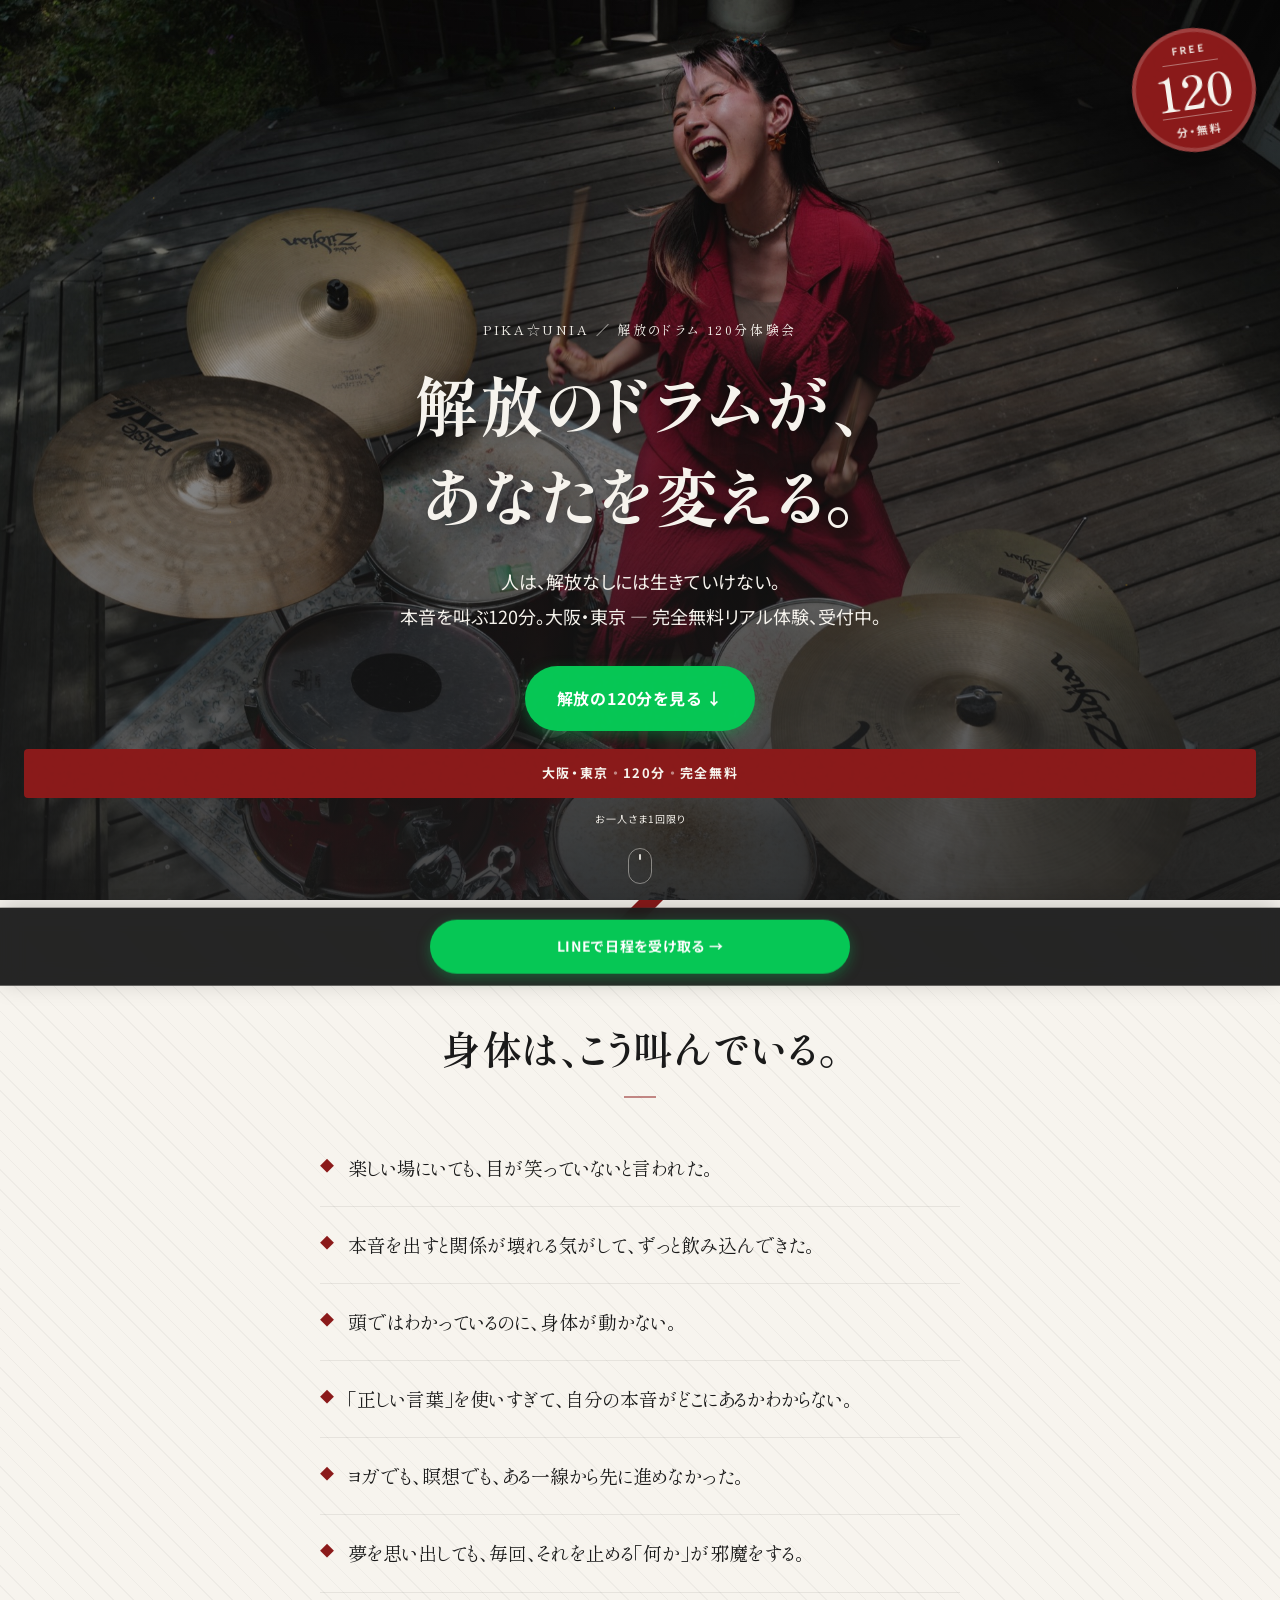
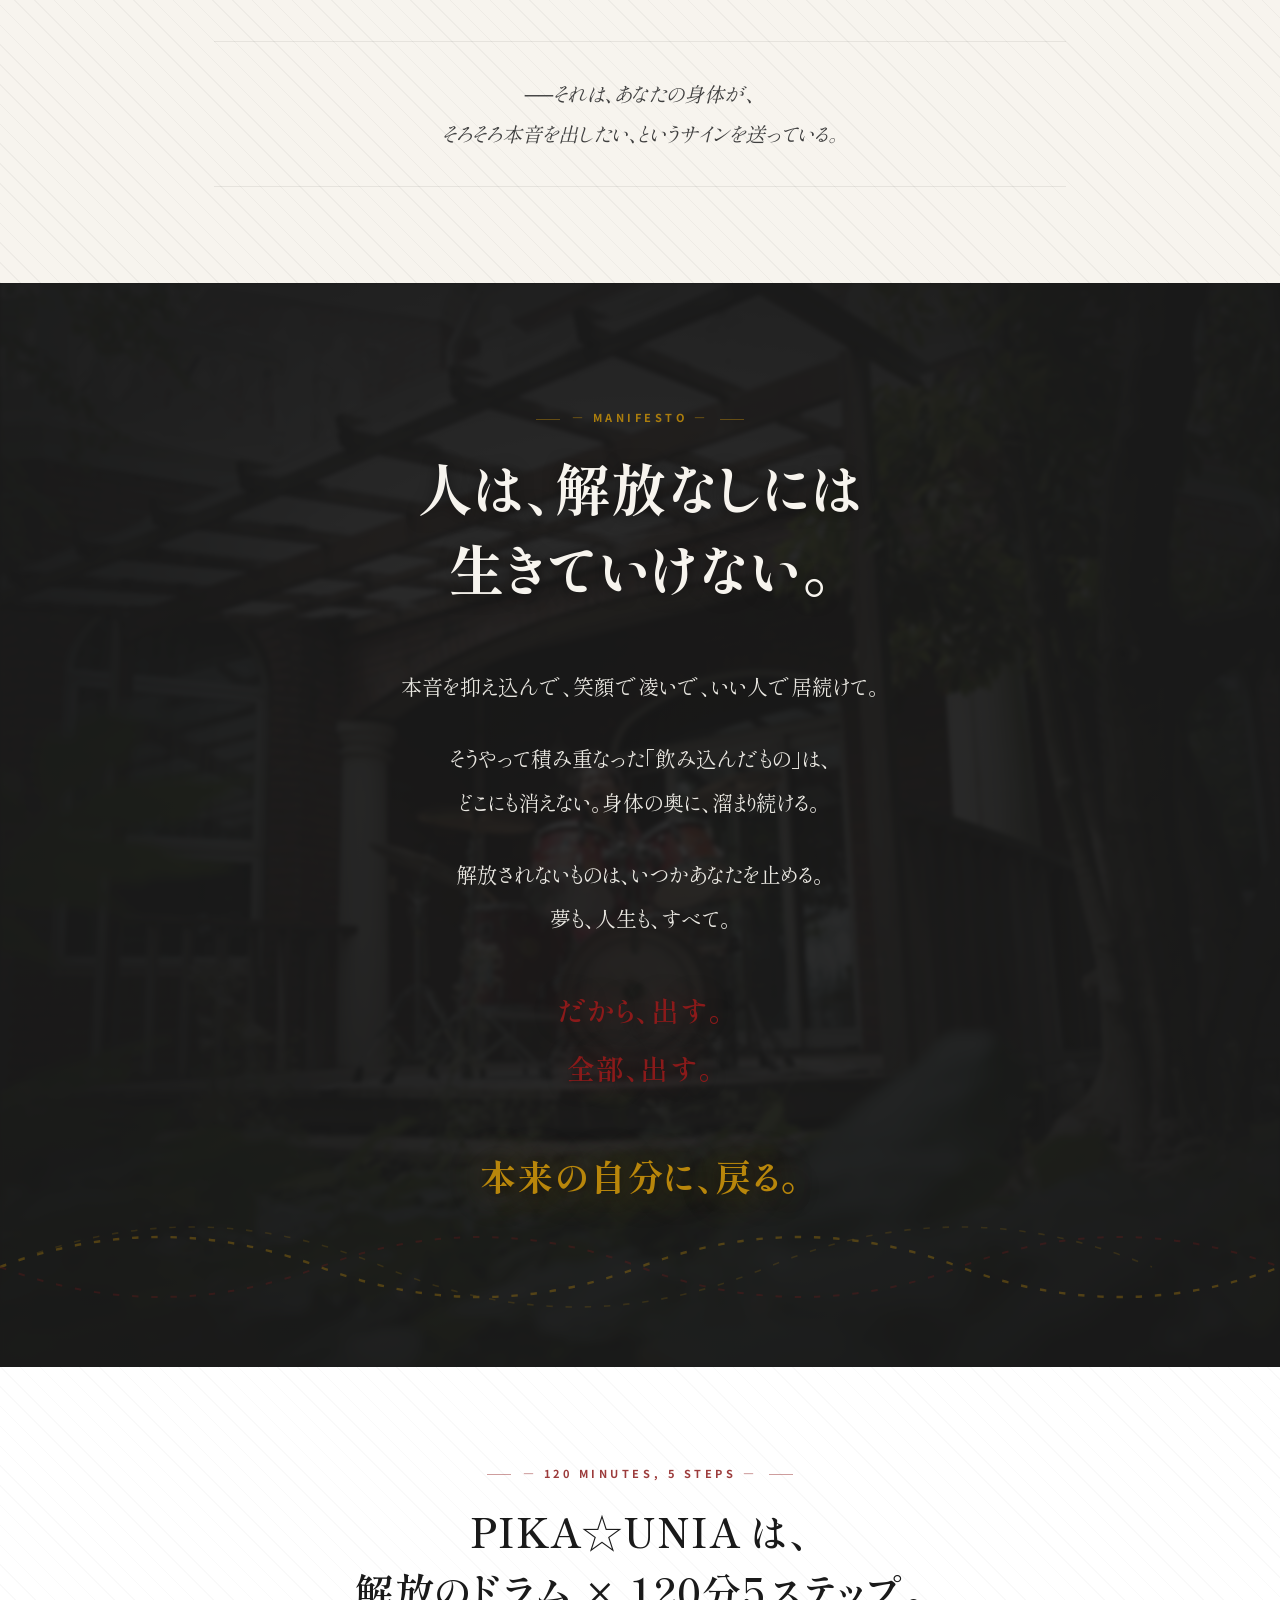
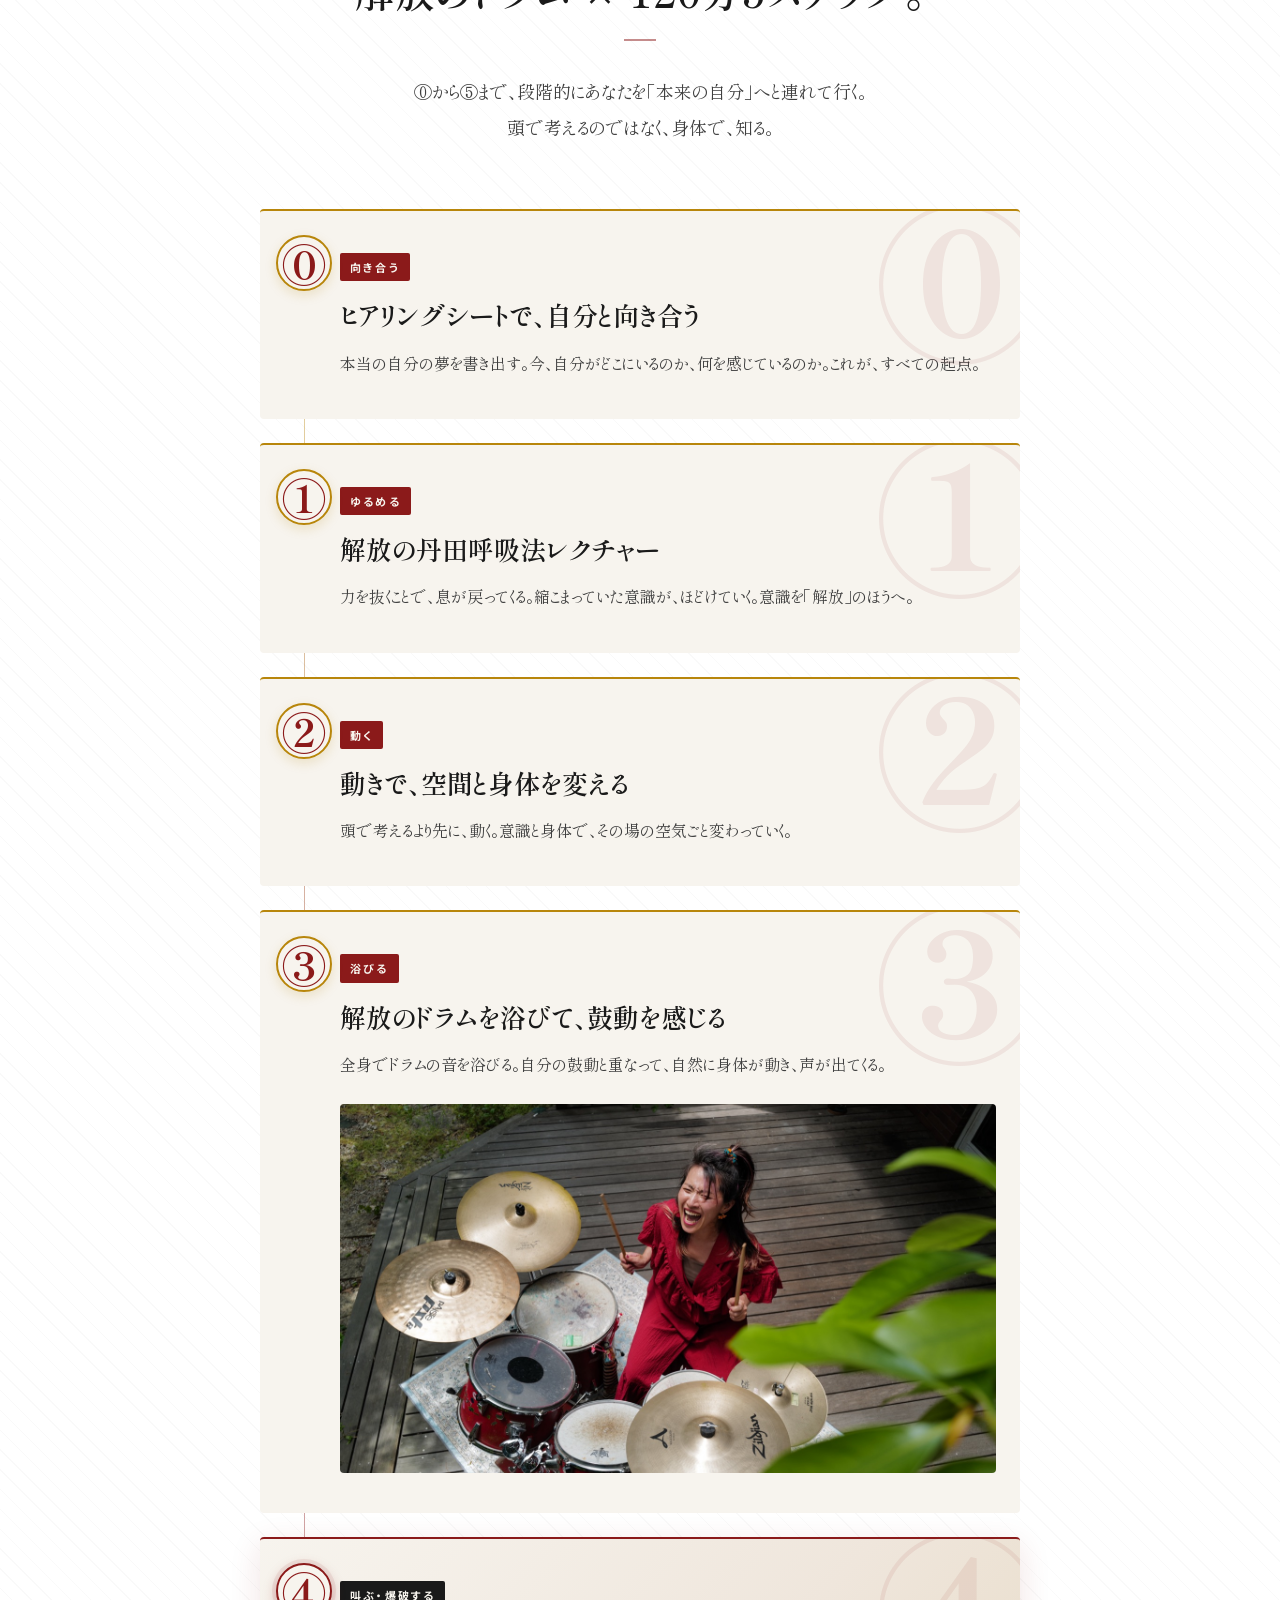
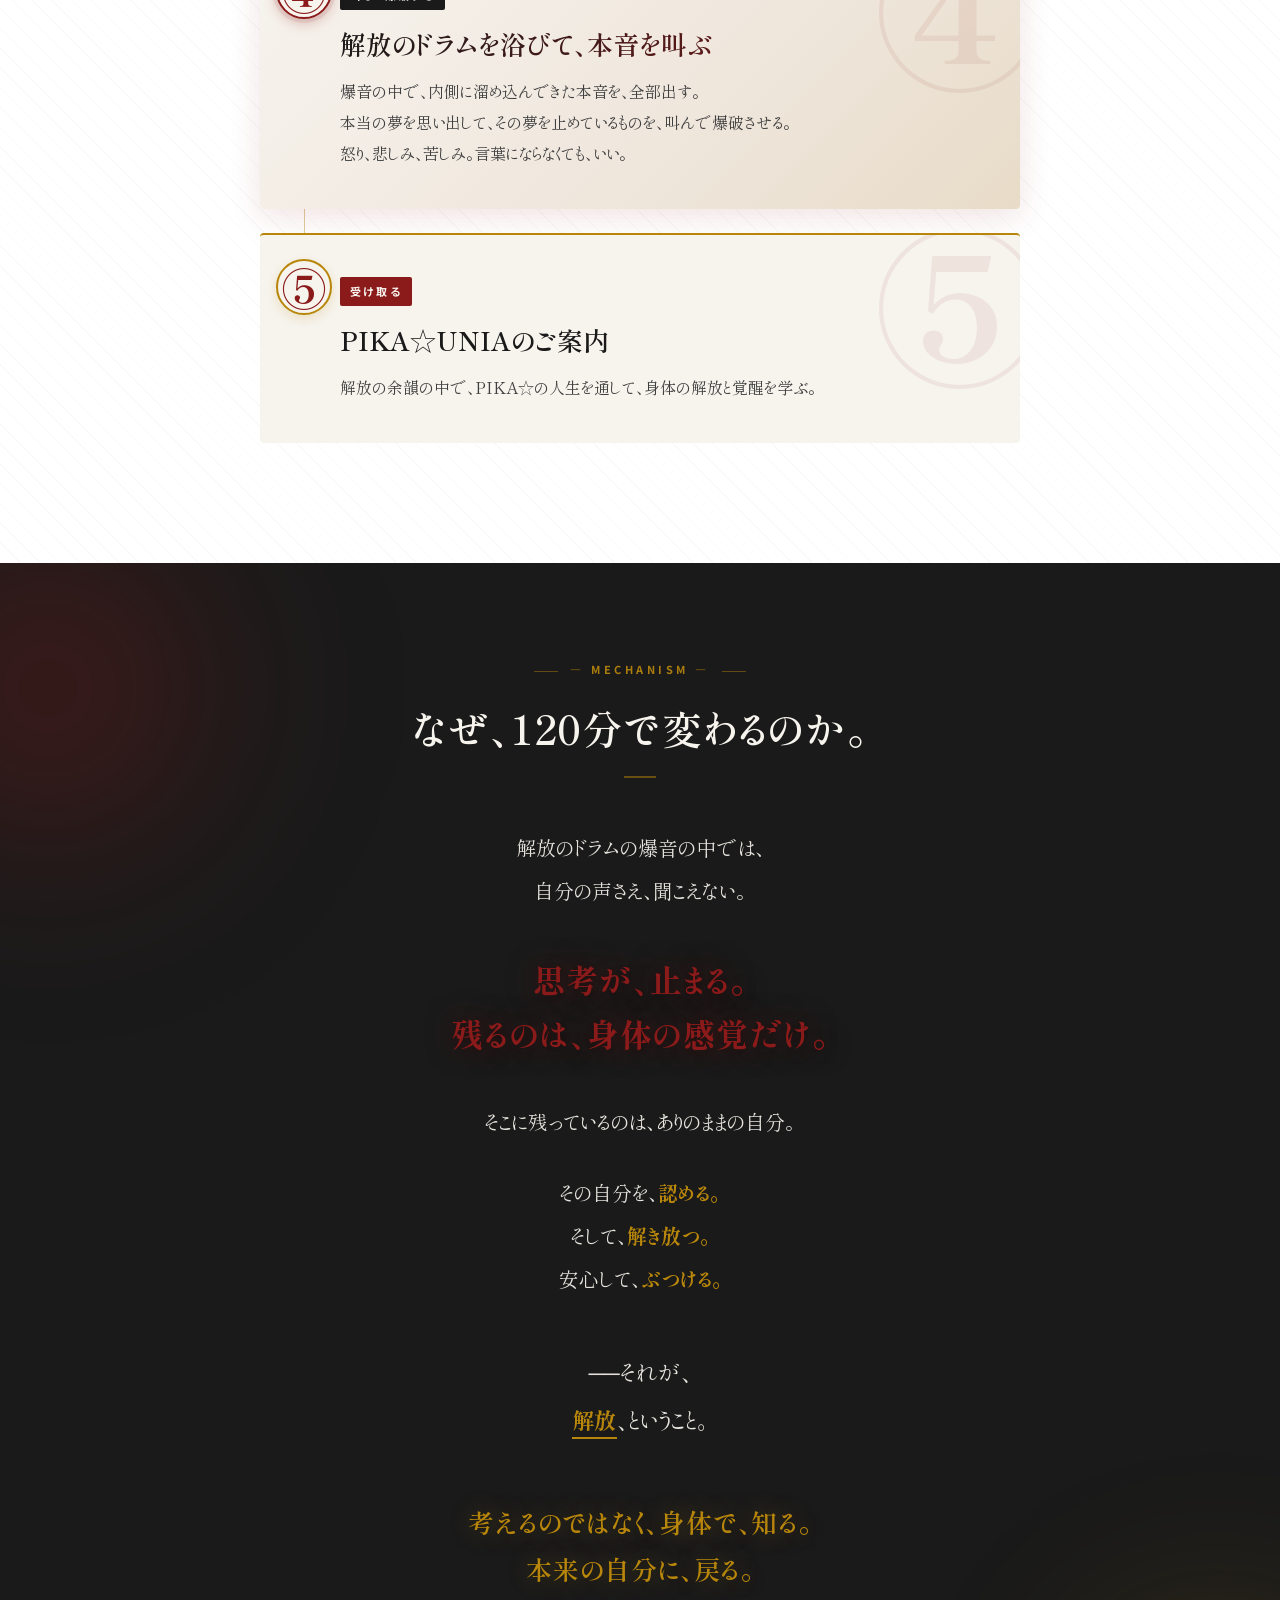
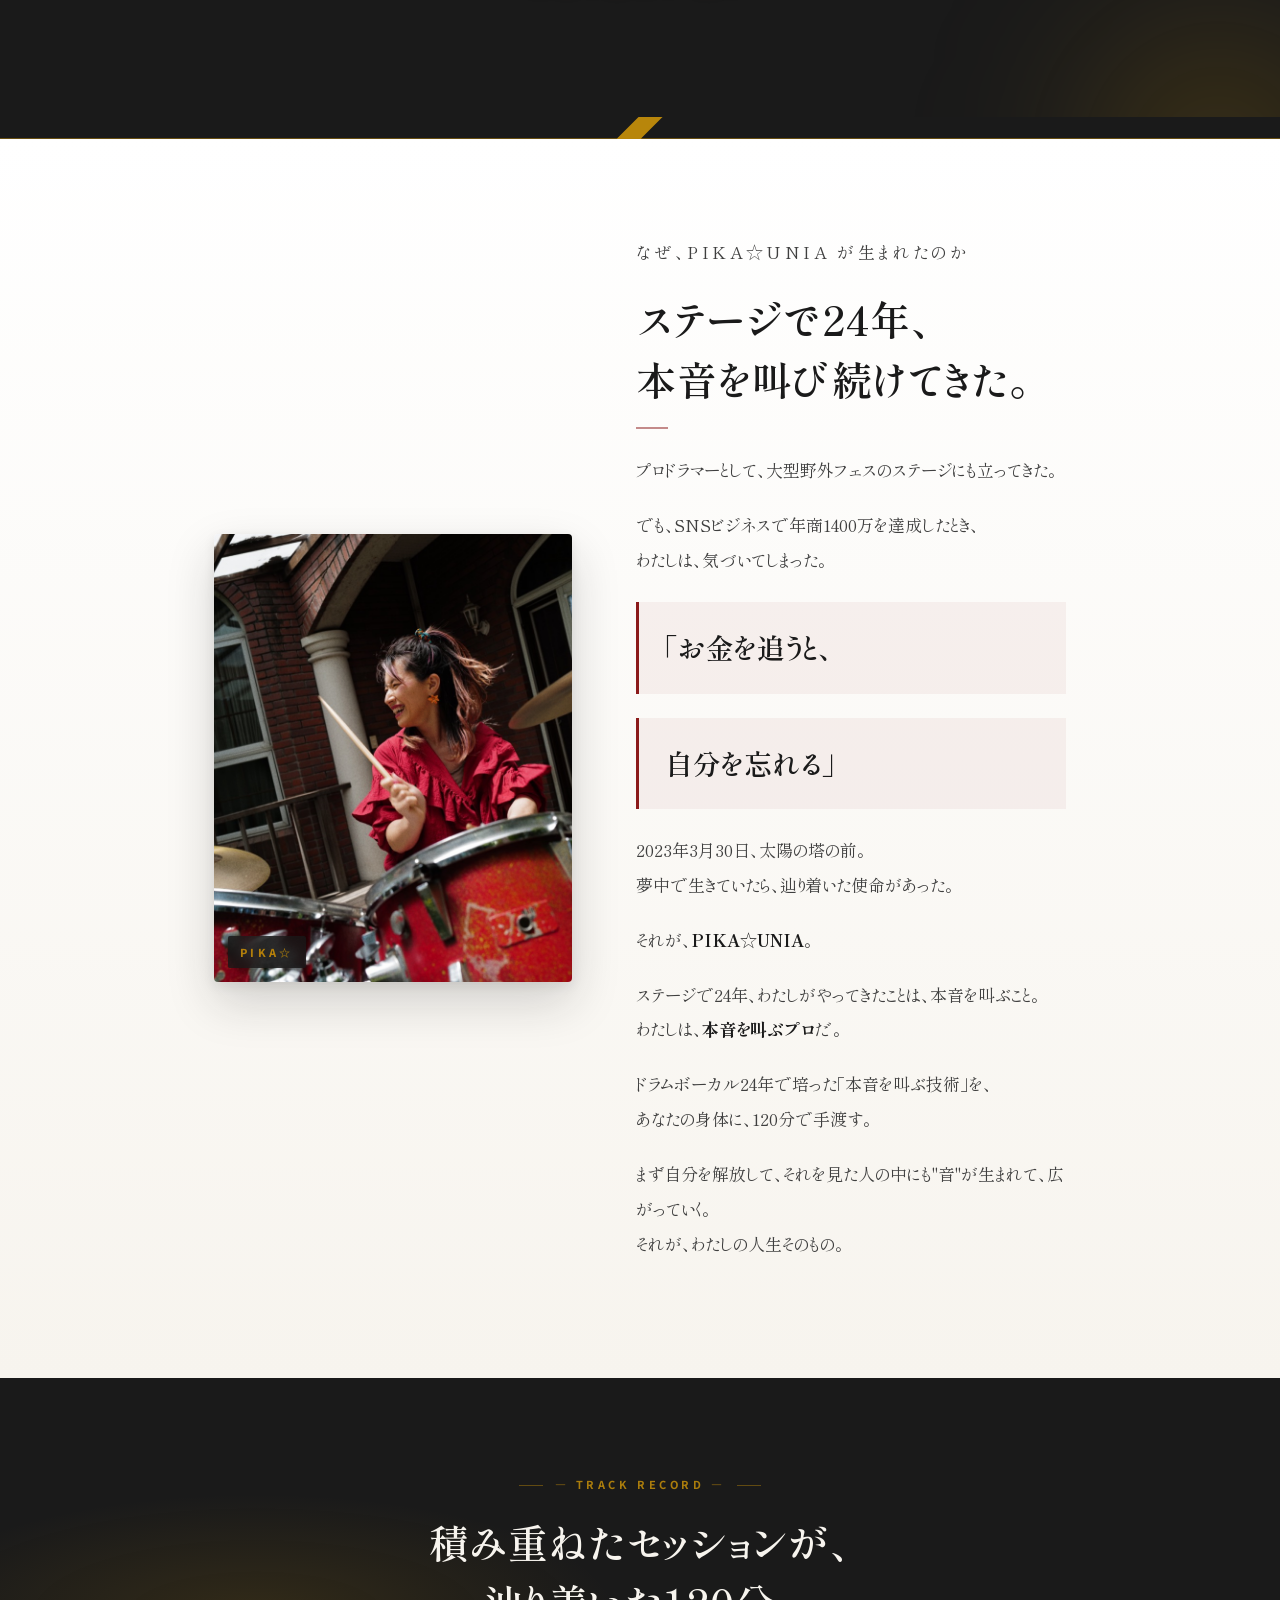
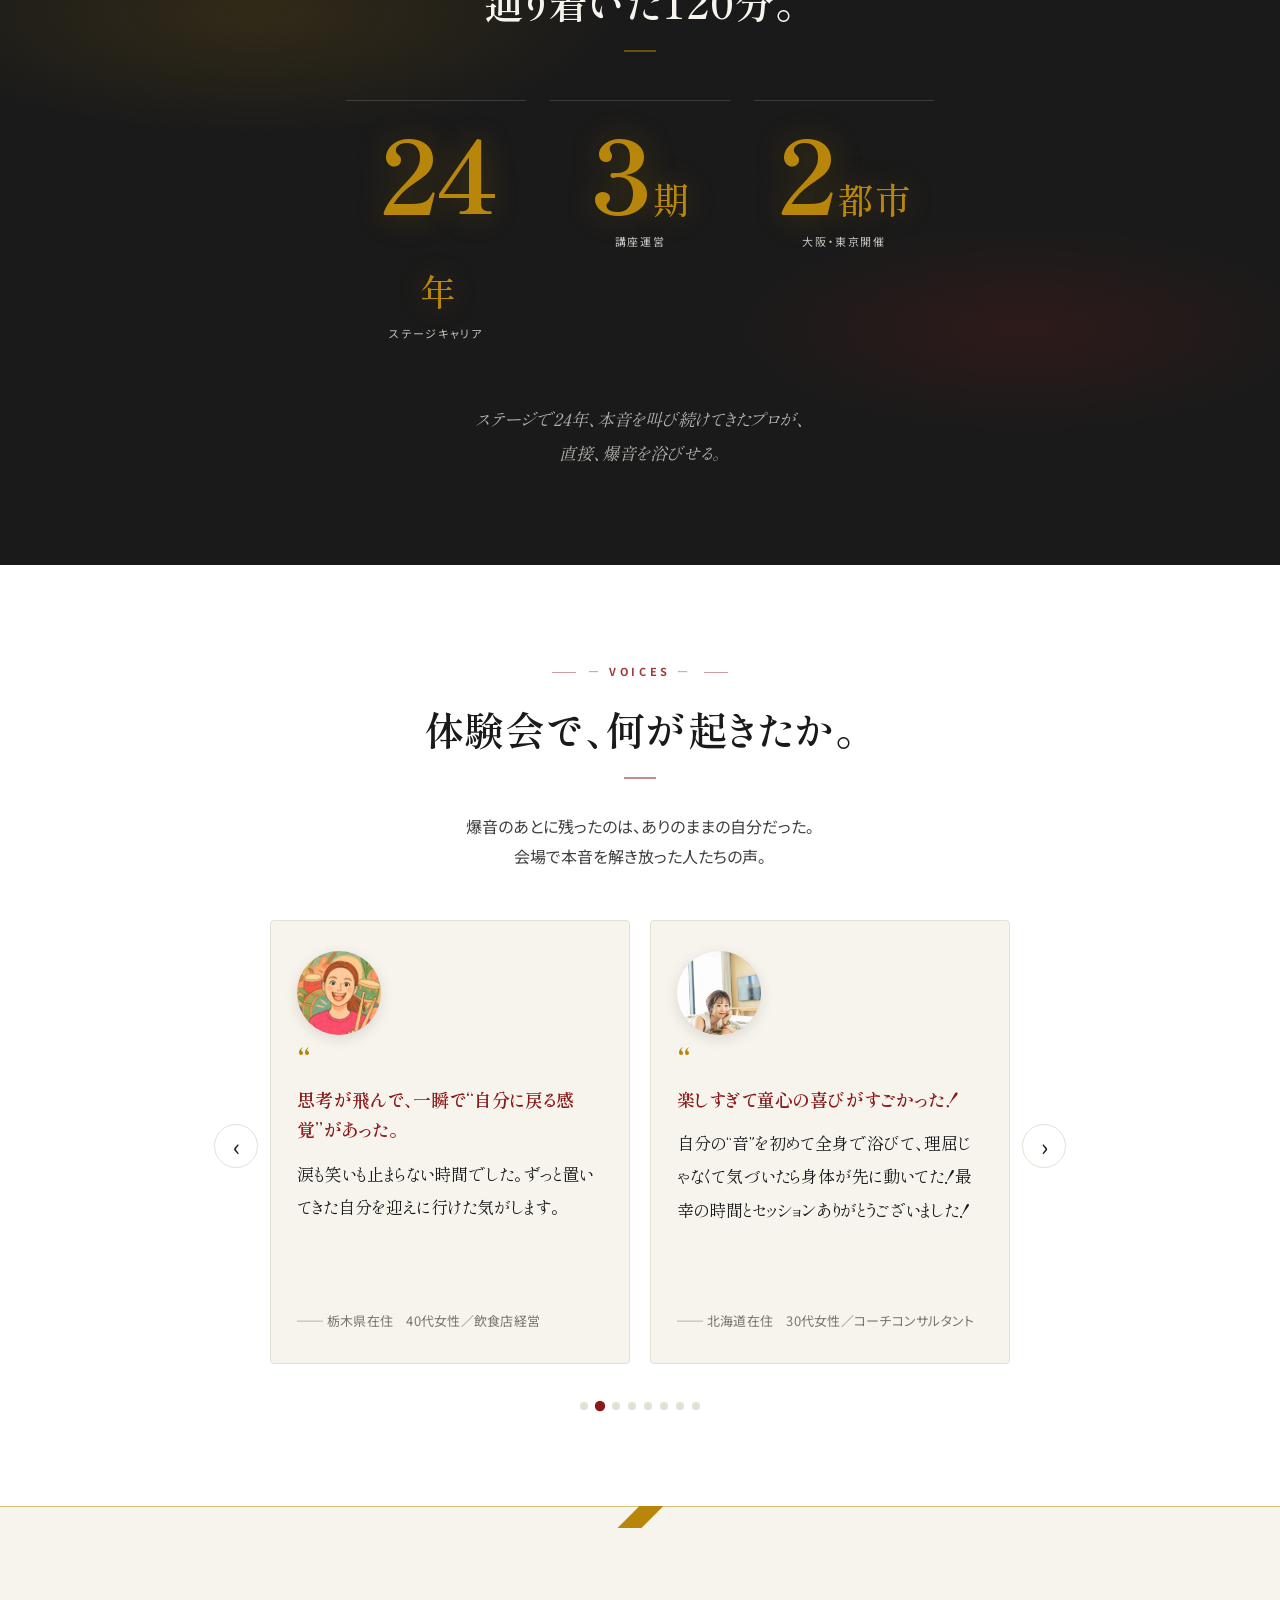
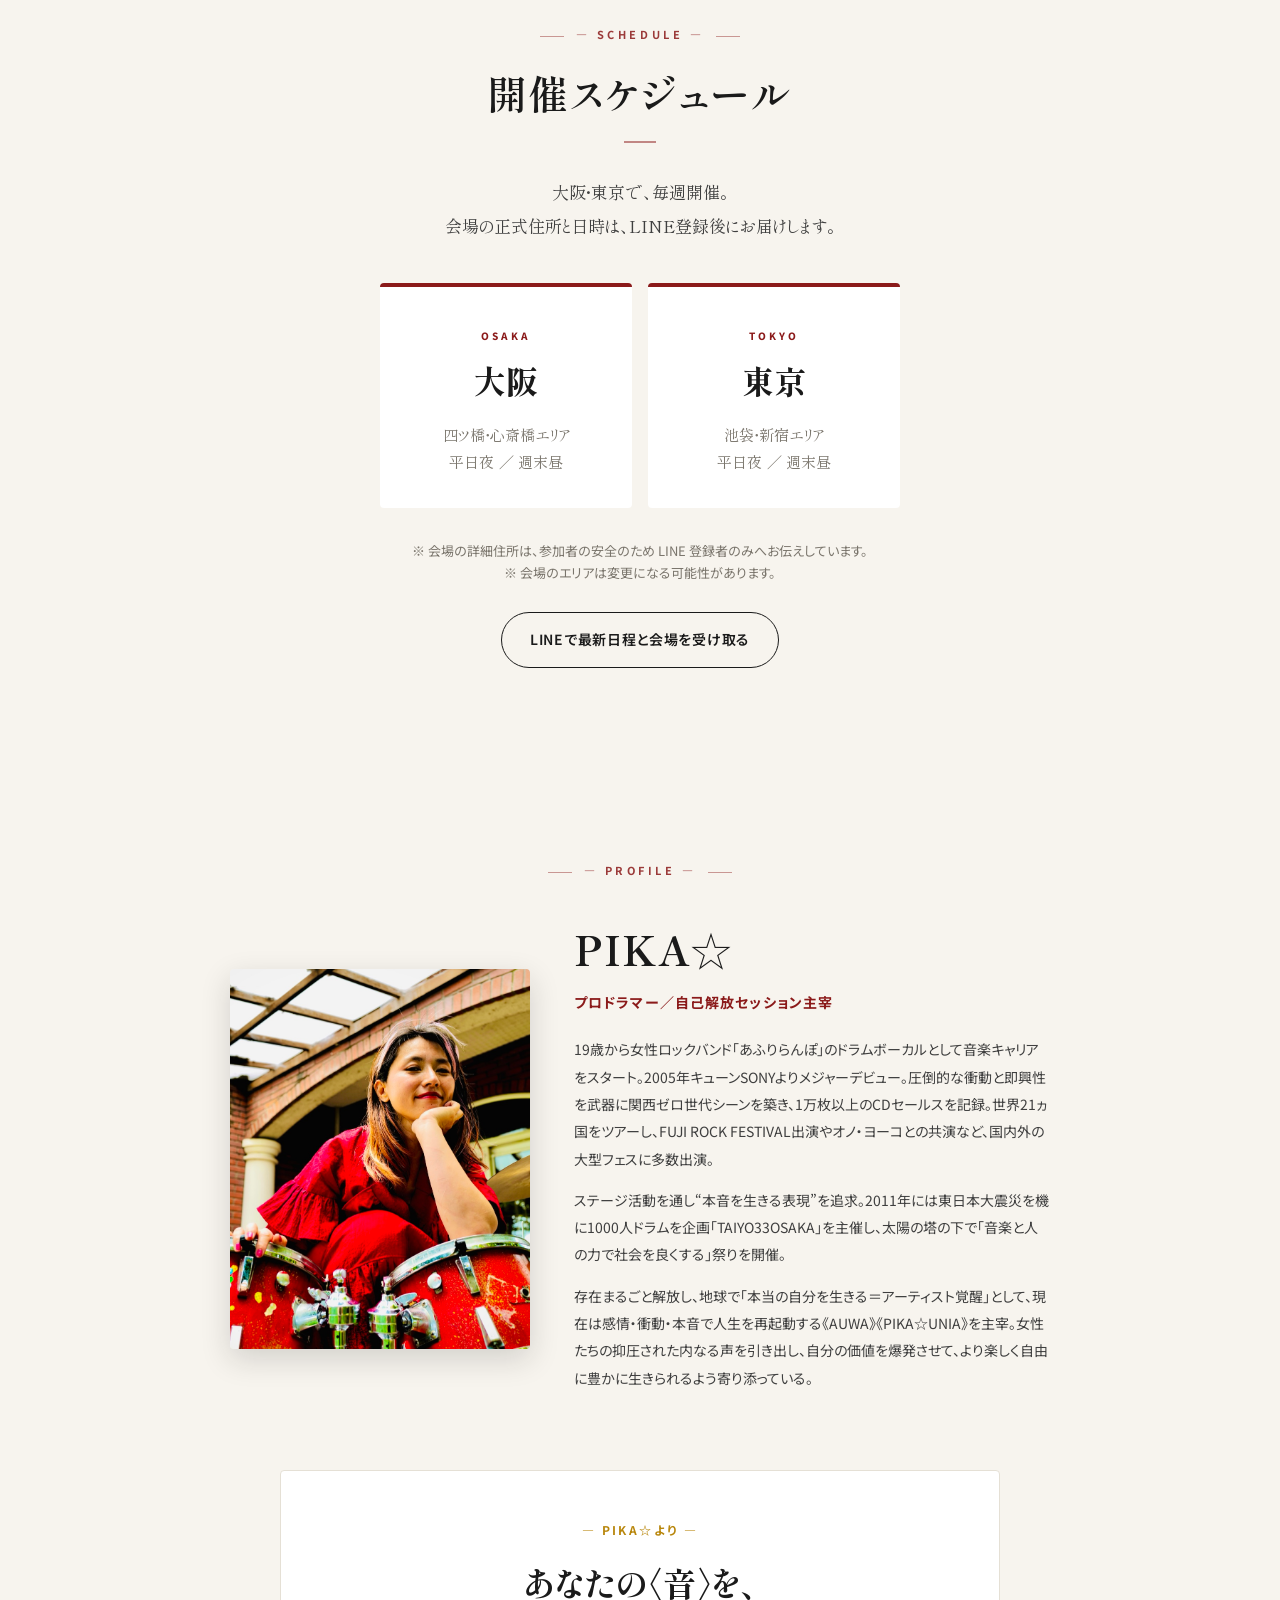
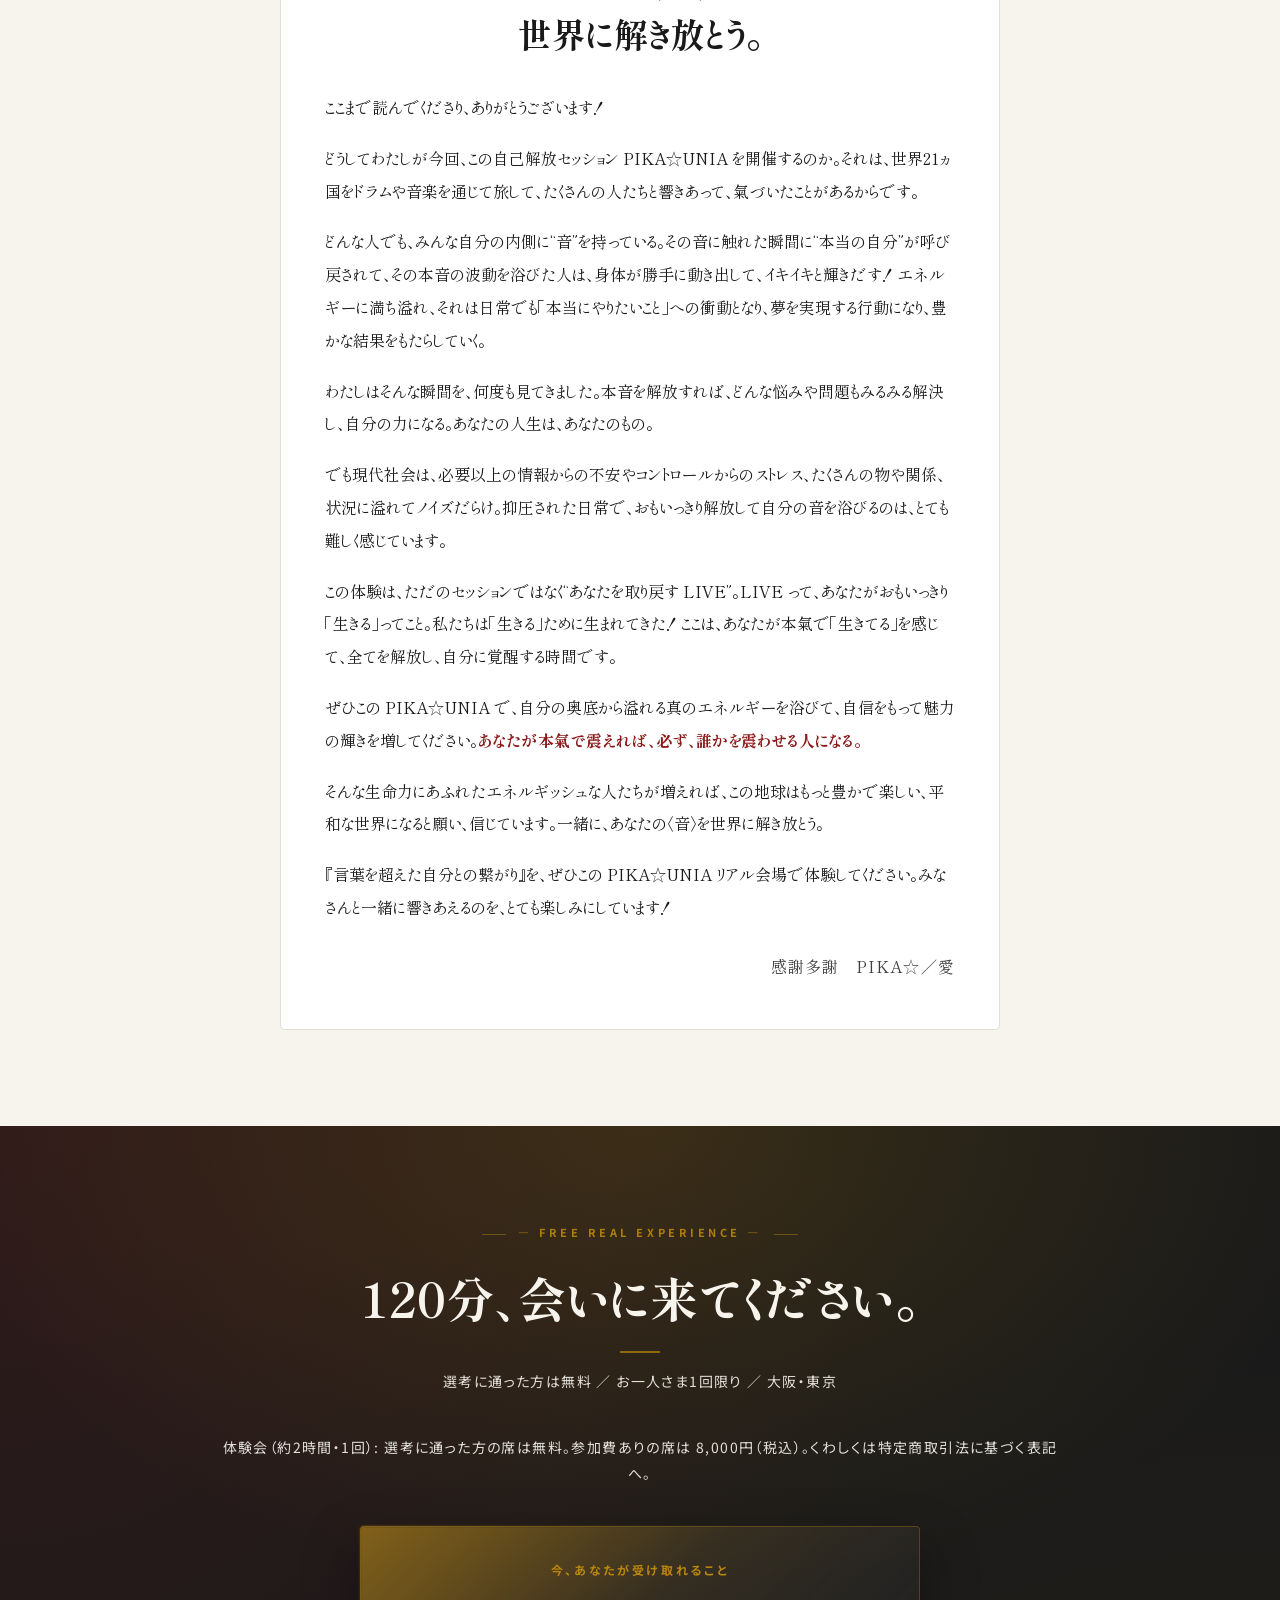
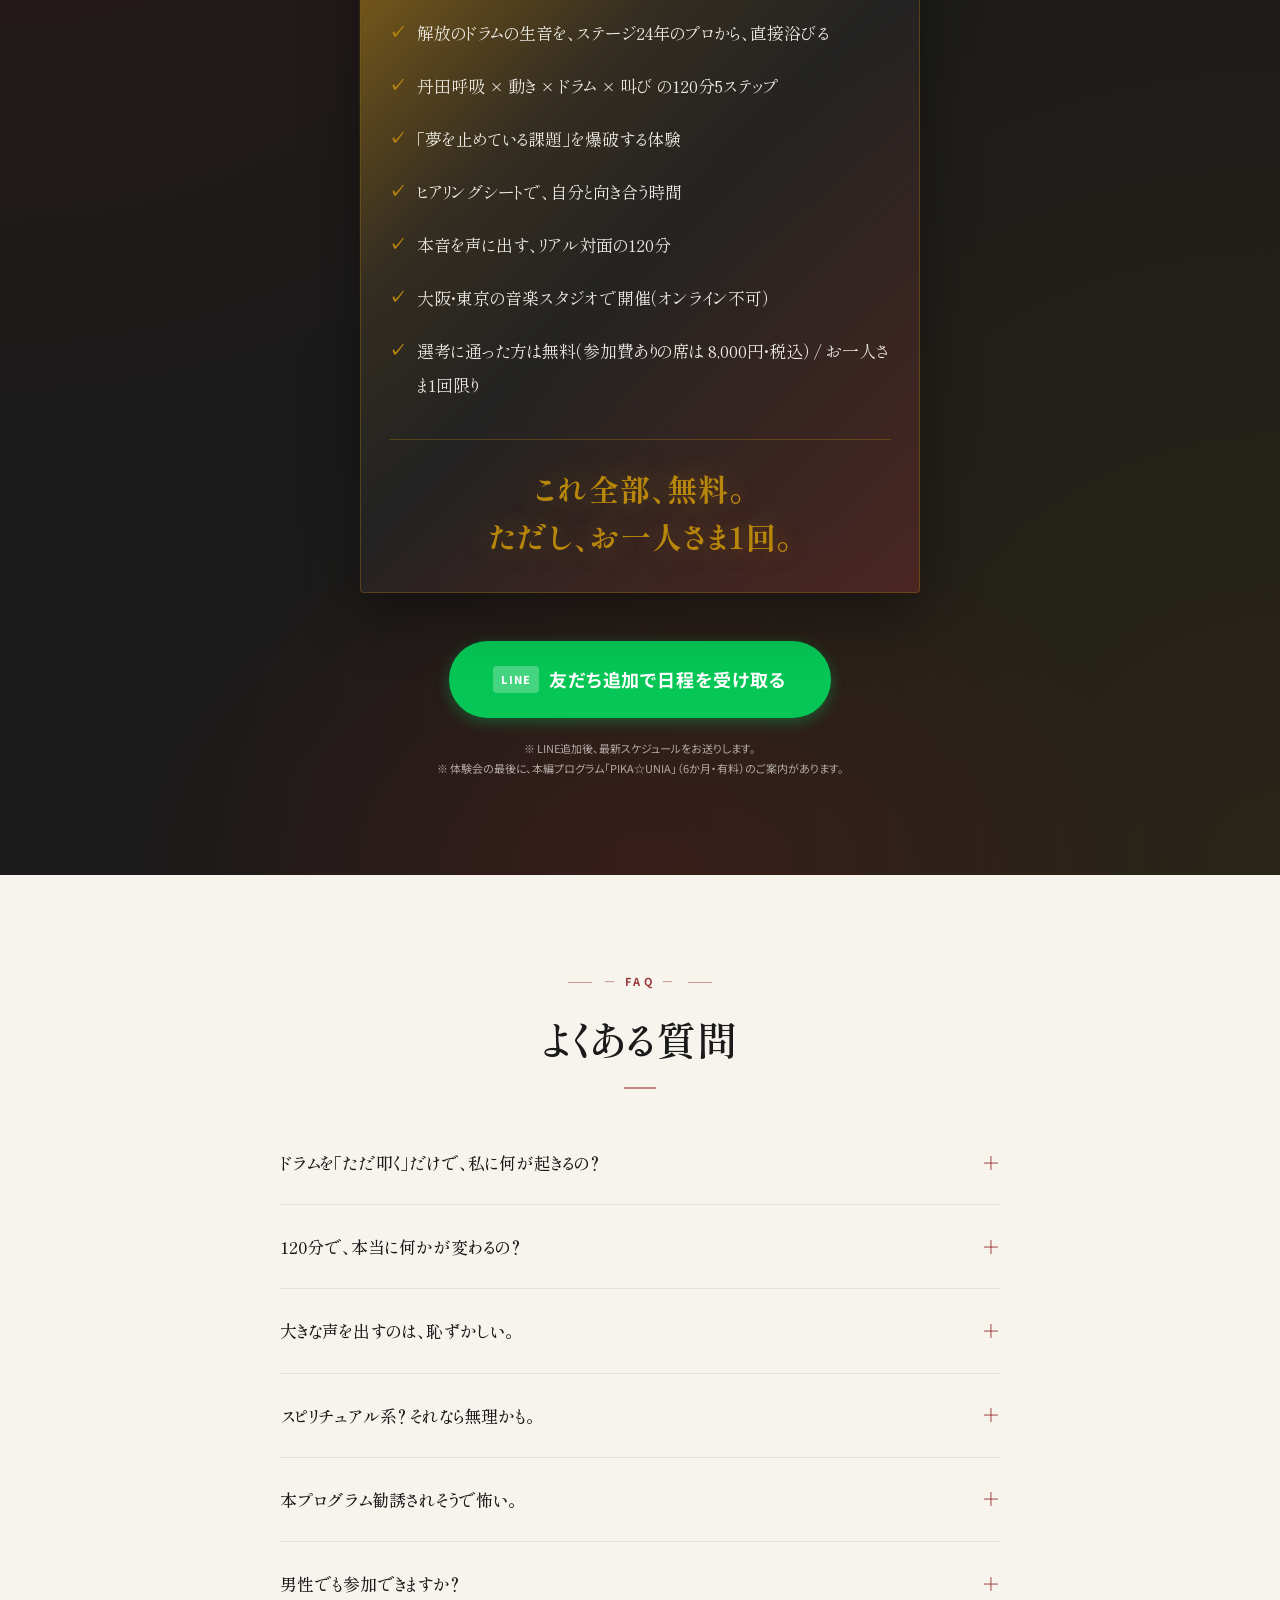
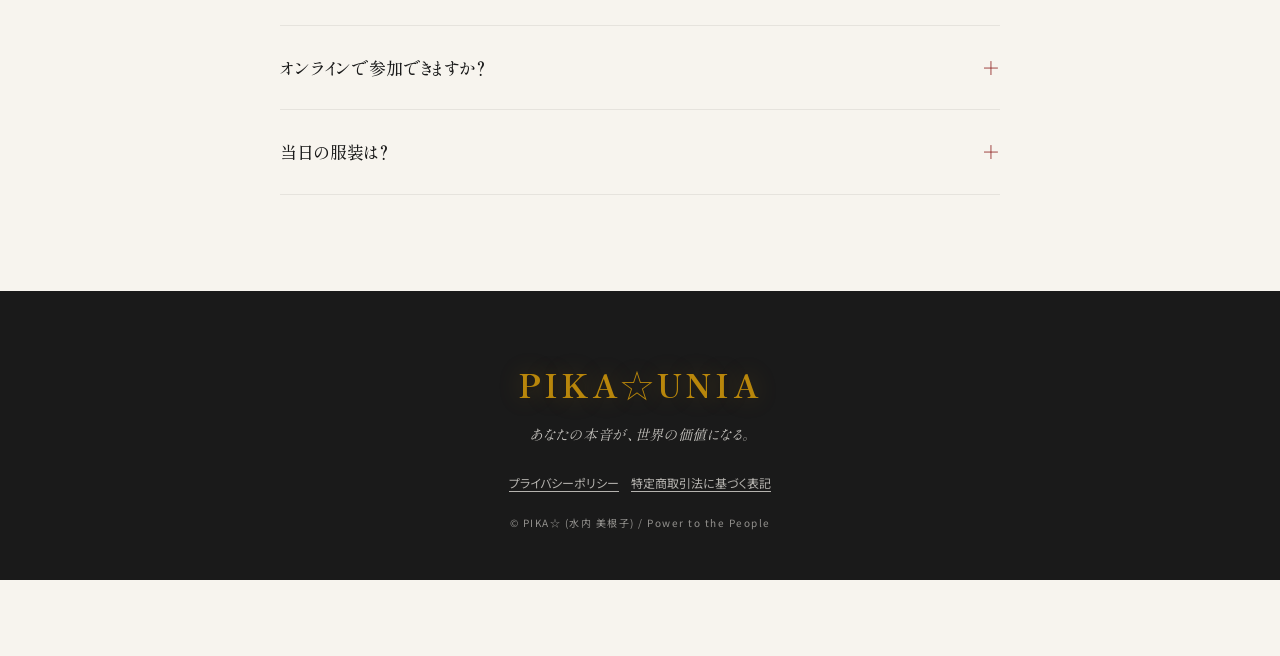
<file: index.html>
<!DOCTYPE html>
<html lang="ja">
<head>
<meta charset="UTF-8">
<meta name="viewport" content="width=device-width, initial-scale=1.0, viewport-fit=cover">
<meta name="format-detection" content="telephone=no">
<meta name="theme-color" content="#1A1A1A">
<title>解放のドラムが、あなたを変える。｜PIKA☆UNIA 120分体験会（大阪・東京）</title>
<meta name="description" content="人は、解放なしには生きていけない。解放のドラムを浴び、本音を叫ぶ120分。大阪・東京で完全無料リアル体験、受付中。お一人さま1回限り。">

<!-- OGP -->
<meta property="og:type" content="website">
<meta property="og:title" content="解放のドラムが、あなたを変える。｜PIKA☆UNIA 120分体験会">
<meta property="og:description" content="解放のドラムを浴び、本音を叫ぶ120分。PIKA☆による無料リアル体験。大阪・東京 — 受付中。">
<meta property="og:image" content="./assets/photos/og-hero.jpg">
<meta property="og:image:width" content="1200">
<meta property="og:image:height" content="630">
<meta name="twitter:card" content="summary_large_image">

<!-- Meta Pixel — Phase 1 と共通流用 (944483855222899) -->
<script>
!function(f,b,e,v,n,t,s){if(f.fbq)return;n=f.fbq=function(){n.callMethod?n.callMethod.apply(n,arguments):n.queue.push(arguments)};if(!f._fbq)f._fbq=n;n.push=n;n.loaded=!0;n.version='2.0';n.queue=[];t=b.createElement(e);t.async=!0;t.src=v;s=b.getElementsByTagName(e)[0];s.parentNode.insertBefore(t,s)}(window,document,'script','https://connect.facebook.net/en_US/fbevents.js');
fbq('init', '944483855222899');
fbq('track', 'PageView');
</script>

<!-- 自前アクセス計測 (pika-lp-analytics Worker / D1) — PIIなし・cookieなし。lp_visitors のソース -->
<script>
(function(){
  try {
    var v = new URLSearchParams(location.search).get('v') || new URLSearchParams(location.search).get('utm_content') || '';
    var u = 'https://pika-lp-analytics.pikacyu2013.workers.dev/hit?v=' + encodeURIComponent(v) + '&p=' + encodeURIComponent(location.pathname);
    (navigator.sendBeacon && navigator.sendBeacon(u)) || fetch(u, {mode:'cors', keepalive:true}).catch(function(){});
  } catch(e) {}
})();
</script>

<!-- Preload critical asset -->
<link rel="preload" as="image" href="./assets/photos/hero-portrait.jpg" fetchpriority="high">

<!-- Fonts -->
<link rel="preconnect" href="https://fonts.googleapis.com">
<link rel="preconnect" href="https://fonts.gstatic.com" crossorigin>
<link href="https://fonts.googleapis.com/css2?family=Shippori+Mincho:wght@400;500;600;700&family=Noto+Sans+JP:wght@400;500;700&display=swap" rel="stylesheet">

<link rel="stylesheet" href="./styles.css">

<!-- LINE友だち追加URL — エルメ流入経路 FDsNFP 経由（タグ付与＋ステップA自動開始）。プレーンURLだとステップAに入らずファネル断絶するため必ずこの追跡URLを使う -->
<script>window.__PIKA_CONFIG = {
  lineAddUrl: 'https://s.lmes.jp/landing-qr/2007823244-g627Jxpo?uLand=FDsNFP',      /* オーガニック(既定) */
  lineAddUrlAd: 'https://s.lmes.jp/landing-qr/2007823244-g627Jxpo?uLand=h8PD0L',    /* 有料広告経由(エルメ流入経路489115) */
  adUtmSources: ['meta', 'facebook', 'instagram', 'google']                          /* 広告と判定するutm_source値 */
};</script>
</head>
<body>

<!-- ============ HERO ============ -->
<section class="hero" id="hero" data-section="hero">
  <div class="hero-media" role="img" aria-label="PIKA☆ × 解放のドラム ステージ">
    <picture>
      <img src="./assets/photos/hero-portrait.jpg" alt="PIKA☆ × 解放のドラム" loading="eager" fetchpriority="high">
    </picture>
  </div>
  <div class="hero-ambient" aria-hidden="true"></div>
  <div class="hero-stamp" aria-hidden="true">
    <span class="stamp-line stamp-top">FREE</span>
    <span class="stamp-num">120</span>
    <span class="stamp-line stamp-bot">分・無料</span>
  </div>
  <div class="hero-content">
    <p class="hero-sub-top fade-up" style="--delay:0s">PIKA☆UNIA ／ 解放のドラム 120分体験会</p>
    <h1 class="hero-headline fade-up" style="--delay:0.1s" data-variant="A">解放のドラムが、<br>あなたを変える。</h1>
    <p class="hero-sub fade-up" style="--delay:0.25s">人は、解放なしには生きていけない。<br>本音を叫ぶ120分。大阪・東京 — 完全無料リアル体験、受付中。</p>
    <a href="#cta" class="cta-primary fade-up" style="--delay:0.4s" data-track="hero_cta">解放の120分を見る ↓</a>
    <div class="hero-anchor-stripe fade-up" style="--delay:0.55s">
      <span>大阪・東京</span>
      <span>120分</span>
      <span>完全無料</span>
    </div>
    <p class="hero-meta-fine fade-up" style="--delay:0.7s">お一人さま1回限り</p>
  </div>
  <div class="hero-scroll-hint" aria-hidden="true"><span></span></div>
</section>

<div class="diag-divider" aria-hidden="true"></div>

<!-- ============ PROBLEM ============ -->
<section class="problem" id="problem" data-section="problem">
  <div class="section-overlay-pattern" aria-hidden="true"></div>
  <div class="container">
    <h2 class="section-heading">身体は、こう叫んでいる。</h2>
    <ul class="pain-list">
      <li>楽しい場にいても、目が笑っていないと言われた。</li>
      <li>本音を出すと関係が壊れる気がして、ずっと飲み込んできた。</li>
      <li>頭ではわかっているのに、身体が動かない。</li>
      <li>「正しい言葉」を使いすぎて、自分の本音がどこにあるかわからない。</li>
      <li>ヨガでも、瞑想でも、ある一線から先に進めなかった。</li>
      <li>夢を思い出しても、毎回、それを止める「何か」が邪魔をする。</li>
    </ul>
    <p class="pain-close">──それは、あなたの身体が、<br>そろそろ本音を出したい、というサインを送っている。</p>
  </div>
</section>

<!-- ============ MANIFESTO（核命題） ============ -->
<section class="manifesto" id="manifesto" data-section="manifesto">
  <div class="manifesto-media" aria-hidden="true">
    <img src="./assets/photos/manifesto-bg.jpg" alt="" loading="lazy">
  </div>
  <div class="manifesto-waves" aria-hidden="true">
    <svg viewBox="0 0 800 100" preserveAspectRatio="none" xmlns="http://www.w3.org/2000/svg">
      <path class="wave-path wave-1" d="M0,50 Q100,20 200,50 T400,50 T600,50 T800,50" fill="none" stroke="currentColor" stroke-width="1.2"/>
      <path class="wave-path wave-2" d="M0,50 Q100,80 200,50 T400,50 T600,50 T800,50" fill="none" stroke="currentColor" stroke-width="1"/>
      <path class="wave-path wave-3" d="M0,50 Q120,10 240,50 T480,50 T720,50" fill="none" stroke="currentColor" stroke-width="0.8"/>
    </svg>
  </div>
  <div class="container manifesto-content">
    <span class="manifesto-eyebrow">— Manifesto —</span>
    <h2 class="manifesto-headline">人は、解放なしには<br>生きていけない。</h2>
    <div class="manifesto-body">
      <p>本音を抑え込んで、笑顔で凌いで、いい人で居続けて。</p>
      <p>そうやって積み重なった「飲み込んだもの」は、<br>どこにも消えない。身体の奥に、溜まり続ける。</p>
      <p>解放されないものは、いつかあなたを止める。<br>夢も、人生も、すべて。</p>
      <p class="manifesto-action">だから、出す。<br>全部、出す。</p>
      <p class="manifesto-final">本来の自分に、戻る。</p>
    </div>
  </div>
</section>

<!-- ============ SOLUTION（120分5ステップ） ============ -->
<section class="solution" id="solution" data-section="solution">
  <div class="section-overlay-pattern light" aria-hidden="true"></div>
  <div class="container">
    <p class="section-eyebrow">— 120 minutes, 5 steps —</p>
    <h2 class="section-heading">PIKA☆UNIA は、<br>解放のドラム × 120分5ステップ。</h2>
    <p class="solution-lead">⓪から⑤まで、段階的にあなたを「本来の自分」へと連れて行く。<br>頭で考えるのではなく、身体で、知る。</p>

    <ol class="step-list">
      <li class="step" data-num="⓪">
        <span class="step-num">⓪</span>
        <span class="step-verb">向き合う</span>
        <h3 class="step-title">ヒアリングシートで、自分と向き合う</h3>
        <p class="step-desc">本当の自分の夢を書き出す。今、自分がどこにいるのか、何を感じているのか。これが、すべての起点。</p>
      </li>
      <li class="step" data-num="①">
        <span class="step-num">①</span>
        <span class="step-verb">ゆるめる</span>
        <h3 class="step-title">解放の丹田呼吸法レクチャー</h3>
        <p class="step-desc">力を抜くことで、息が戻ってくる。縮こまっていた意識が、ほどけていく。意識を「解放」のほうへ。</p>
      </li>
      <li class="step" data-num="②">
        <span class="step-num">②</span>
        <span class="step-verb">動く</span>
        <h3 class="step-title">動きで、空間と身体を変える</h3>
        <p class="step-desc">頭で考えるより先に、動く。意識と身体で、その場の空気ごと変わっていく。</p>
      </li>
      <li class="step step-drum" data-num="③">
        <span class="step-num">③</span>
        <span class="step-verb">浴びる</span>
        <h3 class="step-title">解放のドラムを浴びて、鼓動を感じる</h3>
        <p class="step-desc">全身でドラムの音を浴びる。自分の鼓動と重なって、自然に身体が動き、声が出てくる。</p>
        <div class="step-media" aria-hidden="true">
          <img src="./assets/photos/step-3-drum.jpg" alt="" loading="lazy">
        </div>
      </li>
      <li class="step step-scream" data-num="④">
        <span class="step-num">④</span>
        <span class="step-verb">叫ぶ・爆破する</span>
        <h3 class="step-title">解放のドラムを浴びて、本音を叫ぶ</h3>
        <p class="step-desc">爆音の中で、内側に溜め込んできた本音を、全部出す。<br>本当の夢を思い出して、その夢を止めているものを、叫んで爆破させる。<br>怒り、悲しみ、苦しみ。言葉にならなくても、いい。</p>
      </li>
      <li class="step" data-num="⑤">
        <span class="step-num">⑤</span>
        <span class="step-verb">受け取る</span>
        <h3 class="step-title">PIKA☆UNIAのご案内</h3>
        <p class="step-desc">解放の余韻の中で、PIKA☆の人生を通して、身体の解放と覚醒を学ぶ。</p>
      </li>
    </ol>
  </div>
</section>

<!-- ============ MECHANISM（メカニズム言語化） ============ -->
<section class="mechanism" id="mechanism" data-section="mechanism">
  <div class="mechanism-orb mechanism-orb-1" aria-hidden="true"></div>
  <div class="mechanism-orb mechanism-orb-2" aria-hidden="true"></div>
  <div class="container">
    <p class="section-eyebrow on-ink">— Mechanism —</p>
    <h2 class="section-heading mechanism-heading">なぜ、120分で変わるのか。</h2>
    <div class="mechanism-body">
      <p>解放のドラムの爆音の中では、<br>自分の声さえ、聞こえない。</p>
      <p class="mechanism-key">思考が、止まる。<br>残るのは、身体の感覚だけ。</p>
      <p>そこに残っているのは、ありのままの自分。</p>
      <p>その自分を、<strong>認める。</strong><br>そして、<strong>解き放つ。</strong><br>安心して、<strong>ぶつける。</strong></p>
      <p class="mechanism-conclusion">──それが、<br><span class="mechanism-conclusion-key">解放</span>、ということ。</p>
      <p class="mechanism-tagline">考えるのではなく、身体で、知る。<br>本来の自分に、戻る。</p>
    </div>
  </div>
</section>

<div class="diag-divider on-ink" aria-hidden="true"></div>

<!-- ============ ORIGIN ============ -->
<section class="origin" id="origin" data-section="origin">
  <div class="container origin-wrap">
    <div class="origin-media">
      <img src="./assets/photos/origin-drums.jpg" alt="PIKA☆ × ドラム × ステージ" loading="lazy">
      <span class="origin-media-tag" aria-hidden="true">PIKA☆</span>
    </div>
    <div class="origin-text">
      <p class="origin-label">なぜ、PIKA☆UNIA が生まれたのか</p>
      <h2 class="section-heading">ステージで24年、<br>本音を叫び続けてきた。</h2>
      <p>プロドラマーとして、大型野外フェスのステージにも立ってきた。</p>
      <p>でも、SNSビジネスで年商1400万を達成したとき、<br>わたしは、気づいてしまった。</p>
      <p class="origin-quote">「お金を追うと、</p>
      <p class="origin-quote">自分を忘れる」</p>
      <p>2023年3月30日、太陽の塔の前。<br>夢中で生きていたら、辿り着いた使命があった。</p>
      <p>それが、<strong>PIKA☆UNIA</strong>。</p>
      <p>ステージで24年、わたしがやってきたことは、本音を叫ぶこと。<br>わたしは、<strong>本音を叫ぶプロ</strong>だ。</p>
      <p>ドラムボーカル24年で培った「本音を叫ぶ技術」を、<br>あなたの身体に、120分で手渡す。</p>
      <p>まず自分を解放して、それを見た人の中にも"音"が生まれて、広がっていく。<br>それが、わたしの人生そのもの。</p>
    </div>
  </div>
</section>

<!-- ============ PROOF ============ -->
<section class="proof" id="proof" data-section="proof">
  <div class="proof-aurora" aria-hidden="true"></div>
  <div class="container">
    <p class="section-eyebrow on-ink">— Track Record —</p>
    <h2 class="section-heading">積み重ねたセッションが、<br>辿り着いた120分。</h2>
    <ul class="proof-grid">
      <li><span class="proof-num">24<small>年</small></span><span class="proof-label">ステージキャリア</span></li>
      <li><span class="proof-num">3<small>期</small></span><span class="proof-label">講座運営</span></li>
      <li><span class="proof-num">2<small>都市</small></span><span class="proof-label">大阪・東京開催</span></li>
    </ul>
    <p class="proof-close">ステージで24年、本音を叫び続けてきたプロが、<br>直接、爆音を浴びせる。</p>
  </div>
</section>

<!-- ============ VOICE（体験会参加者の声 — スライダー） ============
     カードは script.js の VOICES 配列から動的描画（MR-11: データ駆動）。
     ⚠️ 実在の声のみ掲載。捏造は禁止。2026-07-24 から実証言8件を掲載中。載せるのは掲載許可の記録がある声だけ（WS5 論点表 B6）。 -->
<section class="voice fade-in" id="voice" data-section="voice" data-state="sample">
  <div class="container">
    <p class="section-eyebrow">— Voices —</p>
    <h2 class="section-heading">体験会で、何が起きたか。</h2>
    <p class="voice-lead">爆音のあとに残ったのは、ありのままの自分だった。<br>会場で本音を解き放った人たちの声。</p>

    <div class="voice-carousel">
      <button class="voice-arrow voice-arrow--prev" type="button" aria-label="前の声へ" data-carousel-prev>&lsaquo;</button>
      <ul class="voice-track" data-carousel-track role="list"><!-- script.js が描画 --></ul>
      <button class="voice-arrow voice-arrow--next" type="button" aria-label="次の声へ" data-carousel-next>&rsaquo;</button>
    </div>

    <div class="voice-dots" data-carousel-dots></div>
  </div>
</section>

<div class="diag-divider gold" aria-hidden="true"></div>

<!-- ============ DATES ============ -->
<section class="dates" id="dates" data-section="dates">
  <div class="container">
    <p class="section-eyebrow">— Schedule —</p>
    <h2 class="section-heading">開催スケジュール</h2>
    <p class="dates-lead">大阪・東京で、毎週開催。<br>会場の正式住所と日時は、LINE登録後にお届けします。</p>
    <div class="city-grid">
      <div class="city-card">
        <span class="city-tag">OSAKA</span>
        <h3>大阪</h3>
        <p class="city-detail">四ツ橋・心斎橋エリア<br>平日夜 ／ 週末昼</p>
      </div>
      <div class="city-card">
        <span class="city-tag">TOKYO</span>
        <h3>東京</h3>
        <p class="city-detail">池袋・新宿エリア<br>平日夜 ／ 週末昼</p>
      </div>
    </div>
    <p class="dates-note">※ 会場の詳細住所は、参加者の安全のため LINE 登録者のみへお伝えしています。<br>※ 会場のエリアは変更になる可能性があります。</p>
    <a href="#cta" class="cta-secondary" data-track="dates_cta" data-line-cta>LINEで最新日程と会場を受け取る</a>
  </div>
</section>

<!-- ============ PROFILE & MESSAGE（講師 PIKA☆） ============ -->
<section class="profile" id="profile" data-section="profile">
  <div class="container">
    <p class="section-eyebrow">— Profile —</p>
    <div class="profile-layout">
      <figure class="profile-photo">
        <img src="./assets/photos/pika-profile.jpg" alt="PIKA☆（水内 美根子）— プロドラマー" loading="lazy">
      </figure>
      <div class="profile-body">
        <h2 class="profile-name">PIKA☆</h2>
        <p class="profile-role">プロドラマー／自己解放セッション主宰</p>
        <p>19歳から女性ロックバンド「あふりらんぽ」のドラムボーカルとして音楽キャリアをスタート。2005年キューンSONYよりメジャーデビュー。圧倒的な衝動と即興性を武器に関西ゼロ世代シーンを築き、1万枚以上のCDセールスを記録。世界21ヵ国をツアーし、FUJI ROCK FESTIVAL出演やオノ・ヨーコとの共演など、国内外の大型フェスに多数出演。</p>
        <p>ステージ活動を通し“本音を生きる表現”を追求。2011年には東日本大震災を機に1000人ドラムを企画「TAIYO33OSAKA」を主催し、太陽の塔の下で「音楽と人の力で社会を良くする」祭りを開催。</p>
        <p>存在まるごと解放し、地球で「本当の自分を生きる＝アーティスト覚醒」として、現在は感情・衝動・本音で人生を再起動する《AUWA》《PIKA☆UNIA》を主宰。女性たちの抑圧された内なる声を引き出し、自分の価値を爆発させて、より楽しく自由に豊かに生きられるよう寄り添っている。</p>
      </div>
    </div>

    <div class="pika-message">
      <p class="message-eyebrow">— PIKA☆より —</p>
      <h3 class="message-heading">あなたの〈音〉を、<br>世界に解き放とう。</h3>
      <div class="message-body">
        <p>ここまで読んでくださり、ありがとうございます！</p>
        <p>どうしてわたしが今回、この自己解放セッション PIKA☆UNIA を開催するのか。それは、世界21ヵ国をドラムや音楽を通じて旅して、たくさんの人たちと響きあって、氣づいたことがあるからです。</p>
        <p>どんな人でも、みんな自分の内側に“音”を持っている。その音に触れた瞬間に“本当の自分”が呼び戻されて、その本音の波動を浴びた人は、身体が勝手に動き出して、イキイキと輝きだす！ エネルギーに満ち溢れ、それは日常でも「本当にやりたいこと」への衝動となり、夢を実現する行動になり、豊かな結果をもたらしていく。</p>
        <p>わたしはそんな瞬間を、何度も見てきました。本音を解放すれば、どんな悩みや問題もみるみる解決し、自分の力になる。あなたの人生は、あなたのもの。</p>
        <p>でも現代社会は、必要以上の情報からの不安やコントロールからのストレス、たくさんの物や関係、状況に溢れてノイズだらけ。抑圧された日常で、おもいっきり解放して自分の音を浴びるのは、とても難しく感じています。</p>
        <p>この体験は、ただのセッションではなく“あなたを取り戻す LIVE”。LIVE って、あなたがおもいっきり「生きる」ってこと。私たちは「生きる」ために生まれてきた！ ここは、あなたが本氣で「生きてる」を感じて、全てを解放し、自分に覚醒する時間です。</p>
        <p>ぜひこの PIKA☆UNIA で、自分の奥底から溢れる真のエネルギーを浴びて、自信をもって魅力の輝きを増してください。<strong>あなたが本氣で震えれば、必ず、誰かを震わせる人になる。</strong></p>
        <p>そんな生命力にあふれたエネルギッシュな人たちが増えれば、この地球はもっと豊かで楽しい、平和な世界になると願い、信じています。一緒に、あなたの〈音〉を世界に解き放とう。</p>
        <p>『言葉を超えた自分との繋がり』を、ぜひこの PIKA☆UNIA リアル会場で体験してください。みなさんと一緒に響きあえるのを、とても楽しみにしています！</p>
      </div>
      <p class="message-sign">感謝多謝　PIKA☆／愛</p>
    </div>
  </div>
</section>

<!-- ============ FINAL CTA ============ -->
<section class="cta-section" id="cta" data-section="cta">
  <div class="cta-glow" aria-hidden="true"></div>
  <div class="container">
    <p class="section-eyebrow on-ink">— Free Real Experience —</p>
    <h2 class="cta-headline">120分、会いに来てください。</h2>
    <p class="cta-sub">選考に通った方は無料 ／ お一人さま1回限り ／ 大阪・東京</p>
    <p class="cta-sub cta-price">体験会（約2時間・1回）: 選考に通った方の席は無料。参加費ありの席は 8,000円（税込）。くわしくは<a href="/tokushoho">特定商取引法に基づく表記</a>へ。</p>

    <div class="value-stack">
      <p class="stack-label">今、あなたが受け取れること</p>
      <ul class="stack-list">
        <li>解放のドラムの生音を、ステージ24年のプロから、直接浴びる</li>
        <li>丹田呼吸 × 動き × ドラム × 叫び の120分5ステップ</li>
        <li>「夢を止めている課題」を爆破する体験</li>
        <li>ヒアリングシートで、自分と向き合う時間</li>
        <li>本音を声に出す、リアル対面の120分</li>
        <li>大阪・東京の音楽スタジオで開催（オンライン不可）</li>
        <li>選考に通った方は無料（参加費ありの席は 8,000円・税込） / お一人さま1回限り</li>
      </ul>
      <p class="stack-tagline">これ全部、無料。<br>ただし、お一人さま1回。</p>
    </div>

    <a href="#" id="line-add-friend" class="cta-primary cta-big" data-track="main_cta" data-line-cta>
      <span class="line-logo" aria-hidden="true">LINE</span>
      友だち追加で日程を受け取る
    </a>
    <p class="cta-note">※ LINE追加後、最新スケジュールをお送りします。<br>※ 体験会の最後に、本編プログラム「PIKA☆UNIA」（6か月・有料）のご案内があります。</p>
  </div>
</section>

<!-- ============ FAQ ============ -->
<section class="faq" id="faq" data-section="faq">
  <div class="container">
    <p class="section-eyebrow">— FAQ —</p>
    <h2 class="section-heading">よくある質問</h2>
    <details><summary>ドラムを「ただ叩く」だけで、私に何が起きるの？</summary><p>解放のドラムは「叩く音」ではない。爆音の中で思考が止まり、身体感覚だけが残る120分の構造。その状態でしか触れられない「本来の自分」がある。</p></details>
    <details><summary>120分で、本当に何かが変わるの？</summary><p>「劇的に変わる」とは約束しません。ただ、ヨガでも瞑想でも届かなかった「奥」に、ドラムの爆音だけが届く瞬間がある。これまで重ねてきたセッションで、その瞬間を何度も見てきた。</p></details>
    <details><summary>大きな声を出すのは、恥ずかしい。</summary><p>出さなくて、いい。爆音の中では、自分の声さえ聞こえない。叫ぶことが目的ではなく、思考が止まることが目的。</p></details>
    <details><summary>スピリチュアル系？ それなら無理かも。</summary><p>スピリチュアル用語は使いません。PIKA☆は24年のプロドラマー。身体性とドラムだけで構築されたメソッド。宗教でも瞑想でも、エネルギーワークでもない。</p></details>
    <details><summary>本プログラム勧誘されそうで怖い。</summary><p>120分の最後に、本編プログラム「PIKA☆UNIA」（6か月・有料）のご案内があります。体験会そのものに価値があるように設計しています。</p></details>
    <details><summary>男性でも参加できますか？</summary><p>基本的に女性参加者中心です。男性の参加可否は、LINE登録後に個別にご案内します。</p></details>
    <details><summary>オンラインで参加できますか？</summary><p>できません。解放のドラム生音体験は、デジタルでは絶対に再現できない核です。対面のみで開催しています。</p></details>
    <details><summary>当日の服装は？</summary><p>動きやすい服装、スニーカー推奨。お水をご持参ください。</p></details>
  </div>
</section>

<!-- ============ FOOTER ============ -->
<footer class="footer">
  <div class="container">
    <p class="brand-mark">PIKA☆UNIA</p>
    <p class="tagline">あなたの本音が、世界の価値になる。</p>
    <p class="footer-links"><a href="./privacy.html">プライバシーポリシー</a>　<a href="./tokushoho.html">特定商取引法に基づく表記</a></p>
    <p class="copyright">© PIKA☆ (水内 美根子) / Power to the People</p>
  </div>
</footer>

<!-- ============ FIXED CTA ============ -->
<div class="cta-fixed" id="cta-fixed">
  <a href="#cta" class="cta-primary" data-track="fixed_cta" data-line-cta>LINEで日程を受け取る →</a>
</div>

<!-- ?v= はキャッシュ破棄用。script.js は Cloudflare Pages が max-age=14400(4時間)
     を付けて配信するため、これが無いと HTML だけ新しく JS が4時間古いままになる。
     script.js を変更したら必ず ?v= の日付も上げること。 -->
<script src="./script.js?v=20261013" defer></script>
</body>
</html>
</file>
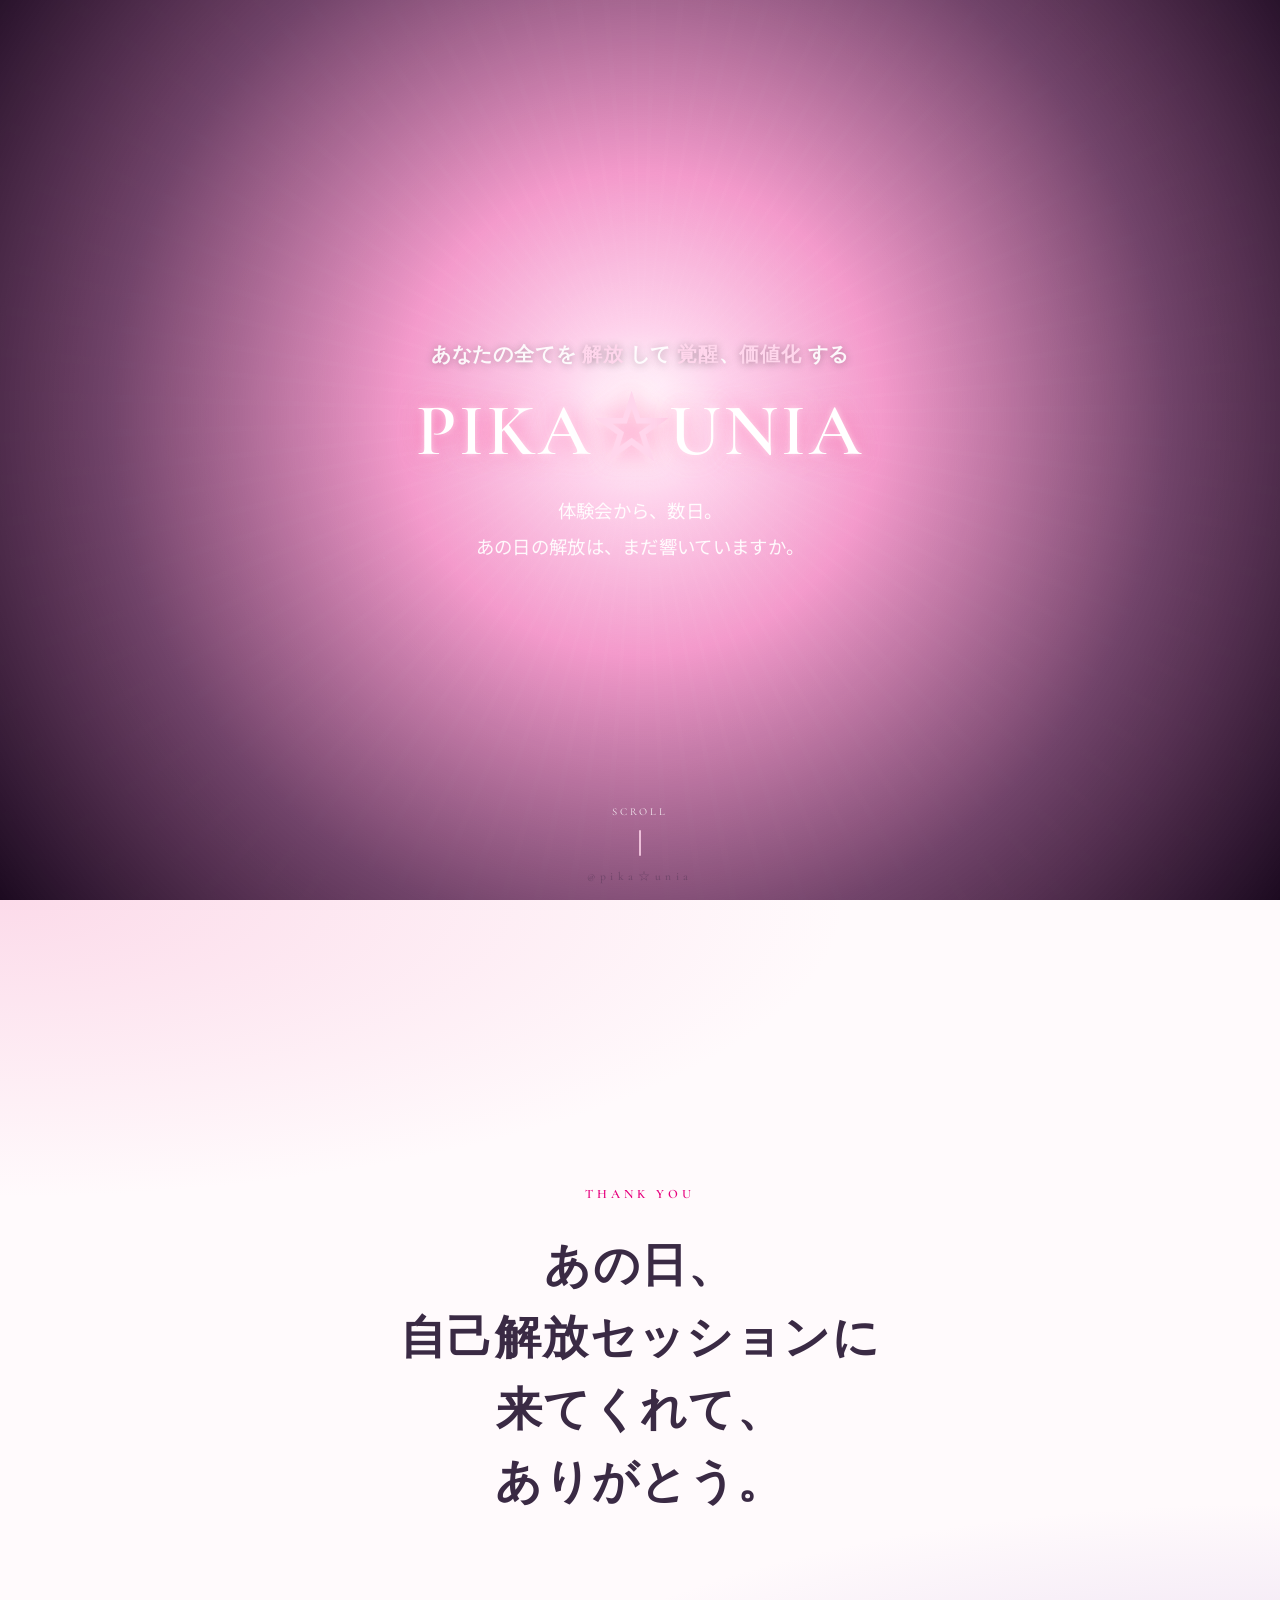
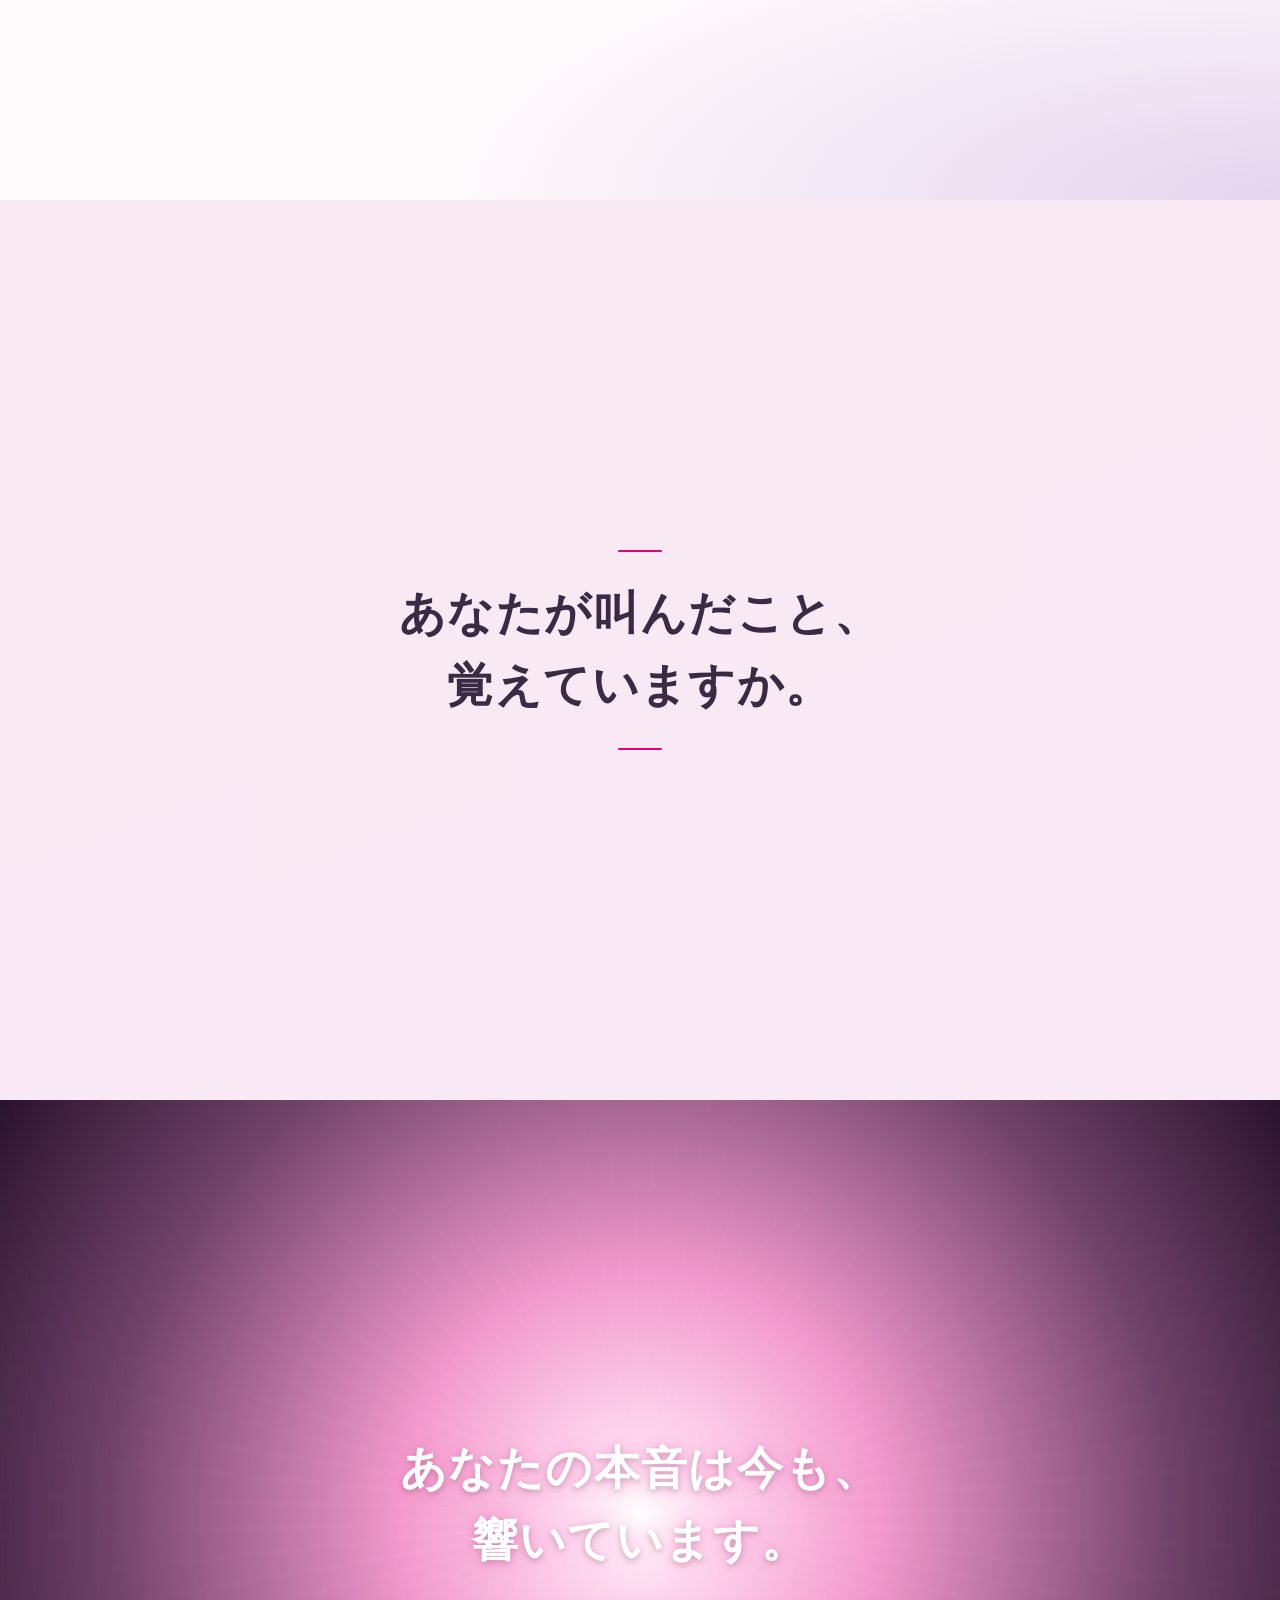
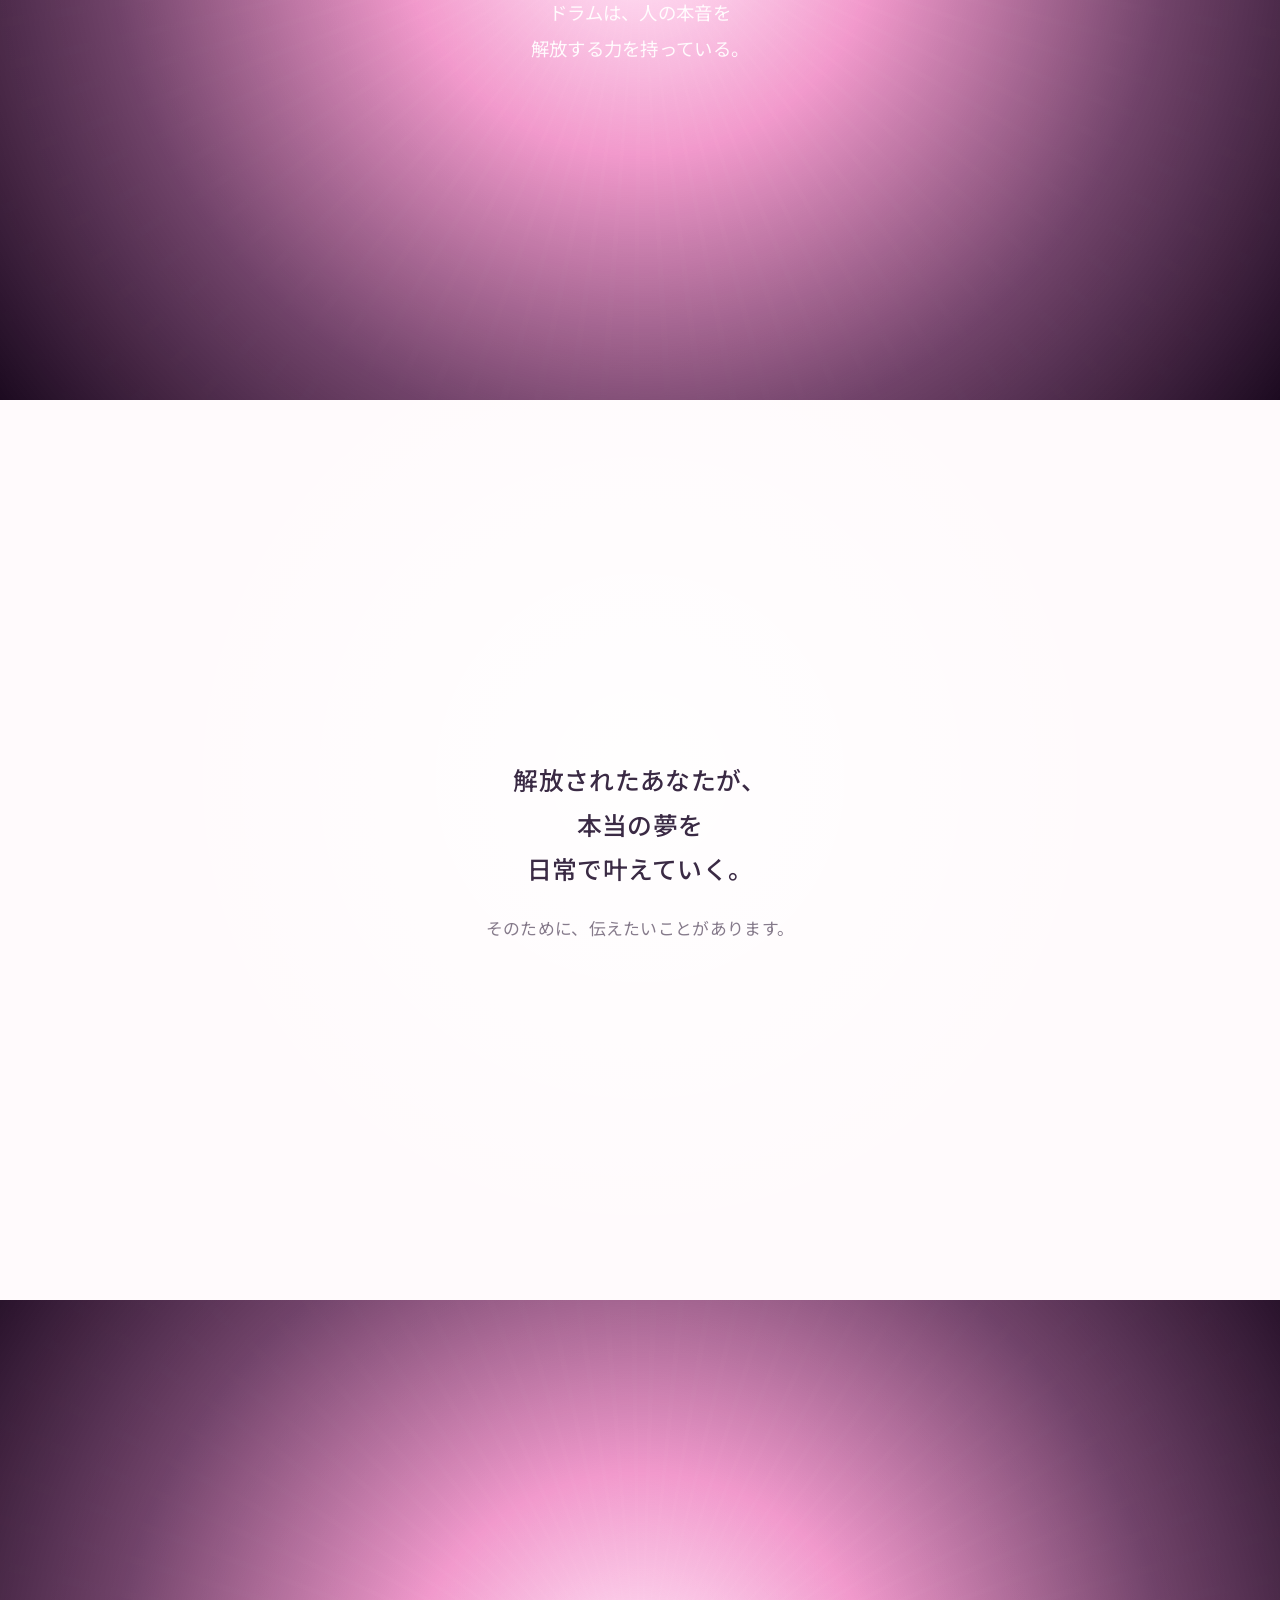
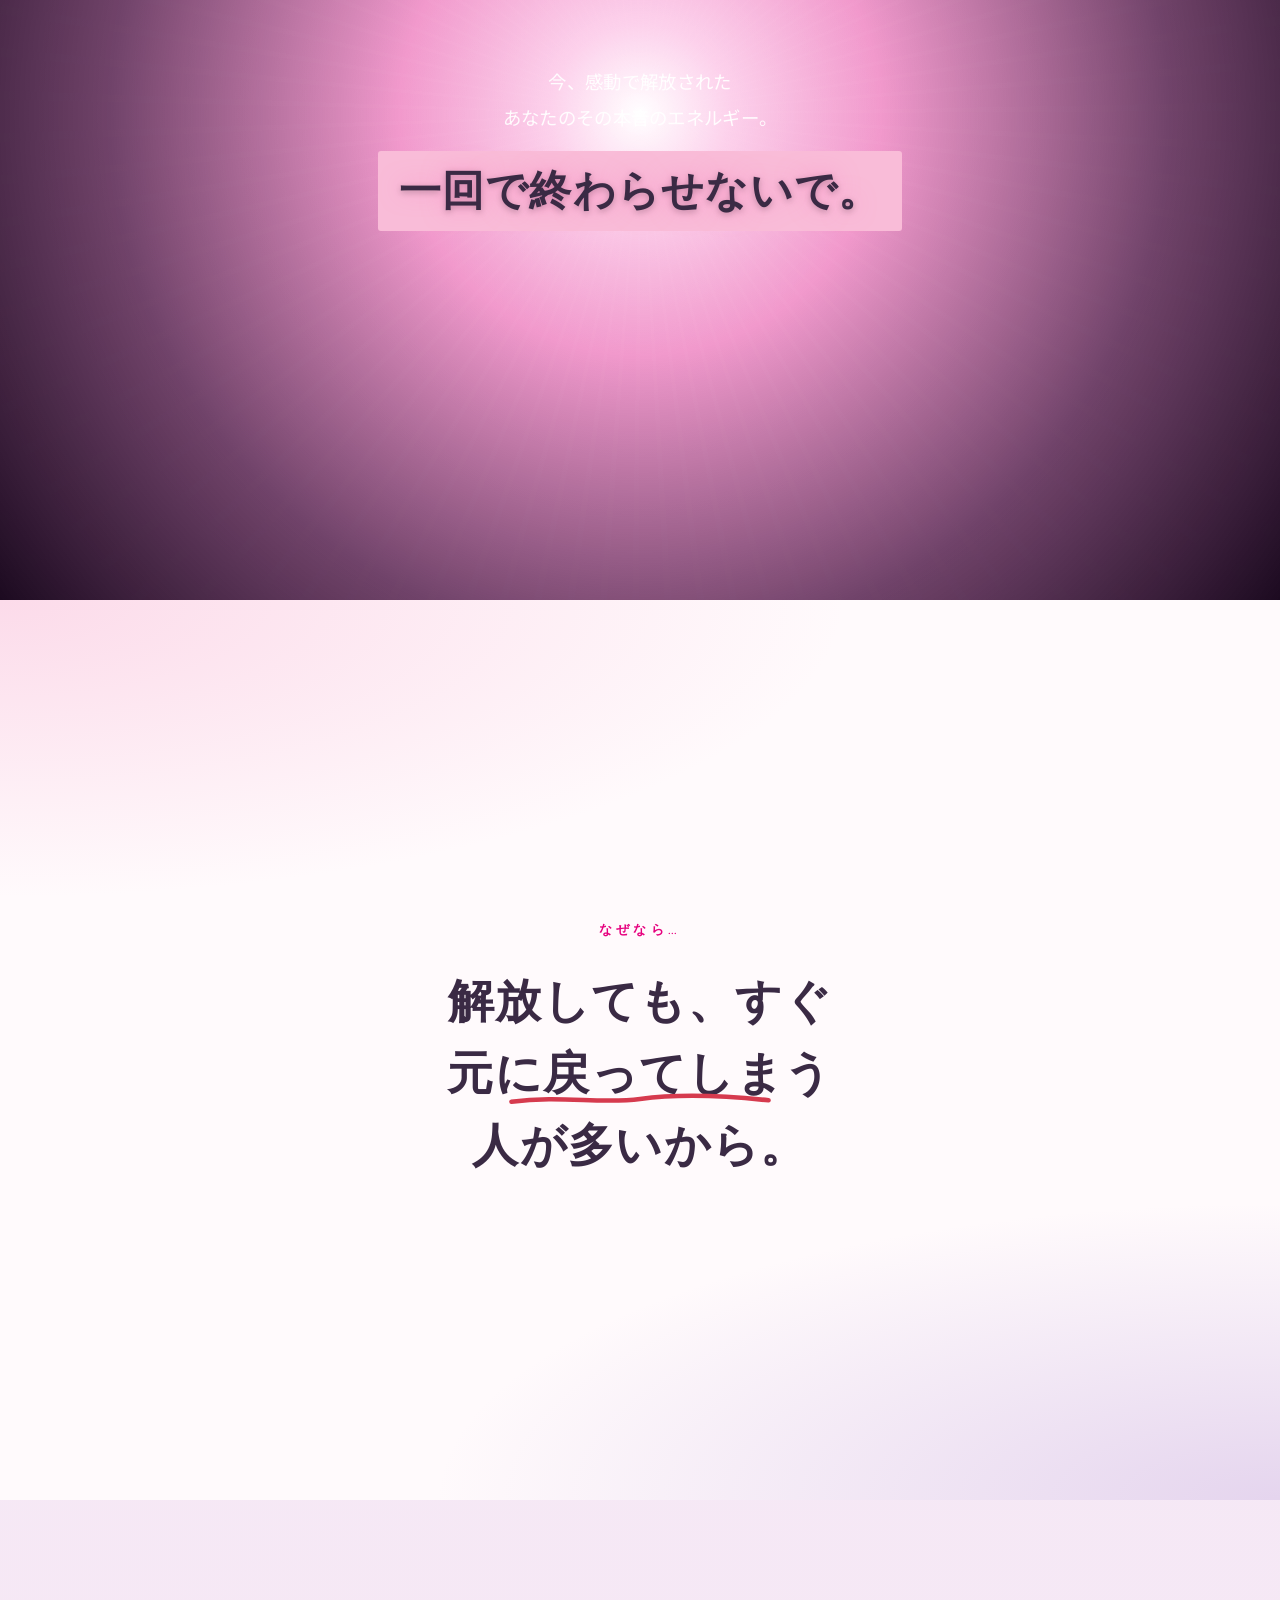
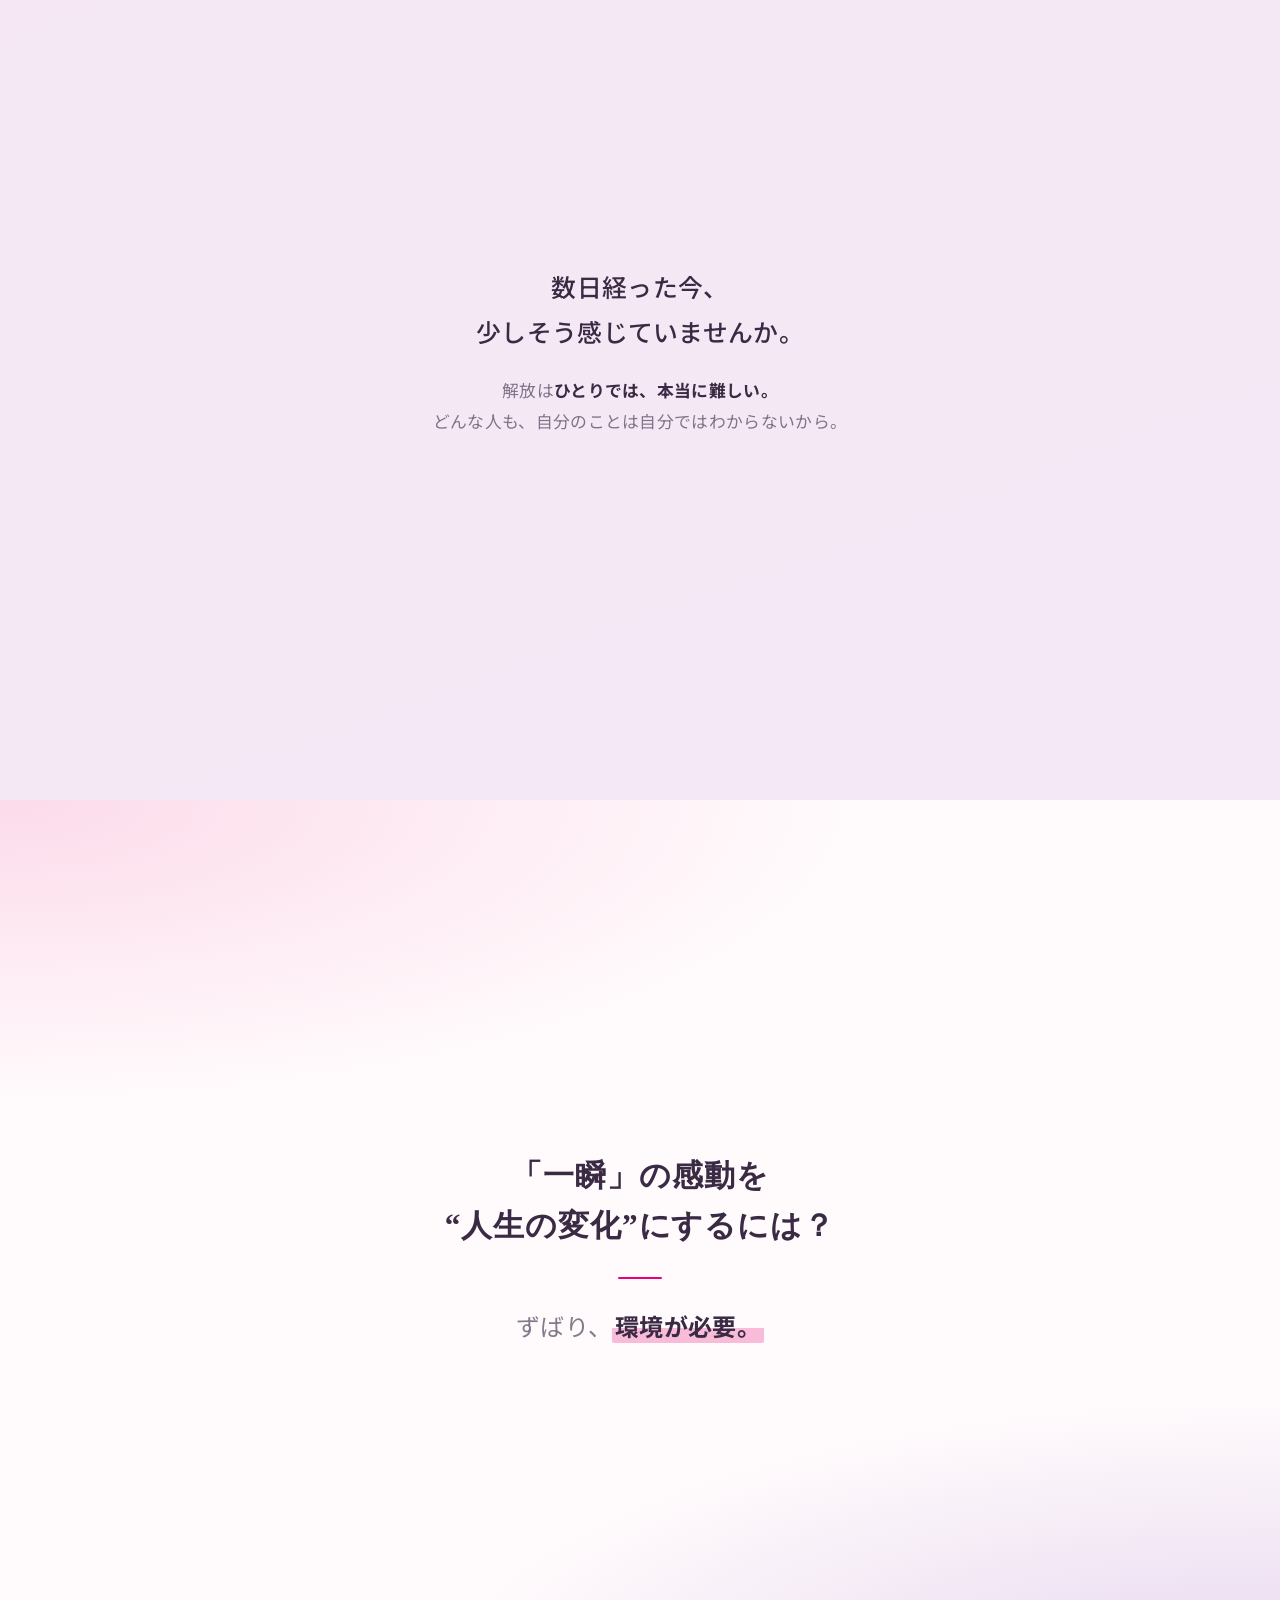
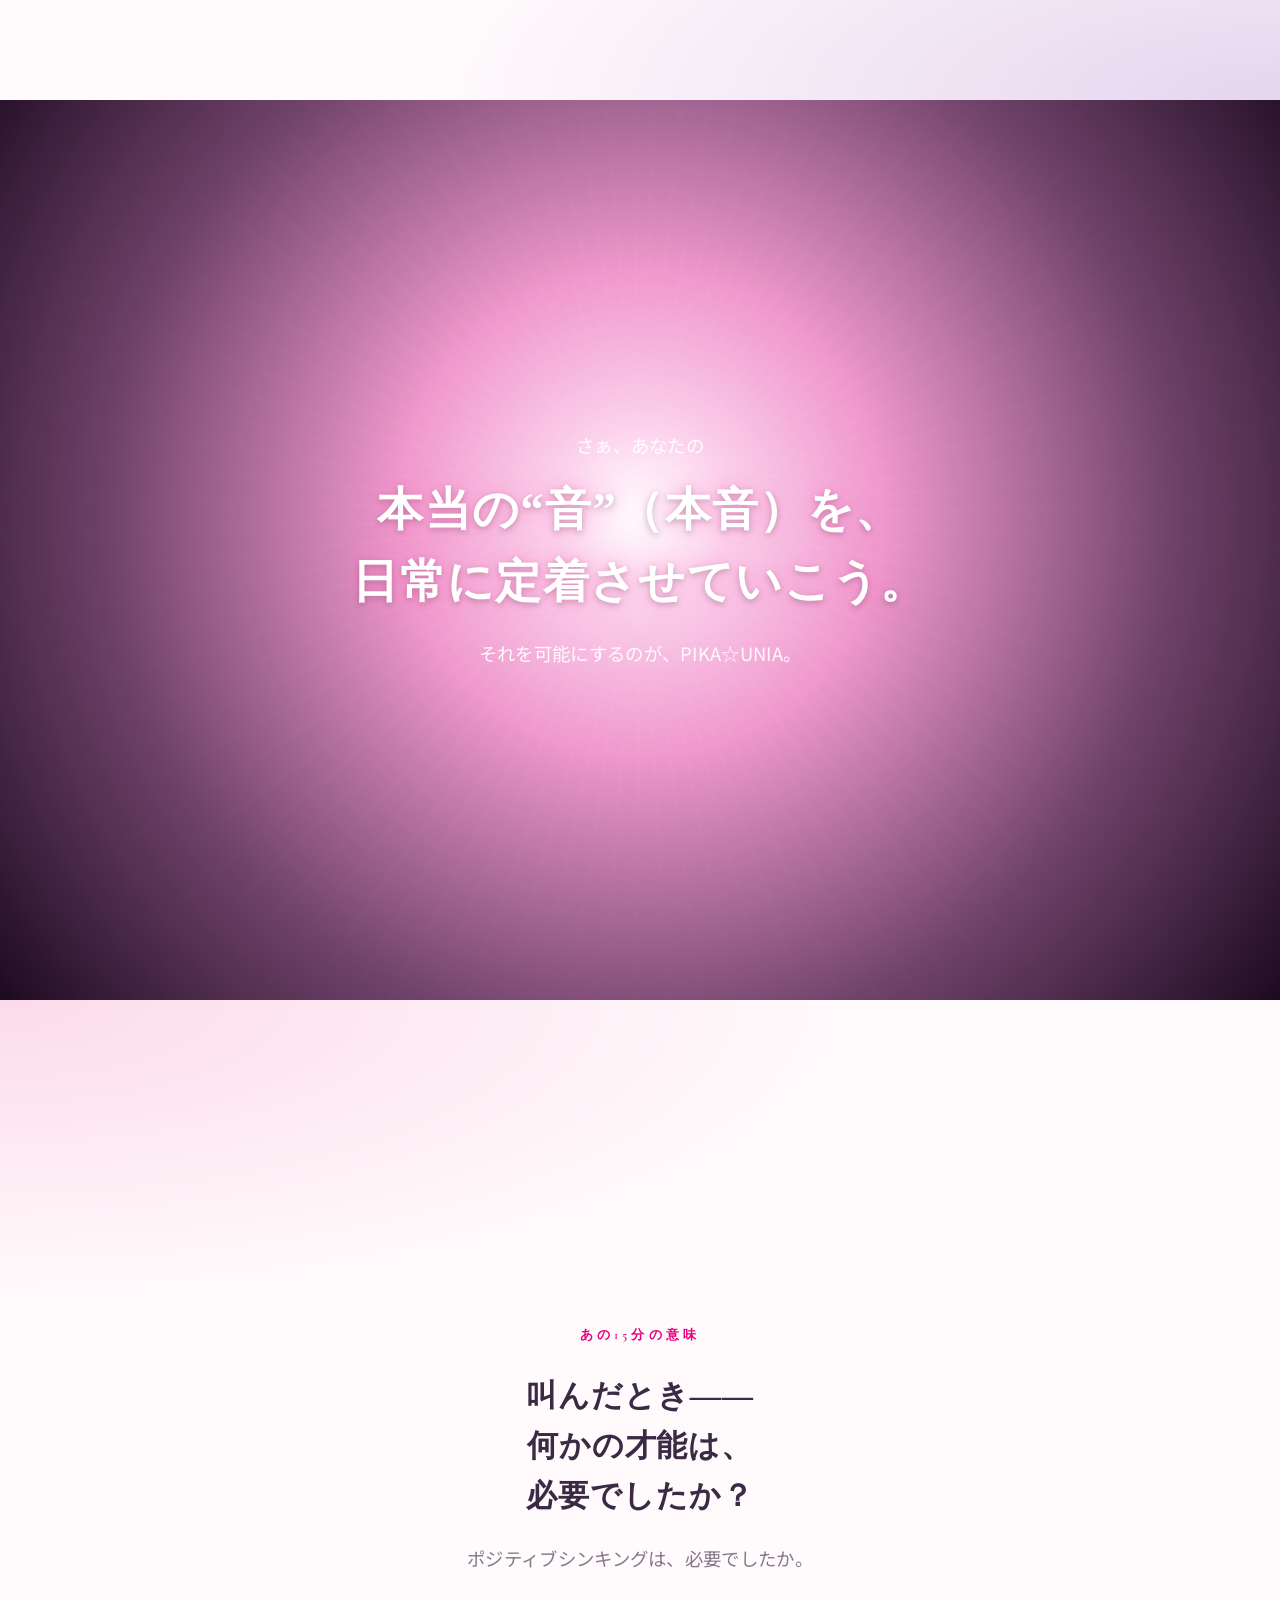
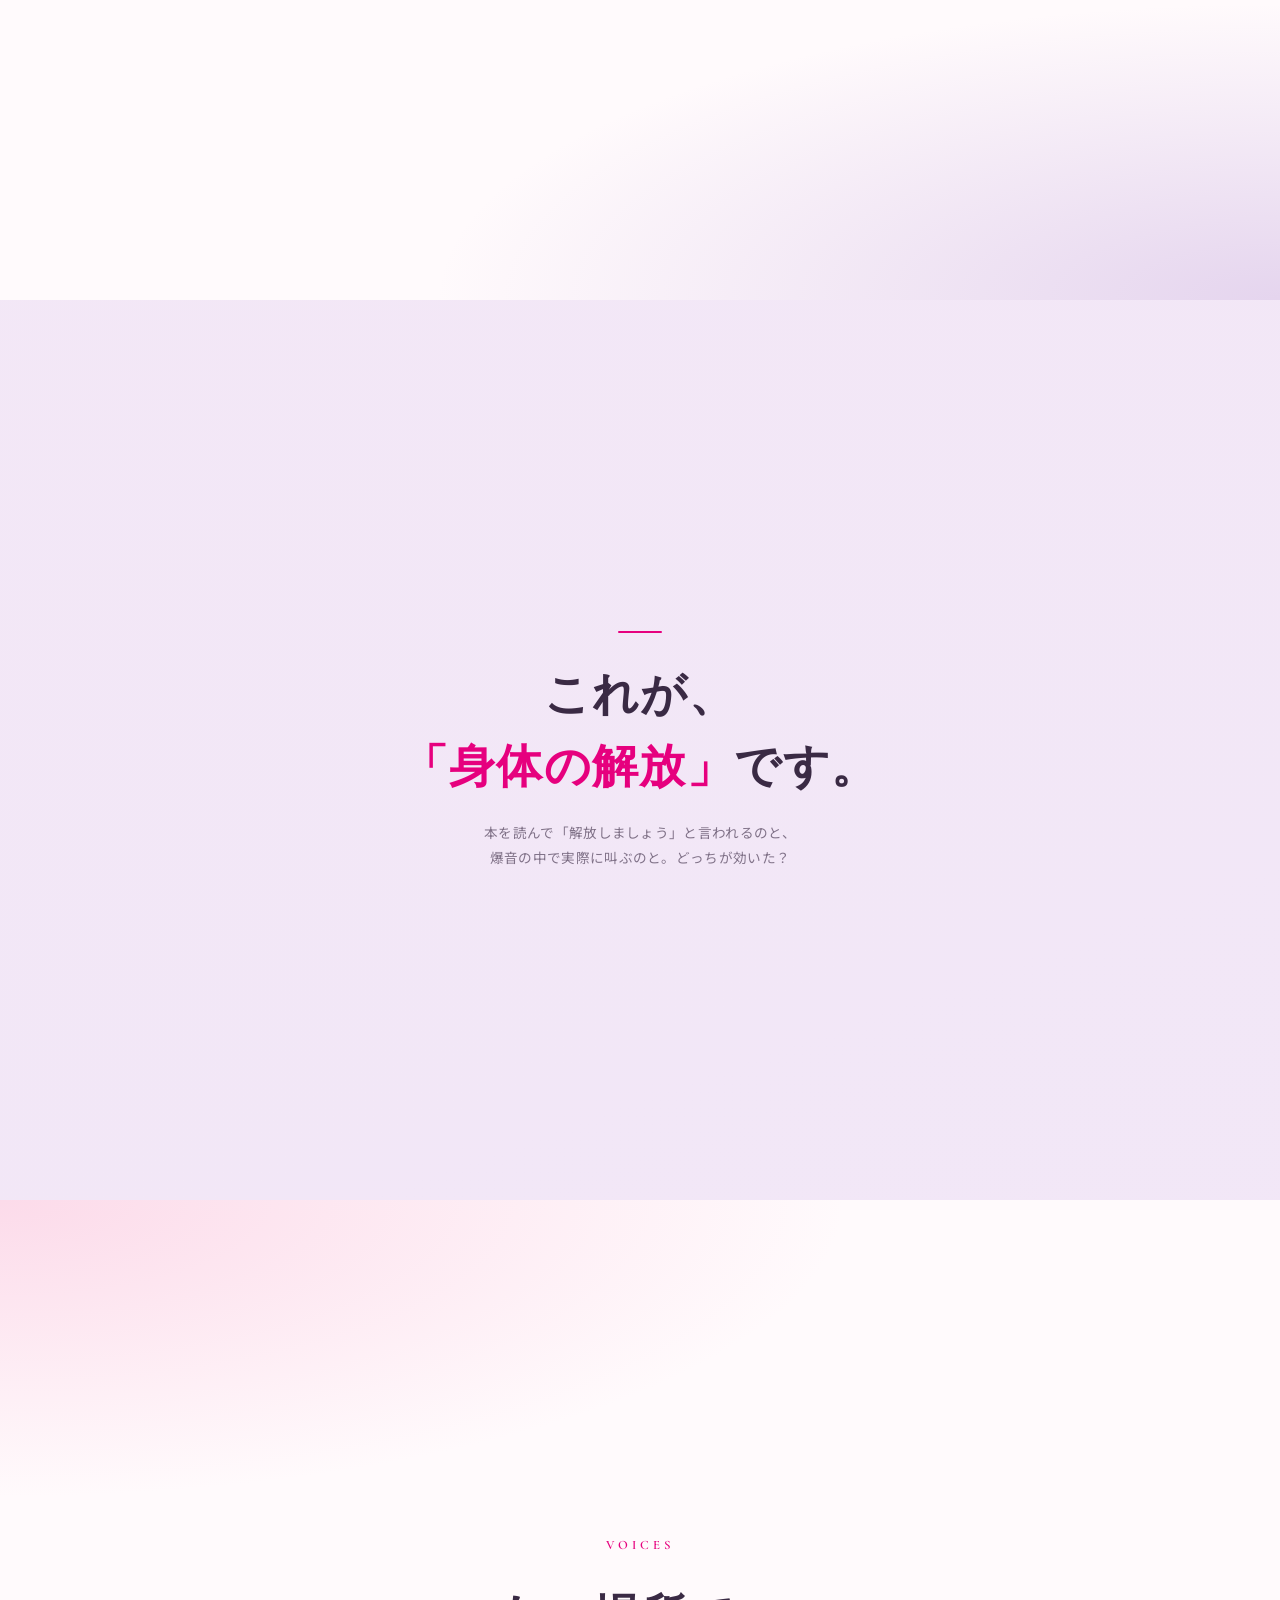
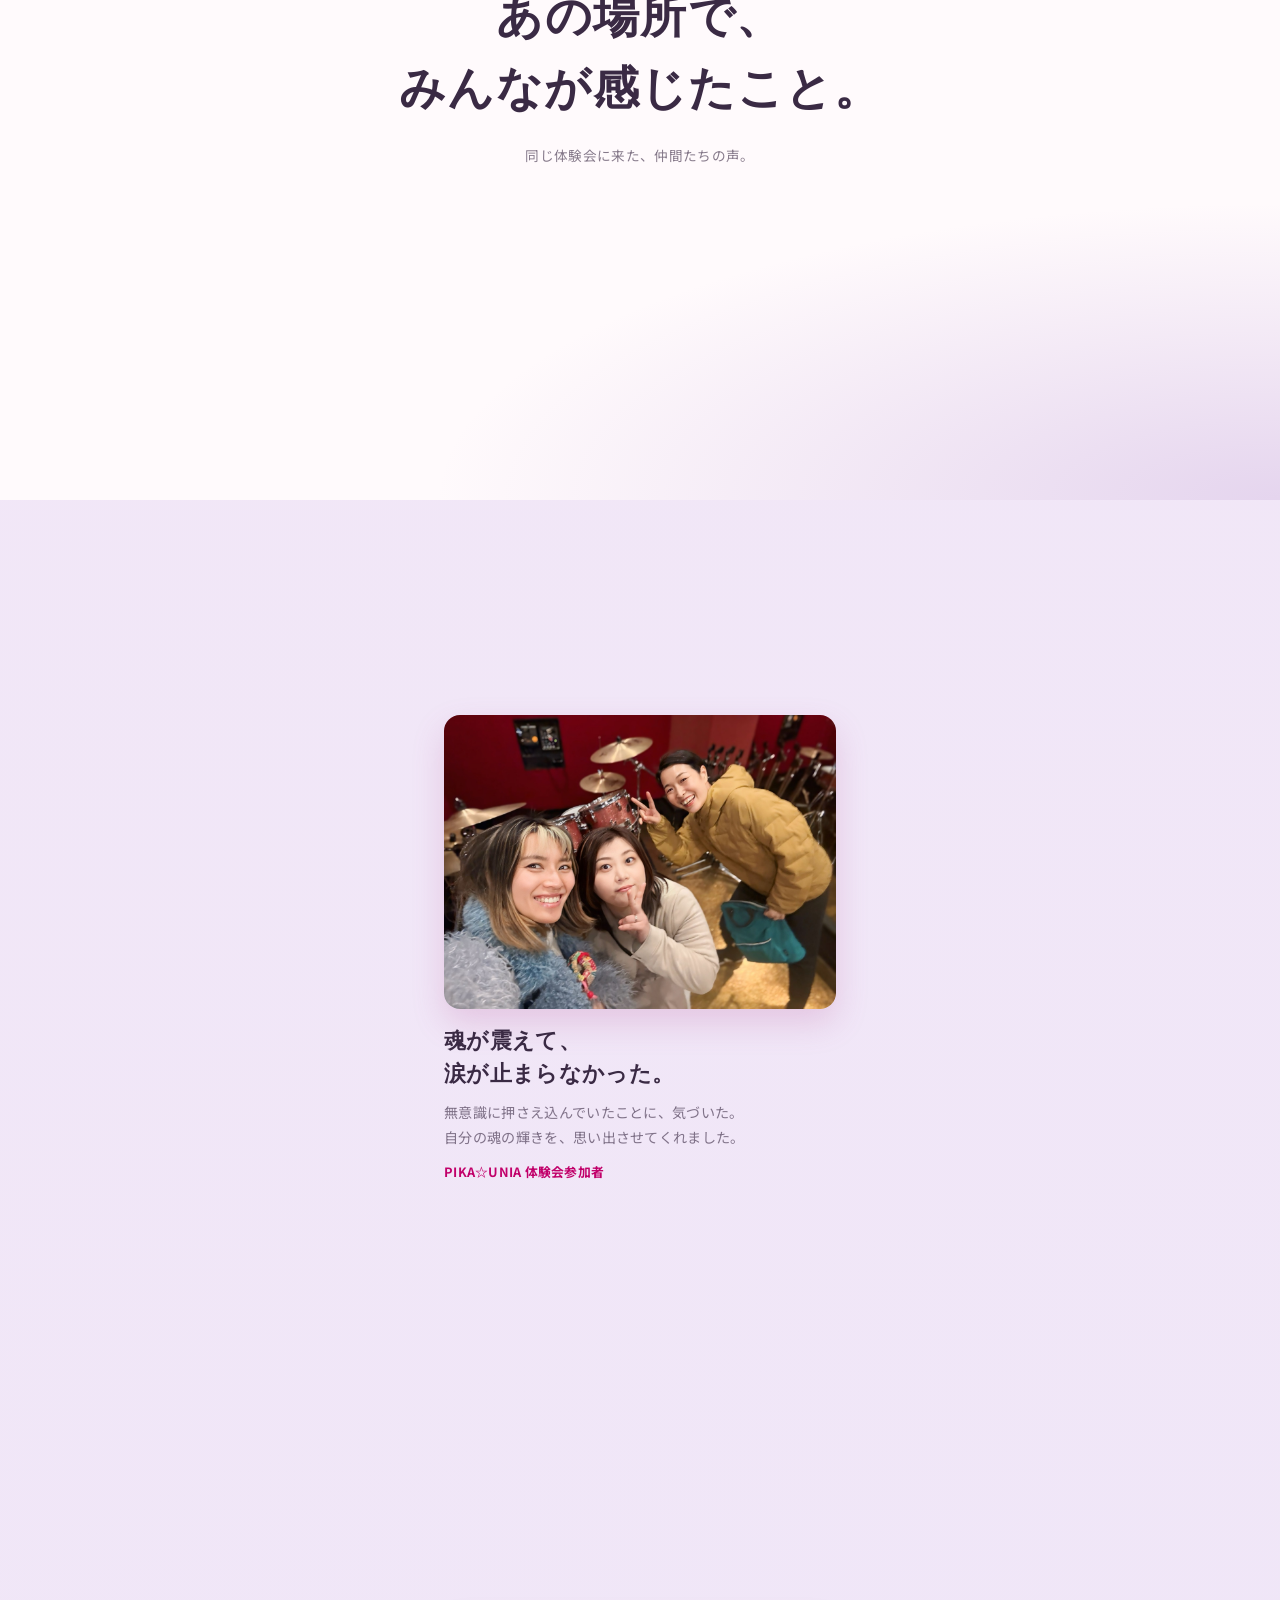
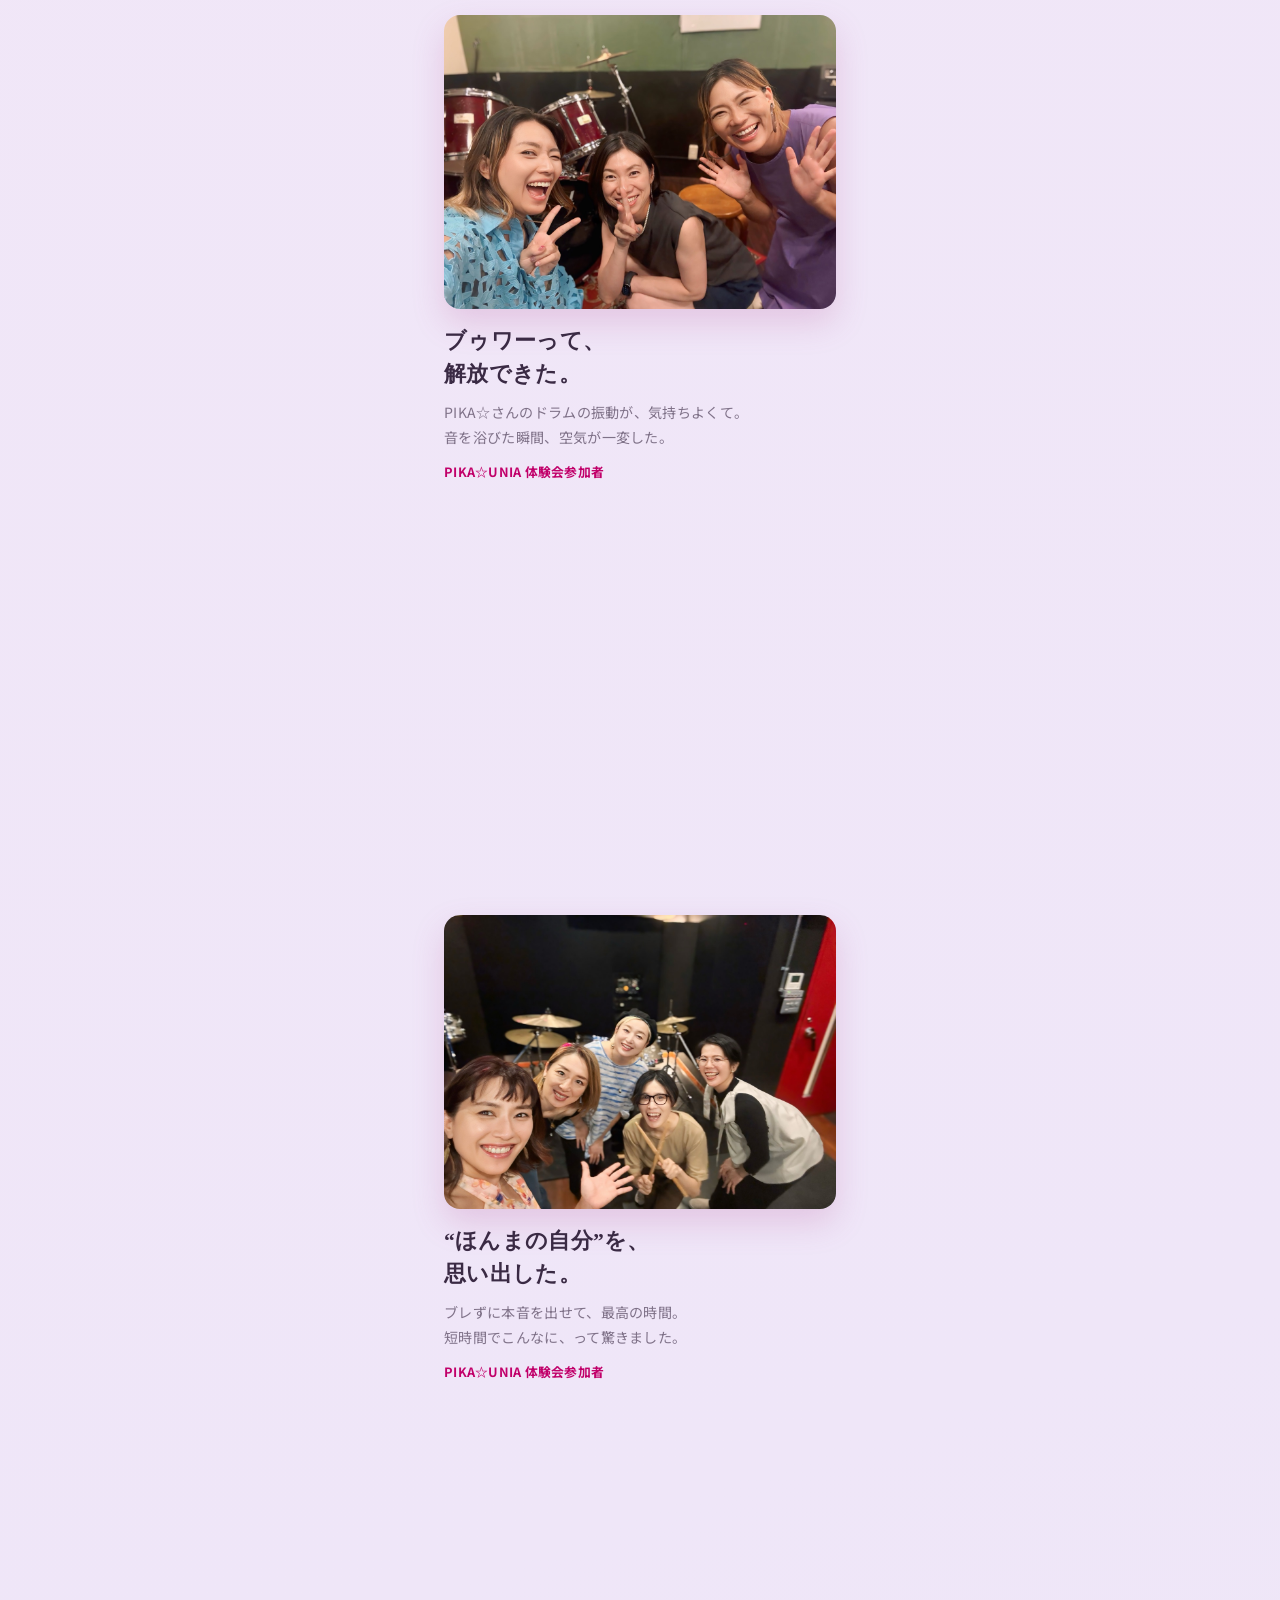
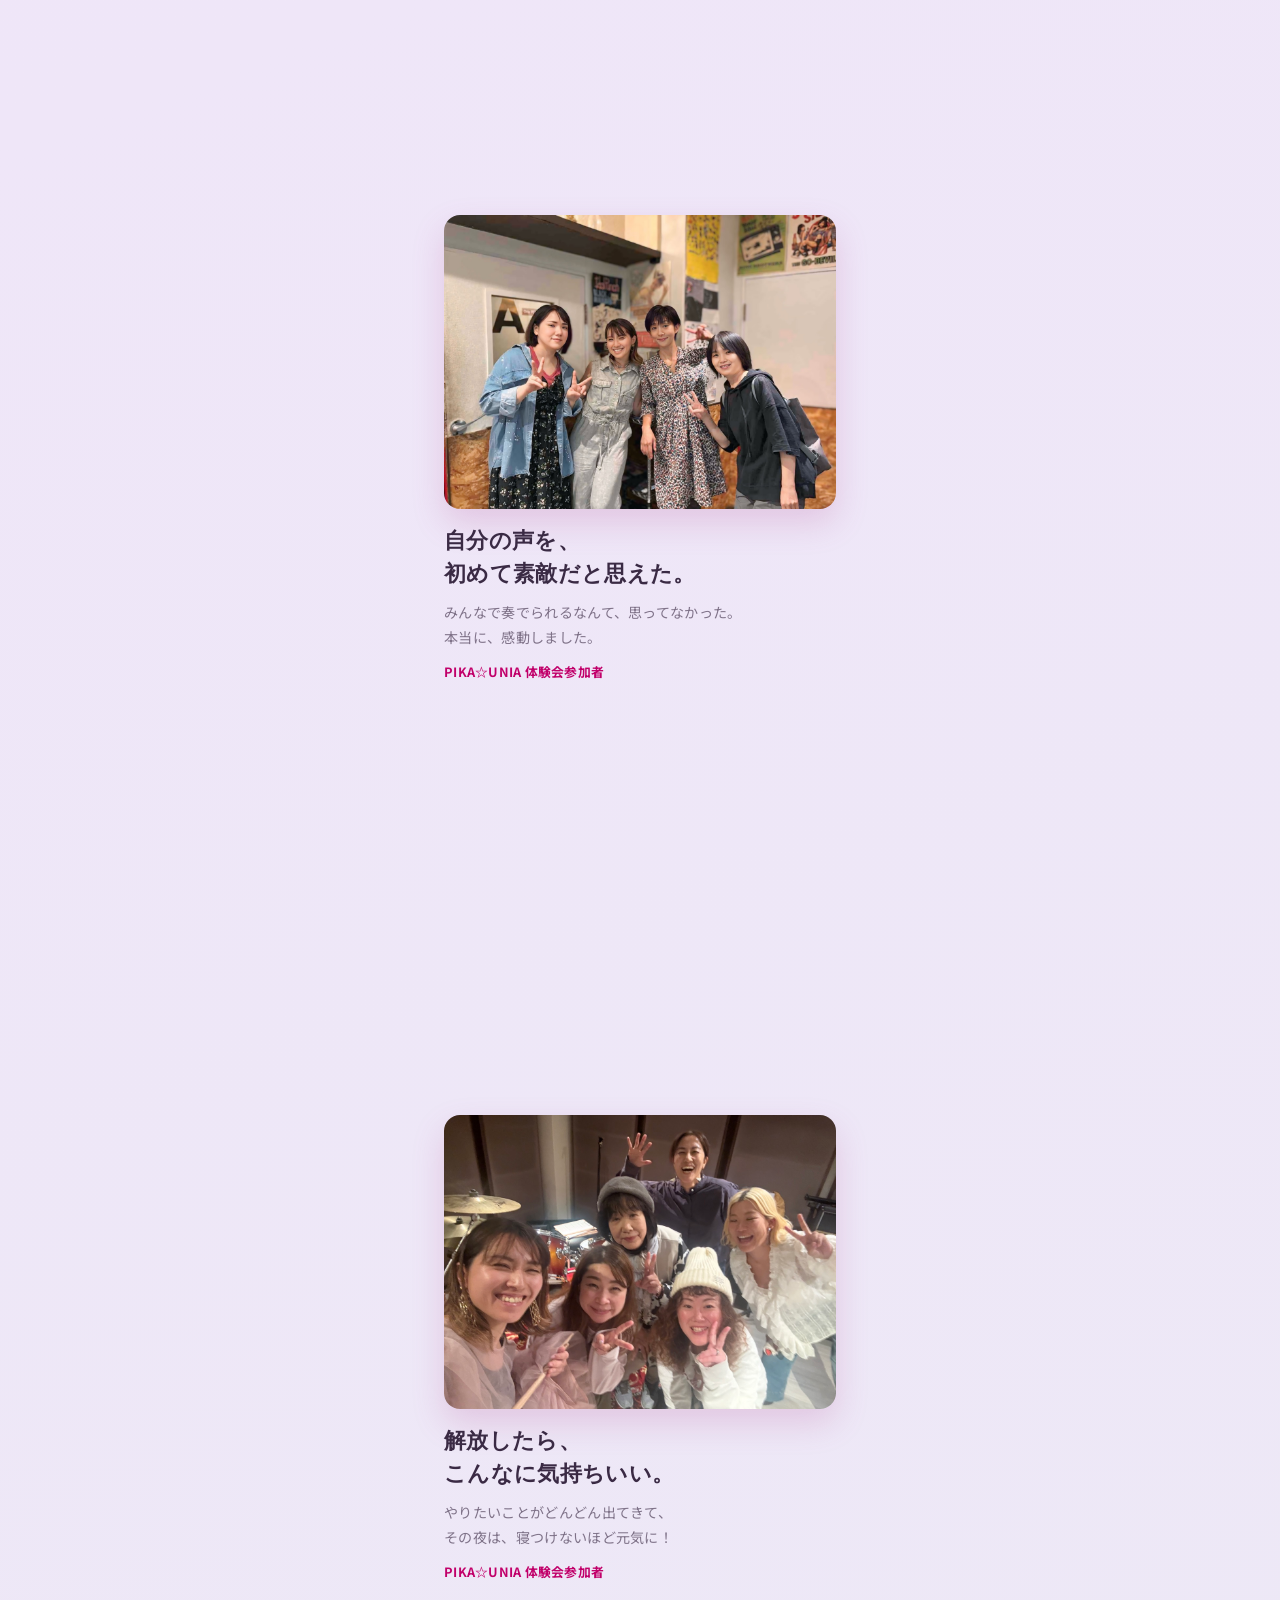
<file: furikaeri/index.html>
<!DOCTYPE html>
<html lang="ja">
<head>
<meta charset="UTF-8">
<meta name="viewport" content="width=device-width, initial-scale=1.0, viewport-fit=cover">
<meta name="theme-color" content="#f7dcec">
<title>PIKA☆UNIA｜あの日の解放を、もう一度</title>
<meta name="description" content="自己解放セッション体験会から数日後。あの日叫んだ本音を、日常に定着させるために。">
<meta property="og:title" content="あの日の解放を、もう一度｜PIKA☆UNIA">
<meta property="og:description" content="体験会で解放したエネルギー、1回で終わらせるのはもったいない。数日経った今、もう一度ふり返ってみてください。">
<meta property="og:type" content="article">
<link rel="preconnect" href="https://fonts.googleapis.com">
<link rel="preconnect" href="https://fonts.gstatic.com" crossorigin>
<link href="https://fonts.googleapis.com/css2?family=Cormorant+Garamond:wght@400;500;600&family=Noto+Sans+JP:wght@400;500;700;900&family=Shippori+Mincho+B1:wght@500;600;700;800&display=swap" rel="stylesheet">
<style>
:root{
  --ink:#3a2a44;--ink-soft:rgba(58,42,68,.62);
  --pink:#e6007e;--pink-deep:#c1006a;--pink2:#ff5fa2;
  --mark:#f9bcd8;--mark-soft:#fcd9e9;--lav:#b48fd4;
  --bg1:#fbeaf3;--bg2:#efe6f8;--bg3:#e4f2ee;--bg4:#fdeef5;--white:#fffafc;
  --font-min:'Shippori Mincho B1',serif;--font-go:'Noto Sans JP',sans-serif;--font-en:'Cormorant Garamond',serif;
}
*{margin:0;padding:0;box-sizing:border-box;}
html{scroll-behavior:smooth;-webkit-text-size-adjust:100%;}
body{font-family:var(--font-go);font-weight:400;color:var(--ink);line-height:1.9;letter-spacing:.02em;overflow-x:hidden;
  word-break:auto-phrase;line-break:strict;overflow-wrap:break-word;
  background:linear-gradient(160deg,var(--bg1),var(--bg2) 38%,var(--bg3) 68%,var(--bg4));}
.sparkles{position:fixed;inset:0;z-index:-1;pointer-events:none;opacity:.7;
  background-image:
    radial-gradient(1.4px 1.4px at 12% 18%,#fff,transparent),radial-gradient(1.2px 1.2px at 78% 12%,#fff,transparent),
    radial-gradient(1.6px 1.6px at 30% 62%,#fff,transparent),radial-gradient(1.1px 1.1px at 88% 55%,#fff,transparent),
    radial-gradient(1.5px 1.5px at 62% 82%,#fff,transparent),radial-gradient(1.2px 1.2px at 44% 34%,#fff,transparent),
    radial-gradient(1.3px 1.3px at 8% 78%,#fff,transparent),radial-gradient(1.1px 1.1px at 95% 88%,#fff,transparent);
  background-repeat:no-repeat;}
.deck{scroll-snap-type:y proximity;position:relative;}
.slide{min-height:100svh;min-height:100vh;display:flex;flex-direction:column;justify-content:center;align-items:center;
  text-align:center;padding:96px 26px;scroll-snap-align:start;position:relative;overflow:hidden;}
.slide .inner{width:100%;max-width:680px;margin:0 auto;position:relative;z-index:2;}
.progress{position:fixed;top:0;left:0;height:3px;width:0%;background:linear-gradient(to right,var(--pink),var(--pink2),var(--lav));z-index:200;transition:width .1s linear;}
.brandmark{position:fixed;bottom:12px;left:0;right:0;text-align:center;font-family:var(--font-en);font-size:.72rem;font-weight:500;letter-spacing:.4em;color:var(--ink-soft);z-index:150;pointer-events:none;opacity:.55;padding-bottom:env(safe-area-inset-bottom);}
h1{font-family:var(--font-min);font-weight:700;font-size:clamp(1.75rem,7.4vw,2.9rem);line-height:1.55;letter-spacing:.03em;color:var(--ink);}
h2{font-family:var(--font-min);font-weight:600;font-size:clamp(1.3rem,5.6vw,1.95rem);line-height:1.6;letter-spacing:.03em;margin-bottom:20px;color:var(--ink);}
p{font-family:var(--font-go);font-weight:400;font-size:clamp(1rem,4.2vw,1.15rem);line-height:1.95;color:var(--ink-soft);max-width:34em;margin:0 auto;}
.lead p{font-size:clamp(1.15rem,5.2vw,1.55rem);font-weight:500;color:var(--ink);line-height:1.8;}
strong{font-weight:700;color:var(--ink);}
.pink{color:var(--pink);}
.en{font-family:var(--font-en);letter-spacing:.05em;}
.eyebrow{font-family:var(--font-en);font-size:.8rem;font-weight:600;letter-spacing:.32em;text-transform:uppercase;color:var(--pink);margin-bottom:24px;display:block;}
.small{font-size:.85rem;color:var(--ink-soft);margin-top:18px;line-height:1.8;}
.mark{background:linear-gradient(transparent 58%,var(--mark) 58%);padding:0 .12em;border-radius:2px;color:var(--ink);font-weight:700;}
.mark-full{display:inline-block;background:var(--mark);color:var(--ink);font-weight:700;padding:.12em .5em;border-radius:3px;margin:.12em 0;line-height:1.7;}
.uline{position:relative;white-space:nowrap;font-weight:700;color:var(--ink);}
.uline::after{content:'';position:absolute;left:-2%;right:-2%;bottom:-.16em;height:.34em;background:no-repeat center/100% 100% url("data:image/svg+xml,%3Csvg xmlns='http://www.w3.org/2000/svg' viewBox='0 0 200 12'%3E%3Cpath d='M2 8 C40 3 70 10 100 6 S160 3 198 7' stroke='%23d63a4e' stroke-width='3.4' fill='none' stroke-linecap='round'/%3E%3C/svg%3E");}
.hair{width:44px;height:2px;background:var(--pink);margin:0 auto 26px;border-radius:2px;opacity:.85;}
.hair.aft{margin:26px auto 0;}
/* skins */
.s-burst{color:#fff;}
.s-burst::before{content:'';position:absolute;inset:0;z-index:1;
  background:radial-gradient(circle at 50% 46%, rgba(255,255,255,.98) 0%, rgba(255,200,232,.7) 11%, rgba(230,0,126,.34) 30%, rgba(74,20,66,.78) 66%, #1c0a20 100%),
  repeating-conic-gradient(from 0deg at 50% 46%, transparent 0deg 1.5deg, rgba(255,255,255,.11) 1.5deg 2.3deg, transparent 2.3deg 3.8deg);}
.s-burst .inner{z-index:2;}
.s-burst h1{color:#fff;text-shadow:0 0 22px rgba(255,120,190,.6),0 2px 6px rgba(0,0,0,.25);font-weight:800;}
.s-burst h2{color:#fff;}
.s-burst p{color:rgba(255,255,255,.92);}
.s-burst .eyebrow{color:#ffd6ec;}
.s-burst .hair{background:#ffd6ec;}
.s-white{background:var(--white);}
.s-white::before{content:'';position:absolute;inset:0;background:radial-gradient(120% 60% at 0% 0%,rgba(249,188,216,.5),transparent 55%),radial-gradient(120% 60% at 100% 100%,rgba(180,143,212,.35),transparent 55%);}
.s-glow::before{content:'';position:absolute;inset:0;background:radial-gradient(circle at 50% 42%,rgba(255,255,255,.85),transparent 60%);}
.logo{font-family:var(--font-en);font-weight:600;font-size:clamp(2.6rem,13vw,4.6rem);letter-spacing:.04em;line-height:1;color:#fff;text-shadow:0 0 26px rgba(255,95,162,.85),0 0 6px rgba(255,255,255,.7);}
.logo .star{color:#ffd6ec;}
.tagline{font-family:var(--font-min);font-weight:600;font-size:clamp(.95rem,4.4vw,1.25rem);color:#fff;margin-bottom:20px;letter-spacing:.04em;text-shadow:0 1px 8px rgba(0,0,0,.3);}
.tagline .hi{color:#ffd6ec;}
.big-num{font-family:var(--font-min);font-weight:800;color:var(--pink);font-size:clamp(4rem,22vw,7.5rem);line-height:1;letter-spacing:-.01em;}
.strike{color:var(--ink-soft);text-decoration:line-through;text-decoration-color:var(--pink2);font-weight:700;}
/* voice card (体験会参加者) */
.vcard{max-width:330px;margin:0 auto;text-align:left;}
.vimg{width:100%;aspect-ratio:4/5;object-fit:cover;object-position:50% 22%;border-radius:18px;box-shadow:0 16px 38px rgba(180,80,150,.22);display:block;}
.vquote{font-family:var(--font-min);font-weight:700;font-size:clamp(1.1rem,4.8vw,1.35rem);line-height:1.55;color:var(--ink);margin:18px 0 8px;}
.vbody{font-size:.88rem;line-height:1.8;color:var(--ink-soft);margin-bottom:10px;}
.vname{font-size:.8rem;color:var(--pink-deep);font-weight:700;letter-spacing:.02em;}
/* graduate result chips */
.rgrid{display:flex;flex-direction:column;gap:12px;max-width:460px;margin:0 auto;width:100%;}
.rrow{background:var(--white);border-radius:12px;padding:16px 20px;text-align:left;box-shadow:0 8px 22px rgba(180,80,150,.12);border-left:4px solid var(--pink);}
.rrow .rq{font-family:var(--font-min);font-weight:700;font-size:1.02rem;color:var(--ink);margin-bottom:4px;}
.rrow .rr{display:inline-block;background:var(--mark-soft);color:var(--pink-deep);font-weight:700;font-size:.82rem;padding:.22em .6em;border-radius:6px;margin-top:4px;}
.rrow .rn{font-size:.76rem;color:var(--ink-soft);margin-top:6px;}
/* program list */
.plist{width:100%;max-width:540px;margin:0 auto;text-align:left;}
.pitem{display:flex;gap:14px;align-items:flex-start;padding:14px 0;border-bottom:1px dashed rgba(180,143,212,.4);}
.pitem .no{flex:none;width:26px;height:26px;border-radius:50%;background:var(--pink);color:#fff;font-family:var(--font-en);font-weight:600;font-size:.9rem;display:flex;align-items:center;justify-content:center;margin-top:2px;}
.pitem .pt{font-size:.96rem;line-height:1.55;color:var(--ink);font-weight:500;}
.pitem .pt small{display:block;font-size:.79rem;color:var(--ink-soft);font-weight:400;margin-top:2px;}
.pitem .pv{margin-left:auto;font-family:var(--font-en);font-weight:600;color:var(--ink-soft);font-size:.85rem;white-space:nowrap;padding-left:8px;}
/* chips */
.chips{display:flex;flex-direction:column;gap:14px;max-width:440px;margin:0 auto;width:100%;}
.chip{background:var(--white);border-radius:12px;padding:20px 22px;text-align:left;box-shadow:0 8px 24px rgba(180,80,150,.12);border-left:4px solid var(--pink);}
.chip .ct{font-family:var(--font-min);font-weight:700;font-size:1.1rem;color:var(--ink);margin-bottom:5px;}
.chip .cd{font-size:.9rem;color:var(--ink-soft);line-height:1.7;}
.chip .cnum{font-family:var(--font-en);font-weight:600;color:var(--pink);font-size:.85rem;letter-spacing:.15em;display:block;margin-bottom:6px;}
/* 3 doors */
.doors{display:flex;flex-direction:column;gap:16px;max-width:460px;margin:0 auto;width:100%;}
.door{border-radius:14px;padding:22px 24px;text-align:left;}
.door.d1{background:rgba(255,255,255,.55);border:1px dashed rgba(58,42,68,.25);}
.door.d2{background:rgba(255,255,255,.7);border:1px dashed rgba(58,42,68,.3);}
.door.d3{background:linear-gradient(135deg,#ff6fb0,#e6007e);color:#fff;box-shadow:0 14px 34px rgba(230,0,126,.32);}
.door .dn{font-family:var(--font-en);font-weight:600;letter-spacing:.15em;font-size:.8rem;opacity:.8;display:block;margin-bottom:6px;}
.door .dt{font-family:var(--font-min);font-weight:700;font-size:1.12rem;line-height:1.5;}
.door.d3 .dt{color:#fff;}.door.d1 .dt,.door.d2 .dt{color:var(--ink);}.door.d3 .dn{color:#ffe3f0;opacity:1;}
/* checklist */
.clist{max-width:460px;margin:0 auto;text-align:left;list-style:none;}
.clist li{position:relative;padding:9px 0 9px 30px;font-size:1rem;color:var(--ink);line-height:1.6;border-bottom:1px solid rgba(180,143,212,.25);}
.clist li::before{content:'♪';position:absolute;left:0;top:9px;color:var(--pink);font-weight:700;}
.clist.no li::before{content:'×';color:var(--ink-soft);}
/* CTA */
.cta-btn{display:inline-block;margin-top:8px;font-family:var(--font-go);font-weight:700;font-size:1.08rem;letter-spacing:.05em;color:#fff;background:linear-gradient(135deg,#ff6fb0,#e6007e);padding:18px 48px;border-radius:999px;text-decoration:none;box-shadow:0 12px 30px rgba(230,0,126,.34);transition:transform .2s,box-shadow .2s;}
.cta-btn:active{transform:translateY(1px);box-shadow:0 6px 18px rgba(230,0,126,.3);}
.cta-note{font-size:.86rem;color:var(--ink-soft);margin-top:20px;line-height:1.8;}
.scroll-hint{position:absolute;bottom:36px;left:0;right:0;text-align:center;color:#fff;z-index:3;}
.scroll-hint .en{font-size:.66rem;letter-spacing:.28em;text-transform:uppercase;display:block;margin-bottom:8px;opacity:.85;}
.scroll-hint .arrow{display:inline-block;width:2px;height:26px;background:#ffd6ec;opacity:.8;animation:drop 1.8s ease-in-out infinite;border-radius:2px;}
@keyframes drop{0%,100%{transform:scaleY(.4);transform-origin:top;opacity:.35;}50%{transform:scaleY(1);opacity:.85;}}
.reveal-el{opacity:0;transform:translateY(20px);transition:opacity .9s cubic-bezier(.23,1,.32,1),transform .9s cubic-bezier(.23,1,.32,1);}
.reveal-el.in{opacity:1;transform:none;}
.reveal-el:nth-child(2){transition-delay:.09s;}.reveal-el:nth-child(3){transition-delay:.18s;}
.reveal-el:nth-child(4){transition-delay:.27s;}.reveal-el:nth-child(5){transition-delay:.36s;}
@media (prefers-reduced-motion:reduce){.reveal-el{opacity:1;transform:none;transition:none;}.scroll-hint .arrow{animation:none;}html{scroll-behavior:auto;}}
</style>
</head>
<body>
<div class="sparkles"></div>
<div class="progress" id="progress"></div>
<div class="brandmark">@pika☆unia</div>

<main class="deck">

<!-- ===== 00 OPENING ===== -->
<section class="slide s-burst">
  <div class="inner">
    <p class="tagline reveal-el">あなたの全てを <span class="hi">解放</span> して <span class="hi">覚醒</span>、<span class="hi">価値化</span> する</p>
    <div class="logo reveal-el">PIKA<span class="star">☆</span>UNIA</div>
    <p class="reveal-el" style="margin-top:26px;">体験会から、数日。<br>あの日の解放は、まだ響いていますか。</p>
  </div>
  <div class="scroll-hint"><span class="en">Scroll</span><span class="arrow"></span></div>
</section>

<section class="slide s-white">
  <div class="inner">
    <span class="eyebrow reveal-el">Thank you</span>
    <h1 class="reveal-el">あの日、<br>自己解放セッションに<br>来てくれて、<br>ありがとう。</h1>
  </div>
</section>

<!-- ===== 01 追体験 ===== -->
<section class="slide">
  <div class="inner">
    <div class="hair reveal-el"></div>
    <h1 class="reveal-el">あなたが叫んだこと、<br>覚えていますか。</h1>
    <div class="hair aft reveal-el"></div>
  </div>
</section>

<section class="slide s-burst">
  <div class="inner">
    <h1 class="reveal-el">あなたの本音は今も、<br>響いています。</h1>
    <p class="reveal-el" style="margin-top:18px;">ドラムは、人の本音を<br>解放する力を持っている。</p>
  </div>
</section>

<section class="slide s-white s-glow">
  <div class="inner lead">
    <p class="reveal-el">解放されたあなたが、<br>本当の夢を<br>日常で叶えていく。</p>
    <p class="reveal-el" style="margin-top:22px;font-size:1.05rem;color:var(--ink-soft);font-weight:400;">そのために、伝えたいことがあります。</p>
  </div>
</section>

<!-- ===== 02 なぜ戻るのか（数日後にこそ刺さる） ===== -->
<section class="slide s-burst">
  <div class="inner">
    <p class="reveal-el" style="margin-bottom:10px;">今、感動で解放された<br>あなたのその本音のエネルギー。</p>
    <h1 class="reveal-el" style="font-size:clamp(1.7rem,7vw,2.6rem);"><span class="mark-full">一回で終わらせないで。</span></h1>
  </div>
</section>

<section class="slide s-white">
  <div class="inner">
    <span class="eyebrow reveal-el">なぜなら…</span>
    <h1 class="reveal-el">解放しても、すぐ<br><span class="uline">元に戻ってしまう</span><br>人が多いから。</h1>
  </div>
</section>

<section class="slide">
  <div class="inner lead">
    <p class="reveal-el">数日経った今、<br>少しそう感じていませんか。</p>
    <p class="reveal-el" style="margin-top:22px;font-size:1.05rem;color:var(--ink-soft);font-weight:400;">解放は<strong>ひとりでは、本当に難しい。</strong><br>どんな人も、自分のことは自分ではわからないから。</p>
  </div>
</section>

<section class="slide s-white">
  <div class="inner">
    <h2 class="reveal-el">「一瞬」の感動を<br>“人生の変化”にするには？</h2>
    <div class="hair aft reveal-el"></div>
    <p class="reveal-el" style="margin-top:24px;font-size:1.5rem;">ずばり、<span class="mark">環境が必要。</span></p>
  </div>
</section>

<section class="slide s-burst">
  <div class="inner">
    <p class="reveal-el" style="margin-bottom:10px;">さぁ、あなたの</p>
    <h1 class="reveal-el">本当の“音”（本音）を、<br>日常に定着させていこう。</h1>
    <p class="reveal-el" style="margin-top:18px;">それを可能にするのが、PIKA☆UNIA。</p>
  </div>
</section>

<!-- ===== 03 身体の解放 ===== -->
<section class="slide s-white">
  <div class="inner">
    <span class="eyebrow reveal-el">あの15分の意味</span>
    <h2 class="reveal-el">叫んだとき——<br>何かの才能は、<br>必要でしたか？</h2>
    <p class="reveal-el">ポジティブシンキングは、必要でしたか。</p>
  </div>
</section>

<section class="slide">
  <div class="inner">
    <div class="hair reveal-el"></div>
    <h1 class="reveal-el">これが、<br><span class="pink">「身体の解放」</span>です。</h1>
    <p class="reveal-el small">本を読んで「解放しましょう」と言われるのと、<br>爆音の中で実際に叫ぶのと。どっちが効いた？</p>
  </div>
</section>

<!-- ===== 04 仲間の声（体験会参加者・写真） ===== -->
<section class="slide s-white">
  <div class="inner">
    <span class="eyebrow reveal-el">Voices</span>
    <h1 class="reveal-el">あの場所で、<br>みんなが感じたこと。</h1>
    <p class="reveal-el small">同じ体験会に来た、仲間たちの声。</p>
  </div>
</section>

<section class="slide">
  <div class="inner"><div class="vcard reveal-el" style="max-width:392px;">
    <img src="assets/event1.jpg?6" alt="体験会の様子" loading="lazy" style="width:100%;height:auto;border-radius:16px;box-shadow:0 14px 32px rgba(180,80,150,.22);display:block;">
    <p class="vquote" style="margin-top:16px;">魂が震えて、<br>涙が止まらなかった。</p>
    <p class="vbody">無意識に押さえ込んでいたことに、気づいた。<br>自分の魂の輝きを、思い出させてくれました。</p>
    <p class="vname">PIKA☆UNIA 体験会参加者</p>
  </div></div>
</section>

<section class="slide">
  <div class="inner"><div class="vcard reveal-el" style="max-width:392px;">
    <img src="assets/event2.jpg?6" alt="体験会の様子" loading="lazy" style="width:100%;height:auto;border-radius:16px;box-shadow:0 14px 32px rgba(180,80,150,.22);display:block;">
    <p class="vquote" style="margin-top:16px;">ブゥワーって、<br>解放できた。</p>
    <p class="vbody">PIKA☆さんのドラムの振動が、気持ちよくて。<br>音を浴びた瞬間、空気が一変した。</p>
    <p class="vname">PIKA☆UNIA 体験会参加者</p>
  </div></div>
</section>

<section class="slide">
  <div class="inner"><div class="vcard reveal-el" style="max-width:392px;">
    <img src="assets/event3.jpg?6" alt="体験会の様子" loading="lazy" style="width:100%;height:auto;border-radius:16px;box-shadow:0 14px 32px rgba(180,80,150,.22);display:block;">
    <p class="vquote" style="margin-top:16px;">“ほんまの自分”を、<br>思い出した。</p>
    <p class="vbody">ブレずに本音を出せて、最高の時間。<br>短時間でこんなに、って驚きました。</p>
    <p class="vname">PIKA☆UNIA 体験会参加者</p>
  </div></div>
</section>

<section class="slide">
  <div class="inner"><div class="vcard reveal-el" style="max-width:392px;">
    <img src="assets/event4.jpg?6" alt="体験会の様子" loading="lazy" style="width:100%;height:auto;border-radius:16px;box-shadow:0 14px 32px rgba(180,80,150,.22);display:block;">
    <p class="vquote" style="margin-top:16px;">自分の声を、<br>初めて素敵だと思えた。</p>
    <p class="vbody">みんなで奏でられるなんて、思ってなかった。<br>本当に、感動しました。</p>
    <p class="vname">PIKA☆UNIA 体験会参加者</p>
  </div></div>
</section>

<section class="slide">
  <div class="inner"><div class="vcard reveal-el" style="max-width:392px;">
    <img src="assets/event5.jpg?6" alt="体験会の様子" loading="lazy" style="width:100%;height:auto;border-radius:16px;box-shadow:0 14px 32px rgba(180,80,150,.22);display:block;">
    <p class="vquote" style="margin-top:16px;">解放したら、<br>こんなに気持ちいい。</p>
    <p class="vbody">やりたいことがどんどん出てきて、<br>その夜は、寝つけないほど元気に！</p>
    <p class="vname">PIKA☆UNIA 体験会参加者</p>
  </div></div>
</section>

<!-- ===== 05 自己解放とは（意味の定着） ===== -->
<section class="slide s-white">
  <div class="inner">
    <span class="eyebrow reveal-el">自己解放とは</span>
    <h1 class="reveal-el">自己解放すると、<br><span class="pink">0（ゼロ）</span>に戻る。</h1>
    <p class="reveal-el" style="margin-top:16px;">＝ ありのまま（本来）の自分。<br>どんな自分でも、本音を素直に出せる状態。</p>
  </div>
</section>

<section class="slide">
  <div class="inner lead">
    <p class="reveal-el">ゼロポイントから、<br>自分の人生を<strong>選択</strong>できる。</p>
    <p class="reveal-el" style="margin-top:22px;font-size:1.05rem;color:var(--ink-soft);font-weight:400;">あなたが、あなたの人生の<span class="pink" style="font-weight:700;">創造主</span>になる。</p>
  </div>
</section>

<section class="slide s-white">
  <div class="inner">
    <span class="eyebrow reveal-el">大丈夫</span>
    <h2 class="reveal-el">解放できないのは、<br><span class="mark">あなたのせいじゃない。</span></h2>
    <ul class="clist no reveal-el" style="margin-top:18px;">
      <li>理由① 環境の問題</li>
      <li>理由② 設定の問題（親・社会・教育・思い込み）</li>
      <li>理由③ 行動の制限（音が出せない・集まれない）</li>
    </ul>
  </div>
</section>

<section class="slide s-burst">
  <div class="inner">
    <span class="eyebrow reveal-el">大前提</span>
    <h1 class="reveal-el">あなたが、あなたに<br>感動する必要がある。</h1>
    <p class="reveal-el small">自分を震わせ、振動を浴び続ける。<br>感じられるのは、震えがあるから。<br>——だから“環境”と“継続”が要る。</p>
  </div>
</section>

<!-- ===== 06 PIKA ===== -->
<section class="slide s-white">
  <div class="inner">
    <span class="eyebrow reveal-el">Who is PIKA☆</span>
    <img class="reveal-el" src="assets/pika-child.jpg" alt="幼少期のPIKA" style="width:194px;max-width:56%;height:auto;border-radius:16px;box-shadow:0 14px 32px rgba(120,90,140,.28);display:block;margin:6px auto 20px;">
    <h1 class="reveal-el">かくいう私も、<br>こんな人でした。</h1>
    <p class="reveal-el" style="margin-top:16px;">笑えない。<br>人が楽しそうだと、孤独を感じる。<br>本音がわからない。<br>あと一歩が、踏み出せない——</p>
  </div>
</section>

<section class="slide">
  <div class="inner">
    <img class="reveal-el" src="assets/pika-drums.jpg" alt="ドラムを叩くPIKA☆" style="width:100%;max-width:430px;height:auto;border-radius:16px;box-shadow:0 16px 36px rgba(180,80,150,.26);display:block;margin:0 auto 22px;">
    <h2 class="reveal-el">それが「ドラム（音）で<br>解放」するうちに、変わった。</h2>
    <p class="reveal-el small">PIKA☆ — アーティスト／ドラマー／コンサルタント。<br>19歳より女性ロックバンド「あふりらんぽ」でドラムボーカル。<br>2005年キューンSONYよりメジャーデビュー。<br>世界21ヵ国ツアー、FUJI ROCK出演、オノ・ヨーコとの共演。<br>1000人ドラム「TAIYO33OSAKA」主催。<br>今は4歳と7歳を育てるママドラマー。</p>
  </div>
</section>

<section class="slide s-burst">
  <div class="inner">
    <div class="hair reveal-el"></div>
    <h1 class="reveal-el">あなたが本氣で震えれば、<br>必ず、誰かを<br>震わせる人になる。</h1>
    <p class="reveal-el" style="margin-top:16px;">— PIKA☆</p>
  </div>
</section>

<section class="slide s-white s-glow">
  <div class="inner">
    <div class="hair reveal-el"></div>
    <h1 class="reveal-el">そこに、価値がある。</h1>
    <p class="reveal-el" style="margin-top:20px;font-size:clamp(1.1rem,4.8vw,1.4rem);font-weight:500;color:var(--ink);line-height:1.8;">あなたの存在が、<br><span class="pink" style="font-weight:700;">世界の価値</span>になる。</p>
  </div>
</section>

<section class="slide s-burst">
  <div class="inner">
    <div class="hair reveal-el"></div>
    <h1 class="reveal-el">あなたの本音は、<br>存在そのものになる。</h1>
  </div>
</section>

<!-- ===== 07 継続した先の変化（卒業生） ===== -->
<section class="slide s-white">
  <div class="inner">
    <span class="eyebrow reveal-el">継続した、その先</span>
    <h2 class="reveal-el">解放を“継続”した人に<br>起きたこと。</h2>
    <div class="rgrid" style="margin-top:22px;">
      <div class="rrow reveal-el"><div class="rq">満たされない感覚に、終止符。</div><span class="rr">経済的な不安からも、解放された。</span><div class="rn">40代・傾聴士 Nさん</div></div>
      <div class="rrow reveal-el"><div class="rq">誰かのためじゃない。わたしを生きる。</div><span class="rr">自己解放を通してビジネスの売上1.5倍</span><div class="rn">40代・チーズ職人 よっちゃん</div></div>
      <div class="rrow reveal-el"><div class="rq">あぁ、やっと鎧が解けた！</div><span class="rr">人生が180度激変／理想のパートナーとの出会い</span><div class="rn">30代・パフォーマンスディレクター 渡邊翠さん</div></div>
    </div>
  </div>
</section>

<!-- ===== 08 PIKA☆UNIAとは（オファー） ===== -->
<section class="slide s-burst">
  <div class="inner">
    <span class="eyebrow reveal-el">The Program</span>
    <div class="logo reveal-el" style="font-size:clamp(2.1rem,10vw,3.6rem);">PIKA<span class="star">☆</span>UNIA</div>
    <p class="reveal-el" style="margin-top:22px;">究極の体験型・自己解放コミュニティ。<br>“自分を生きる力”を取り戻す。</p>
  </div>
</section>

<section class="slide s-white">
  <div class="inner">
    <span class="eyebrow reveal-el">Contents</span>
    <div class="plist">
      <div class="pitem reveal-el"><span class="no">1</span><span class="pt">事前 個別コンサル 30分<small>オンライン</small></span></div>
      <div class="pitem reveal-el"><span class="no">2</span><span class="pt">定例 本音解放グループコンサル<small>火19:00〜 60分・月4回／計16回</small></span></div>
      <div class="pitem reveal-el"><span class="no">3</span><span class="pt">リアル対面 自己解放セッション 120分 ×4回<small>東京・大阪・奈良のいずれかで参加</small></span></div>
      <div class="pitem reveal-el"><span class="no">4</span><span class="pt">AUWAマインド覚醒セミナー 動画6本<small>毎月1回オンラインでリアタイ参加可</small></span></div>
      <div class="pitem reveal-el"><span class="no">5</span><span class="pt">Discord専用スレッド＋個別部屋<small>24時間質問OK・全8個の感情スレッド</small></span></div>
      <div class="pitem reveal-el"><span class="no">6</span><span class="pt">エネルギー呼吸瞑想ワーク動画<small>PIKA☆UNIAオリジナル〈丹田呼吸〉</small></span></div>
      <div class="pitem reveal-el"><span class="no">7</span><span class="pt">年1回の奈良リトリート<small>卒業後もみんなと繋がれる</small></span></div>
    </div>
    <p class="reveal-el small">※最新の内容・開催日程はLINEでご案内します。</p>
  </div>
</section>

<!-- ===== 個別部屋スポットライト（一番のサービス） ===== -->
<section class="slide s-glow">
  <div class="inner">
    <span class="eyebrow reveal-el">いちばん大切にしている場所</span>
    <div class="door d3 reveal-el" style="text-align:center;padding:32px 26px;margin-top:6px;">
      <span class="dn">DISCORD 個別部屋</span>
      <div class="dt" style="font-size:clamp(1.45rem,6.2vw,2.05rem);line-height:1.5;margin:10px 0 16px;">PIKA☆が、<br>あなたの相棒に。</div>
      <p style="color:#fff;font-weight:500;font-size:1.02rem;line-height:1.85;max-width:none;margin:0;">24時間、あなたの解放に寄り添う、<br>あなただけの個別部屋。<br>いつでも本音を置いていける。</p>
    </div>
  </div>
</section>

<!-- ===== 両軸USP（グループ×個別はここだけ） ===== -->
<section class="slide s-white">
  <div class="inner">
    <span class="eyebrow reveal-el">ここだけの強み</span>
    <h2 class="reveal-el">グループ講座 × 個別サポート。<br><span class="mark">両軸が揃うのは、ここだけ。</span></h2>
    <div class="chips" style="margin-top:22px;">
      <div class="chip reveal-el"><span class="cnum">Axis 01</span><div class="ct">グループ講座</div><div class="cd">仲間と響き合い、解放を加速。ひとりじゃないから、続く。</div></div>
      <div class="chip reveal-el"><span class="cnum">Axis 02</span><div class="ct">個別サポート</div><div class="cd">PIKA☆が相棒として伴走。あなただけの本音に、深く寄り添う。</div></div>
    </div>
    <p class="reveal-el" style="margin-top:22px;font-weight:700;color:var(--pink);font-size:clamp(1.05rem,4.6vw,1.25rem);">濃密に、あなたの解放を<br>最強サポート。</p>
  </div>
</section>

<section class="slide">
  <div class="inner">
    <span class="eyebrow reveal-el">特別な学び</span>
    <h2 class="reveal-el">AUWA<br>マインド覚醒セミナー</h2>
    <p class="reveal-el">音・脳科学・潜在意識の仕組みを座学で理解し、<br>リアルとスピリチュアルを繋げて<br><strong>現実創造の仕組み</strong>を解き明かす、全6DAY。</p>
    <p class="reveal-el small">世界は3つの音でできている／お金のブロック大解放／<br>男性性・女性性の統合／一瞬で調和に戻るAUWA呼吸ワーク…</p>
  </div>
</section>

<section class="slide s-white">
  <div class="inner">
    <span class="eyebrow reveal-el">3つの秘密</span>
    <div class="chips">
      <div class="chip reveal-el"><span class="cnum">Secret 01</span><div class="ct">仲間を創る</div><div class="cd">グループセッションで共に解放し、響き合う。一人より、確実に早く進める。</div></div>
      <div class="chip reveal-el"><span class="cnum">Secret 02</span><div class="ct">安心安全のコミュニティ</div><div class="cd">クローズドな場で、本音のまま還ってこれる。個別部屋で深い本音にも対応。</div></div>
      <div class="chip reveal-el"><span class="cnum">Secret 03</span><div class="ct">専門技術は一切不要</div><div class="cd">あの日のあなたが証明した通り。才能も技術もいらない。</div></div>
    </div>
  </div>
</section>

<section class="slide">
  <div class="inner">
    <span class="eyebrow reveal-el">Road Map</span>
    <div class="chips">
      <div class="chip reveal-el"><span class="cnum">Step 1</span><div class="ct">自己解放の入口</div><div class="cd">ドラム・声・体感ワークで「本音」を解放。止めていたエネルギーを流す。</div></div>
      <div class="chip reveal-el"><span class="cnum">Step 2</span><div class="ct">本音とつながる習慣</div><div class="cd">呼吸法・感覚ワークで、日常でも本音を感じ取れるように。</div></div>
      <div class="chip reveal-el"><span class="cnum">Step 3</span><div class="ct">行動と現実創造</div><div class="cd">解放エネルギーを行動へ。小さな挑戦から成功体験を重ねる。</div></div>
      <div class="chip reveal-el"><span class="cnum">Step 4</span><div class="ct">存在価値の開花</div><div class="cd">自己表現が外にあふれ、「在り方＝人を解放する力」へ。</div></div>
    </div>
  </div>
</section>

<section class="slide s-white">
  <div class="inner">
    <span class="eyebrow reveal-el">対面にこだわる理由</span>
    <h2 class="reveal-el">AIが当たり前の今こそ、<br><span class="mark">リアルで出会う</span>ことに<br>最大の価値がある。</h2>
    <p class="reveal-el" style="margin-top:16px;">会場に自ら足を運び、身体を動かし、人と出会う。<br>ここは、いつでも本音で還ってこれる<strong>魂の場所</strong>。</p>
    <p class="reveal-el small">「自分の居場所は、自分で作っていいんだ」— スティーブ・ジョブズ</p>
  </div>
</section>

<!-- ===== 期間のリヴィール（4ヶ月→なんと6ヶ月） ===== -->
<section class="slide s-burst">
  <div class="inner">
    <span class="eyebrow reveal-el">期間のこと</span>
    <h2 class="reveal-el">本編は、4ヶ月。</h2>
    <p class="reveal-el">……で、終わりじゃないんです。</p>
    <div class="hair aft reveal-el"></div>
    <p class="reveal-el" style="margin-top:22px;">解放を“定着”させるアフターフォロー<strong style="color:#fff;">2ヶ月</strong>を、まるっとプラス。</p>
    <h1 class="reveal-el" style="margin-top:14px;">なんと、実質<br><span style="font-size:clamp(3.4rem,20vw,6rem);line-height:1.05;display:inline-block;">6ヶ月</span>。</h1>
    <p class="reveal-el small">手が離せるまで、ずっと一緒。</p>
  </div>
</section>

<!-- ===== 修了リアルセッション（実質5回の対面） ===== -->
<section class="slide s-white s-glow">
  <div class="inner">
    <span class="eyebrow reveal-el">しかも</span>
    <h2 class="reveal-el">アフターフォロー期間に、<br><span class="mark">修了リアルセッション</span>。</h2>
    <p class="reveal-el" style="margin-top:14px;">対面セッションが、もう1回ついてくる。</p>
    <div class="reveal-el" style="margin:14px 0 4px;">実質<span class="big-num" style="font-size:clamp(3rem,17vw,5rem);vertical-align:-.04em;">5</span><span style="font-family:var(--font-min);font-weight:700;font-size:1.5rem;color:var(--ink);">回の対面</span></div>
    <p class="reveal-el small">リアルで会って、解放を“やりきる”。<br>最後まで、伴走します。</p>
  </div>
</section>

<section class="slide">
  <div class="inner">
    <div class="chips">
      <div class="chip reveal-el" style="border-left-color:var(--lav);"><div class="ct" style="margin-bottom:8px;">向いていない人</div>
        <ul class="clist no" style="margin:0;"><li>変わりたくない・やる気がない</li><li>他責思考</li><li>覚悟を決めてコミットできない</li></ul></div>
      <div class="chip reveal-el"><div class="ct" style="margin-bottom:8px;">こんな人にオススメ</div>
        <ul class="clist" style="margin:0;"><li>安心を手に入れ、自分の使命を全うしたい</li><li>活力を“行動力”に変えたい</li><li>本気で自分を生きて、誰かを幸せにしたい</li></ul></div>
    </div>
  </div>
</section>

<section class="slide s-burst">
  <div class="inner">
    <div class="hair reveal-el"></div>
    <h1 class="reveal-el">あなたは、あなたを<br>解き放っていい。</h1>
    <p class="reveal-el" style="margin-top:18px;">あなたの内側の本当の音（本音）は、<br>あなたの人生を、世界を変える価値があります。</p>
    <div class="hair aft reveal-el"></div>
  </div>
</section>

<!-- ===== 11 CTA ===== -->
<section class="slide s-white">
  <div class="inner">
    <span class="eyebrow reveal-el">体験会にご参加のあなたへ</span>
    <h2 class="reveal-el">聞きたいこと、迷っていること、<br>お金のことも、そのまま聞いてください。</h2>
    <p class="reveal-el">PIKA☆と30分、Zoomでお話しできます。</p>
    <p class="reveal-el">LINEで「個別相談希望」と送るか、<br>メニューの「個別相談ご予約」からどうぞ。</p>
    <a class="cta-btn reveal-el" href="https://line.me/R/ti/p/@331manel">LINEのトークにもどる</a>
    <p class="cta-note reveal-el">トーク画面にもどって、<br>あの日感じたこと・今の気持ちを送ってください。<br>PIKA☆が直接お返事します。</p>
  </div>
</section>

<section class="slide s-burst">
  <div class="inner">
    <div class="logo reveal-el" style="font-size:clamp(2.1rem,10vw,3.6rem);">PIKA<span class="star">☆</span>UNIA</div>
    <h1 class="reveal-el" style="font-size:clamp(1.5rem,6.6vw,2.3rem);margin-top:22px;">自分の解放で、<br>一緒に世界を震わせよう。</h1>
    <p class="reveal-el" style="margin-top:16px;">一緒に感動を届けて、人生を在りたい未来に。<br>それではPIKA☆UNIAで、お待ちしています。</p>
  </div>
</section>

</main>

<script>
const progress=document.getElementById('progress');
const onScroll=()=>{const h=document.documentElement;const max=h.scrollHeight-h.clientHeight;progress.style.width=(max>0?(h.scrollTop/max*100):0)+'%';};
document.addEventListener('scroll',onScroll,{passive:true});onScroll();
const els=Array.from(document.querySelectorAll('.reveal-el'));
const revealCheck=()=>{const vh=window.innerHeight;for(const el of els){if(el.classList.contains('in'))continue;const r=el.getBoundingClientRect();if(r.top<vh*0.9&&r.bottom>0)el.classList.add('in');}};
document.addEventListener('scroll',revealCheck,{passive:true});
window.addEventListener('resize',revealCheck,{passive:true});
window.addEventListener('load',revealCheck);revealCheck();
</script>
</body>
</html>
</file>
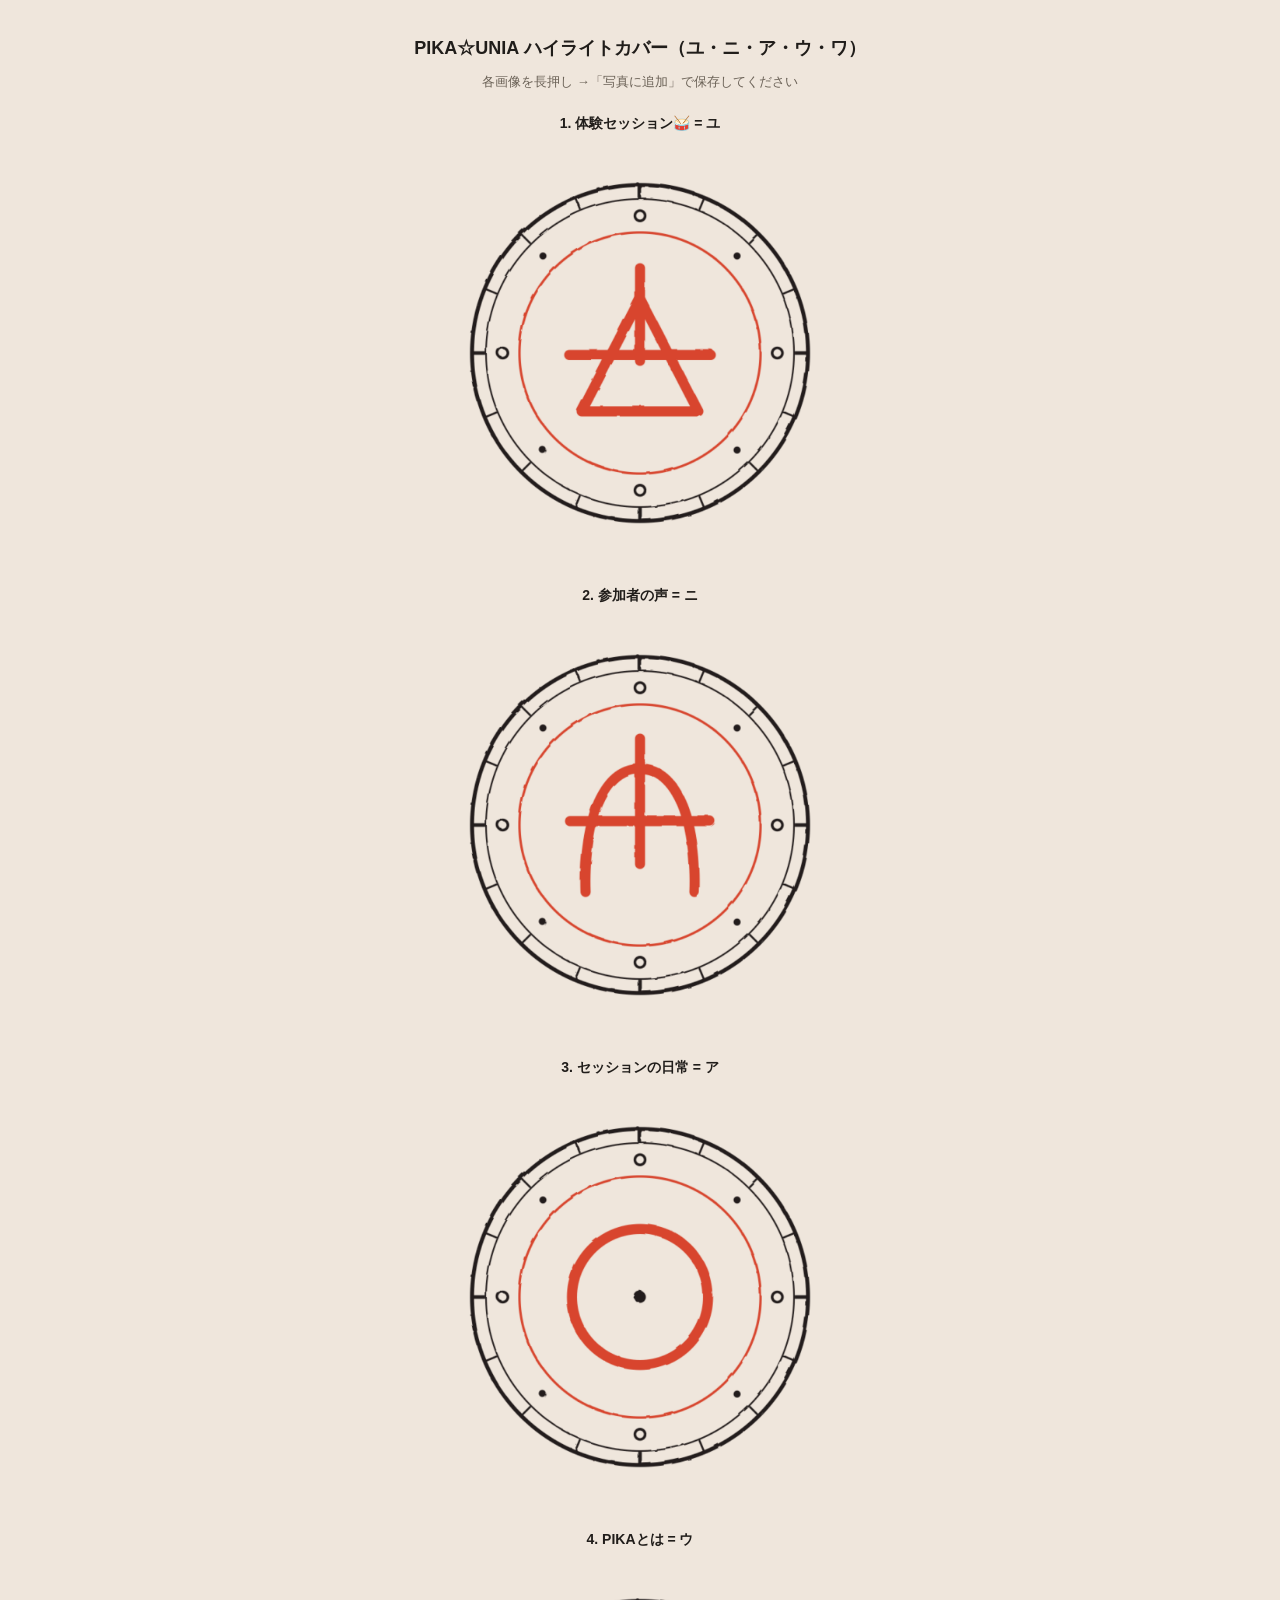
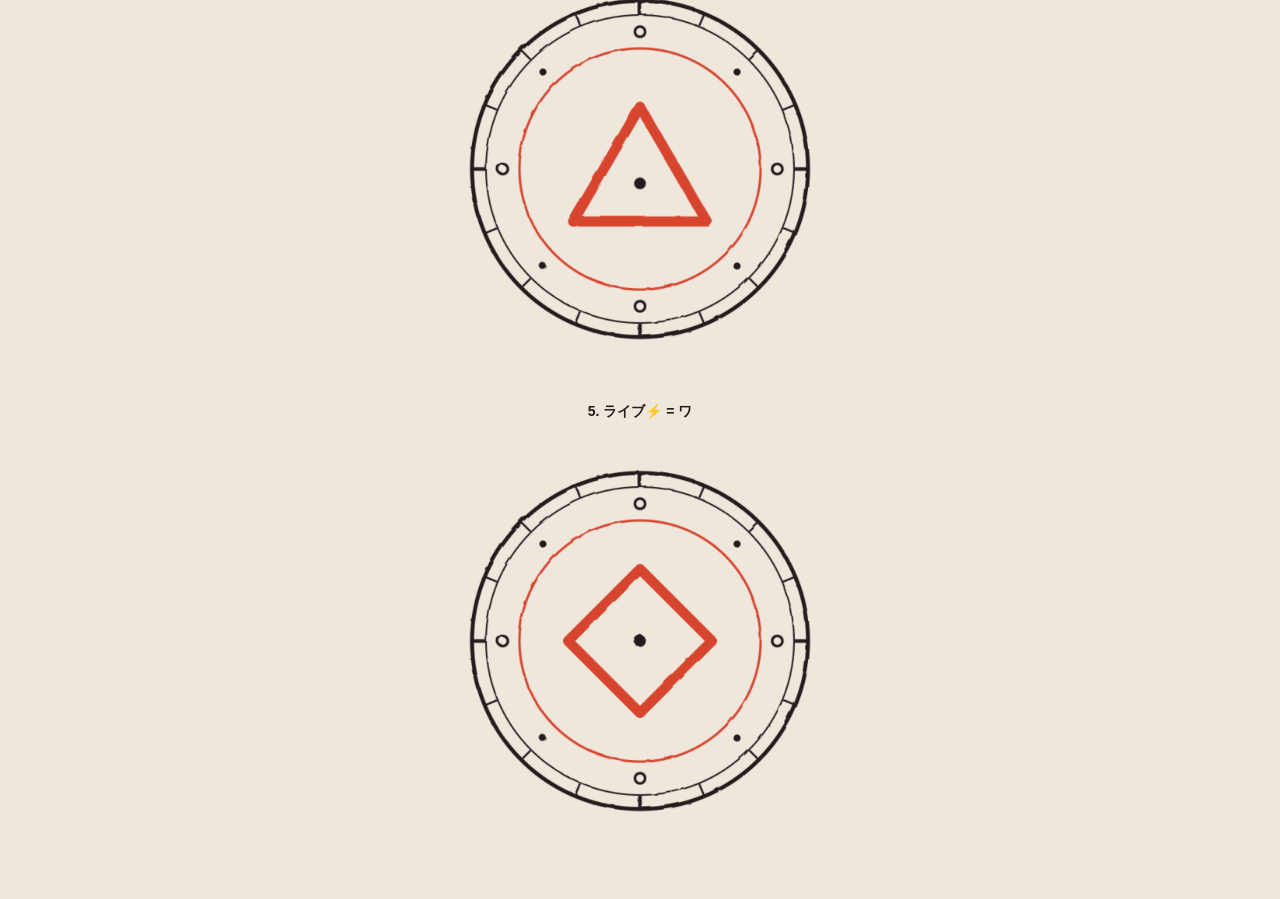
<file: ig-covers/index.html>
<!DOCTYPE html><html lang="ja"><head><meta charset="utf-8"><meta name="viewport" content="width=device-width,initial-scale=1"><meta name="robots" content="noindex,nofollow"><title>ハイライトカバー保存用</title>
<style>body{font-family:sans-serif;background:#EFE6DC;color:#201D1A;margin:0;padding:24px;text-align:center}h1{font-size:18px}p{font-size:13px;color:#6b6257}img{width:100%;max-width:420px;border-radius:12px;margin:10px 0;display:block;margin-inline:auto}figure{margin:24px 0}figcaption{font-size:14px;font-weight:bold}</style></head><body>
<h1>PIKA☆UNIA ハイライトカバー（ユ・ニ・ア・ウ・ワ）</h1>
<p>各画像を長押し →「写真に追加」で保存してください</p>
<figure><figcaption>1. 体験セッション🥁 = ユ</figcaption><img src="cover-taiken.png" alt="ユ"></figure>
<figure><figcaption>2. 参加者の声 = ニ</figcaption><img src="cover-voices.png" alt="ニ"></figure>
<figure><figcaption>3. セッションの日常 = ア</figcaption><img src="cover-nichijo.png" alt="ア"></figure>
<figure><figcaption>4. PIKAとは = ウ</figcaption><img src="cover-pika.png" alt="ウ"></figure>
<figure><figcaption>5. ライブ⚡ = ワ</figcaption><img src="cover-live.png" alt="ワ"></figure>
</body></html>
</file>
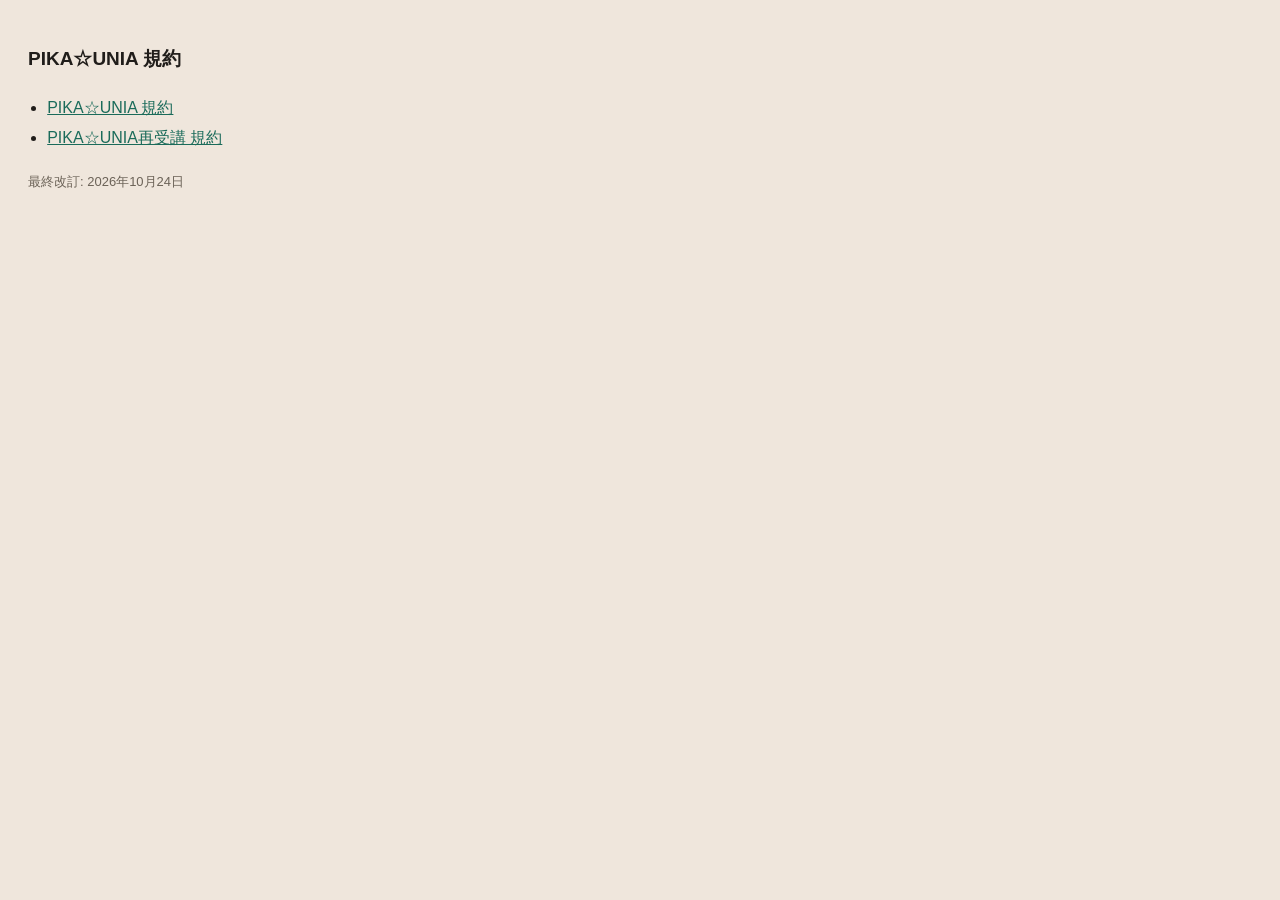
<file: kiyaku/index.html>
<!DOCTYPE html><html lang="ja"><head><meta charset="utf-8">
<meta name="viewport" content="width=device-width,initial-scale=1">
<meta name="robots" content="noindex,nofollow">
<title>PIKA☆UNIA 規約</title>
<style>body{font-family:sans-serif;background:#EFE6DC;color:#201D1A;margin:0;padding:28px;line-height:1.9}
h1{font-size:19px}ul{padding-left:1.2em}a{color:#1a6b5a}p{font-size:13px;color:#6b6257}</style></head><body>
<h1>PIKA☆UNIA 規約</h1>
<ul>
<li><a href="pika-unia-kiyaku.pdf">PIKA☆UNIA 規約</a></li>
<li><a href="pika-unia-saijukou-kiyaku.pdf">PIKA☆UNIA再受講 規約</a></li>
</ul>
<p>最終改訂: 2026年10月24日</p>
</body></html>
</file>
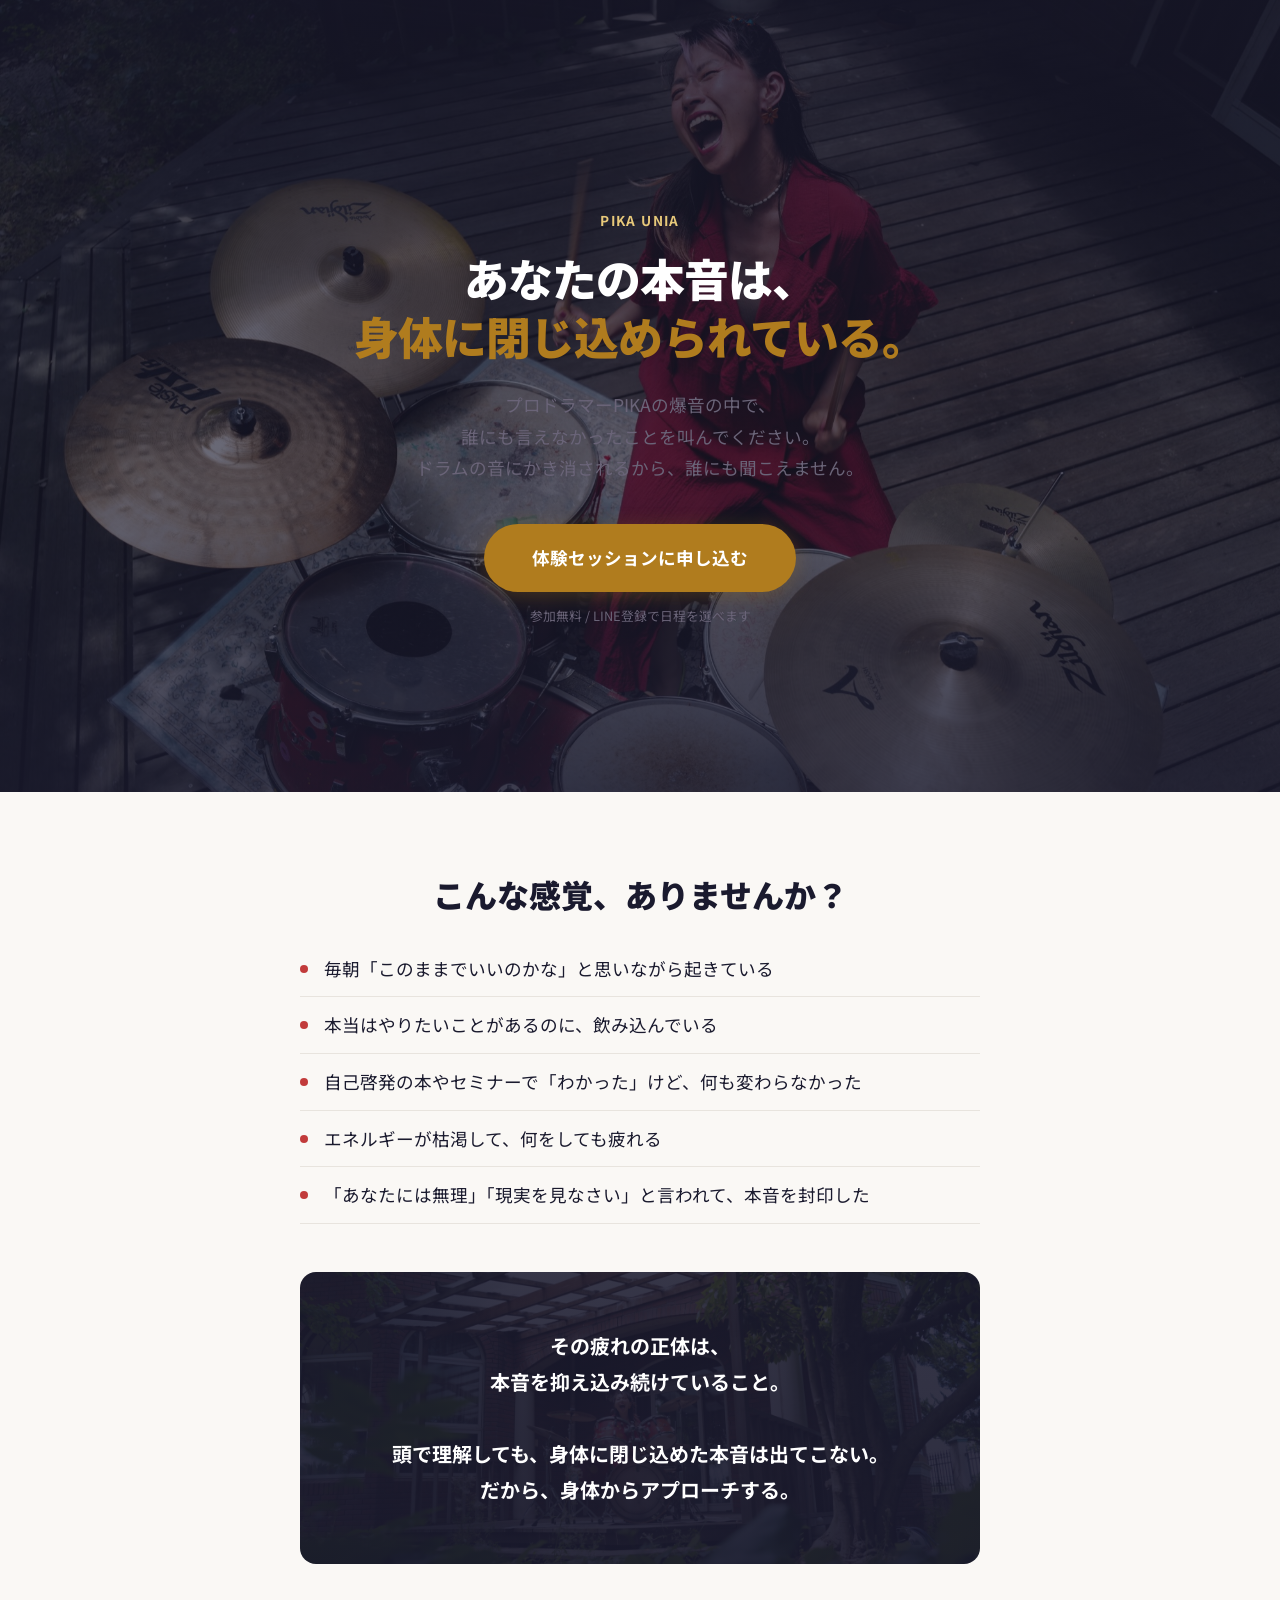
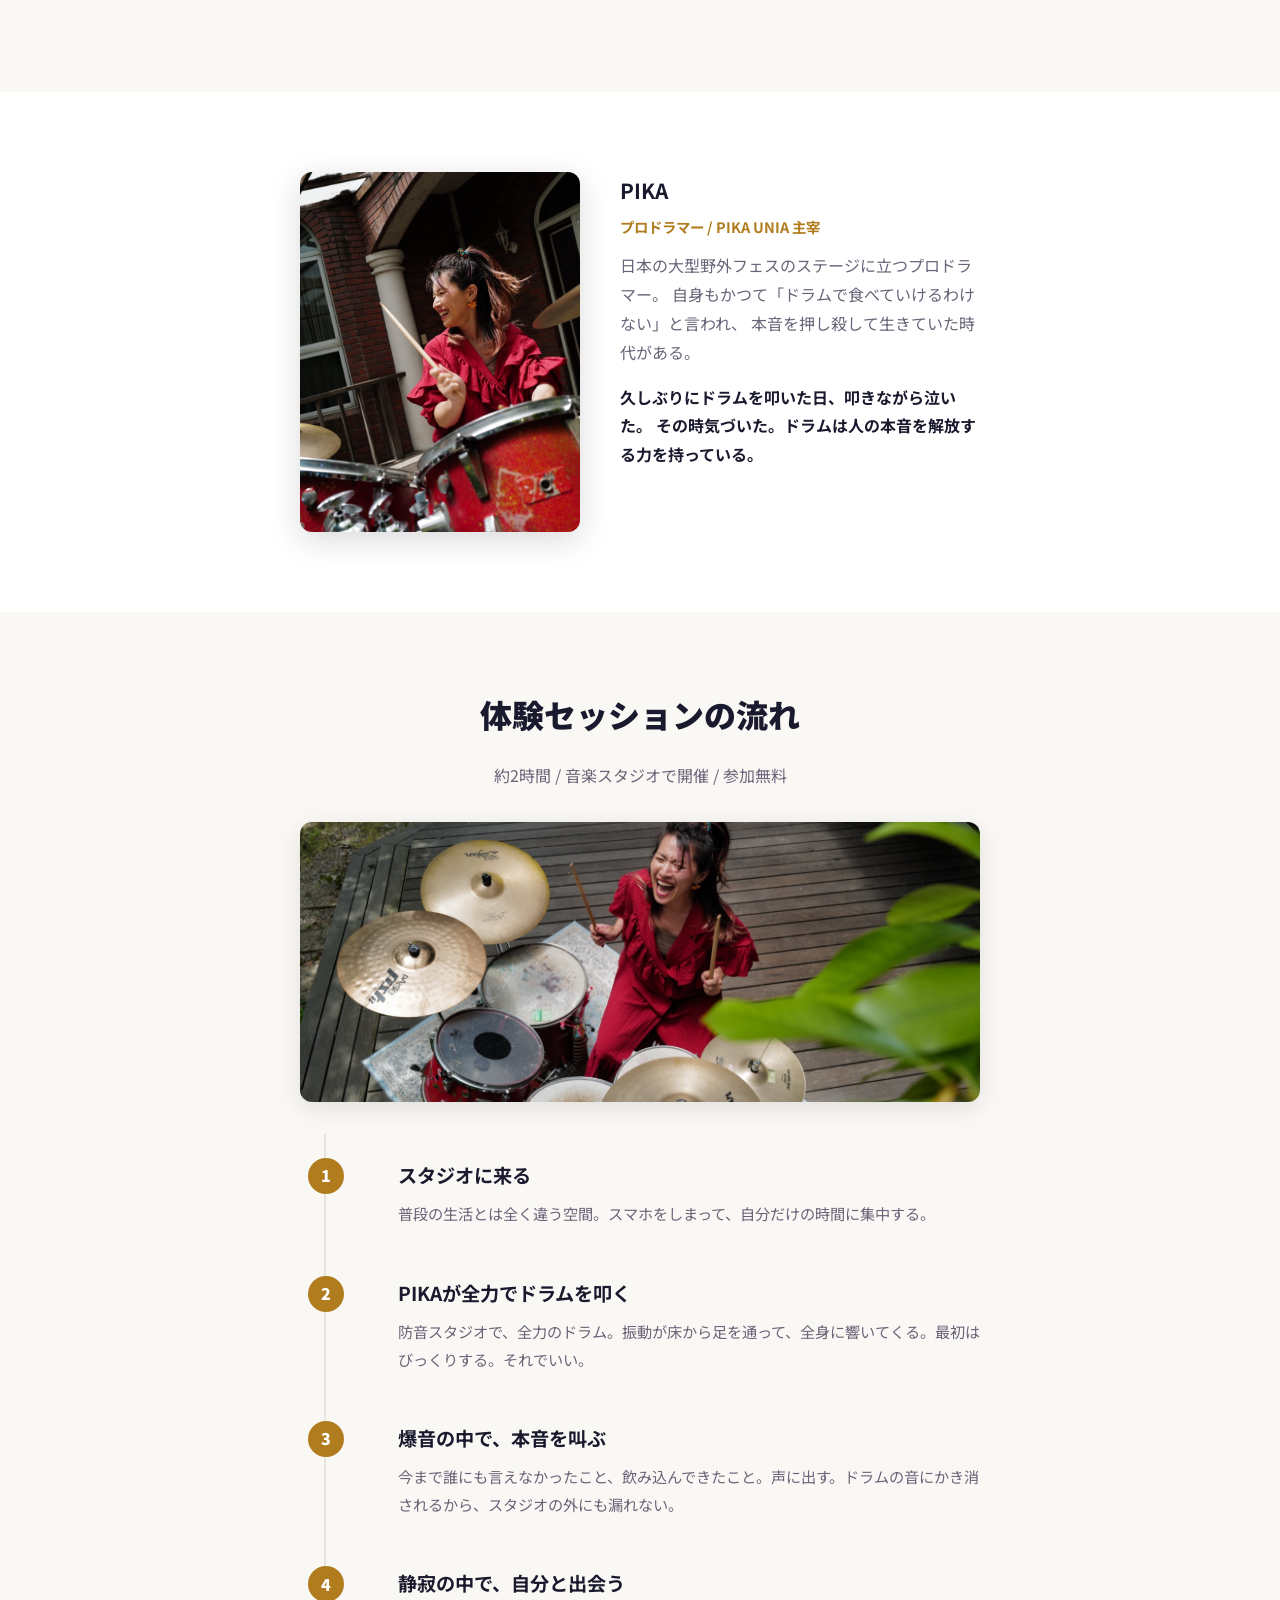
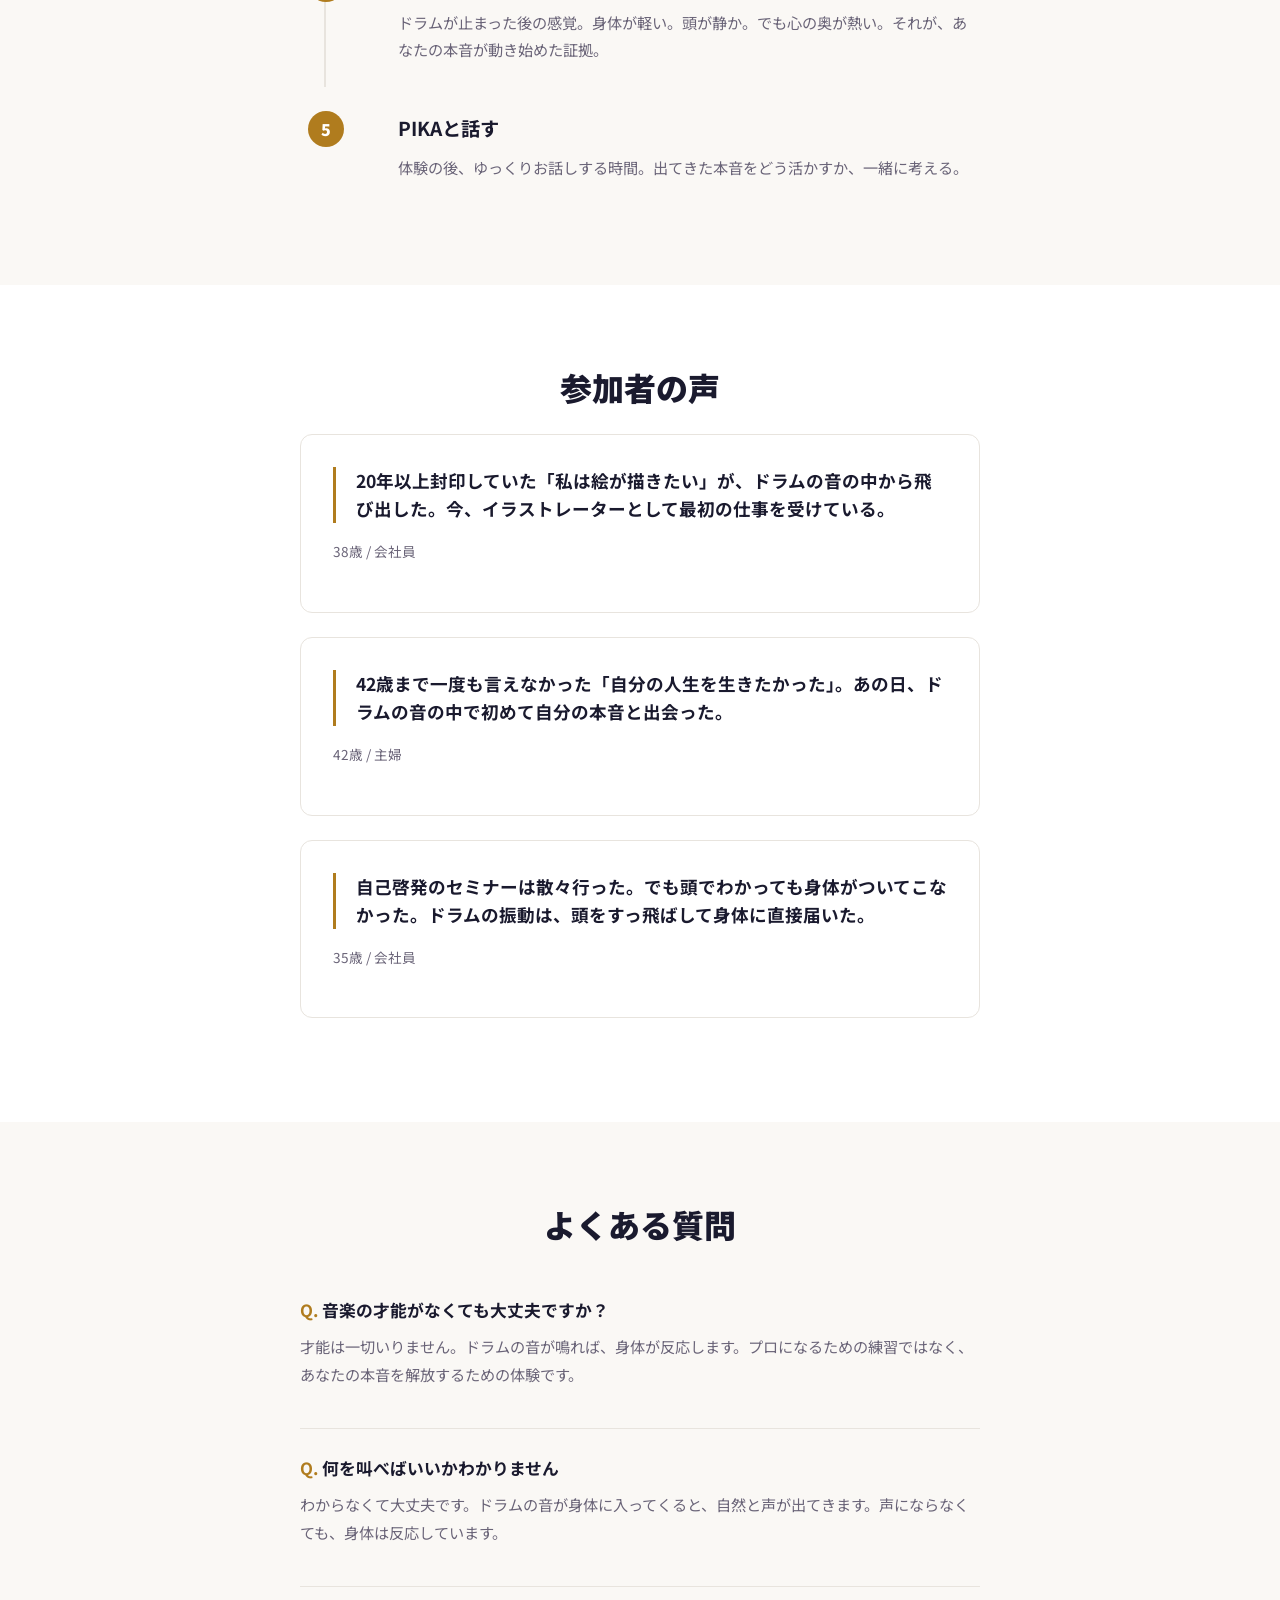
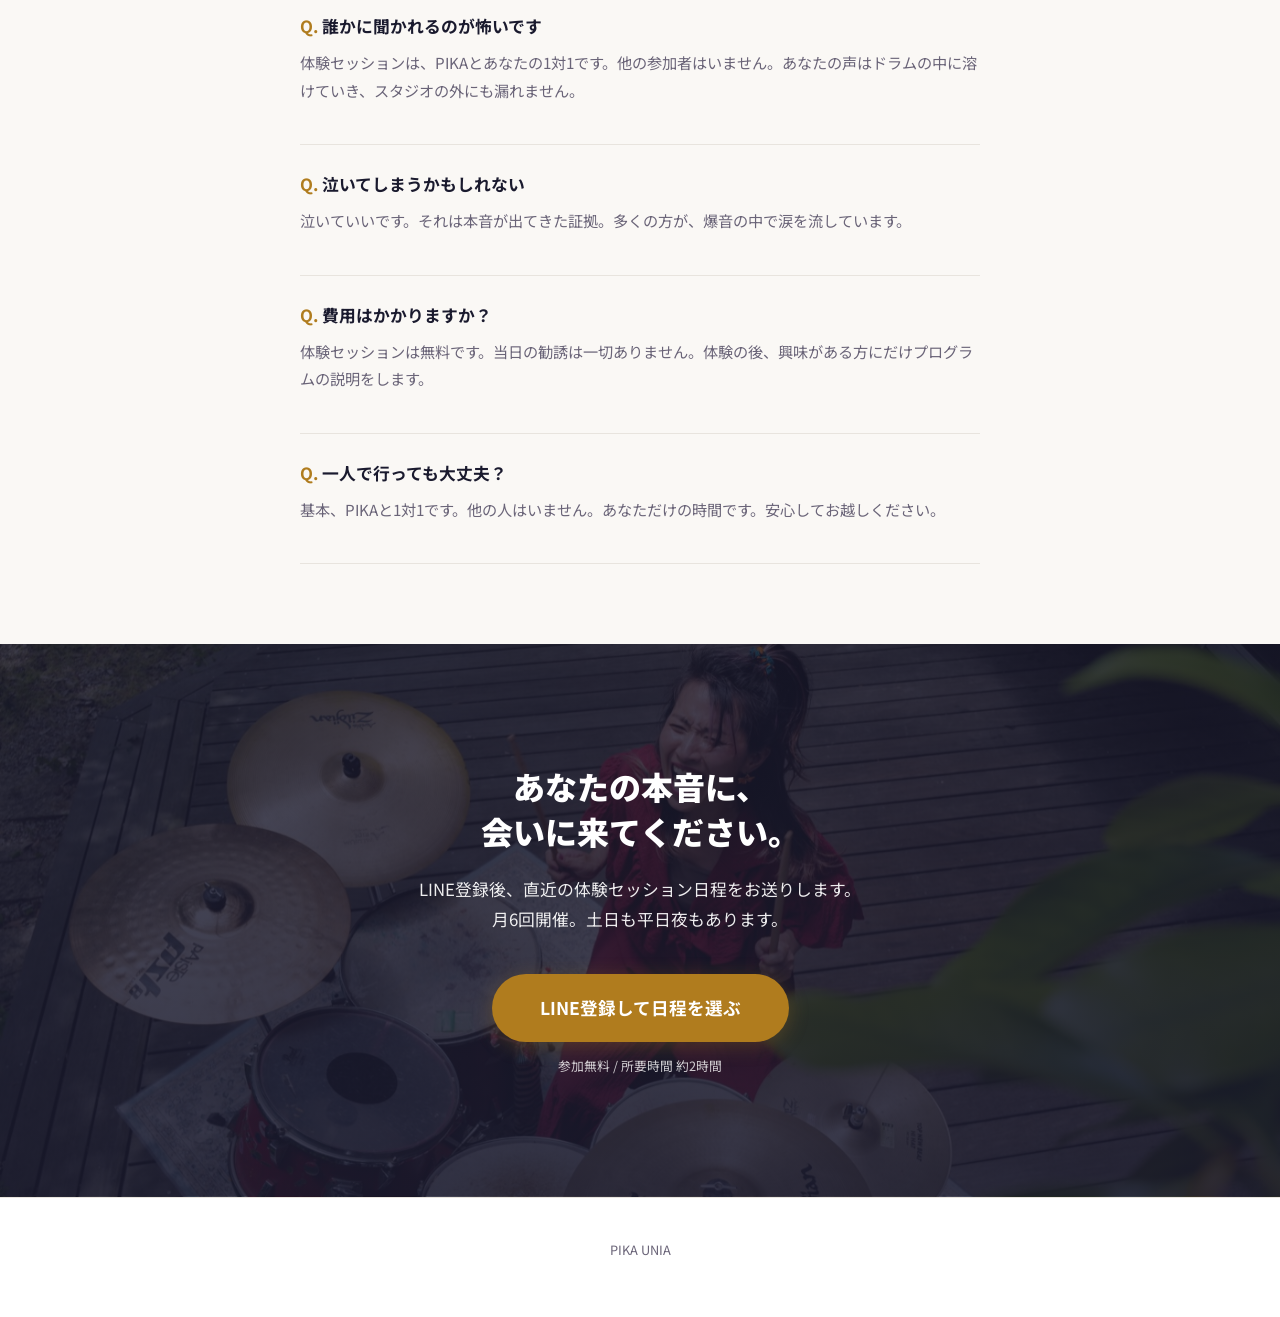
<file: old/index.html>
<!DOCTYPE html>
<html lang="ja">
<head>
  <meta charset="UTF-8">
  <meta name="viewport" content="width=device-width, initial-scale=1.0">
  <title>PIKA UNIA 自己解放リアル体験セッション</title>
  <link rel="stylesheet" href="https://fonts.googleapis.com/css2?family=Noto+Sans+JP:wght@400;700;900&display=swap">
  <style>
    *, *::before, *::after { margin: 0; padding: 0; box-sizing: border-box; }

    :root {
      --gold: #b07c1e;
      --gold-light: rgba(176, 124, 30, 0.08);
      --gold-border: rgba(176, 124, 30, 0.2);
      --red: #c23b3b;
      --navy: #1a1a2e;
      --muted: #6a6478;
      --bg: #ffffff;
      --bg-warm: #faf8f5;
      --green: #2d7a4a;
      --border: #e8e4de;
    }

    body {
      font-family: 'Noto Sans JP', sans-serif;
      font-weight: 400;
      color: var(--navy);
      background: var(--bg);
      line-height: 1.8;
      font-size: 16px;
      -webkit-font-smoothing: antialiased;
    }

    /* === Layout === */
    .container {
      max-width: 720px;
      margin: 0 auto;
      padding: 0 20px;
    }

    section {
      padding: 80px 0;
    }

    section.alt {
      background: var(--bg-warm);
    }

    /* === Typography === */
    h1 {
      font-weight: 900;
      font-size: clamp(1.8em, 5vw, 2.8em);
      line-height: 1.3;
      letter-spacing: -0.02em;
    }
    h2 {
      font-weight: 900;
      font-size: clamp(1.4em, 4vw, 2em);
      line-height: 1.4;
      margin-bottom: 24px;
    }
    h3 {
      font-weight: 700;
      font-size: 1.2em;
      margin-bottom: 12px;
    }
    p {
      margin-bottom: 16px;
      color: var(--muted);
    }
    .text-navy { color: var(--navy); }
    .text-gold { color: var(--gold); }
    .text-center { text-align: center; }

    /* === Hero === */
    .hero {
      position: relative;
      padding: 140px 0 100px;
      text-align: center;
      background-image: linear-gradient(180deg, rgba(26,26,46,0.78) 0%, rgba(26,26,46,0.65) 60%, rgba(26,26,46,0.85) 100%), url('./assets/photos/hero-portrait.jpg');
      background-size: cover;
      background-position: center 30%;
      color: #fff;
      overflow: hidden;
      min-height: 88vh;
      display: flex;
      align-items: center;
    }
    .hero .container { width: 100%; }
    .hero .hero-label { color: #e8c97a; }
    .hero h1 { color: #fff; }
    .hero h1 .accent { color: #e8c97a; }
    .hero .lead { color: rgba(255,255,255,0.92); }
    .hero-label {
      display: inline-block;
      font-size: 0.85em;
      font-weight: 700;
      color: var(--gold);
      letter-spacing: 0.1em;
      margin-bottom: 16px;
    }
    .hero h1 {
      margin-bottom: 24px;
    }
    .hero h1 .accent {
      display: block;
      color: var(--gold);
    }
    .hero .lead {
      font-size: 1.1em;
      color: var(--muted);
      max-width: 560px;
      margin: 0 auto 40px;
    }

    /* === CTA Button === */
    .cta-btn {
      display: inline-block;
      background: var(--gold);
      color: #fff;
      font-family: 'Noto Sans JP', sans-serif;
      font-weight: 700;
      font-size: 1.1em;
      padding: 18px 48px;
      border-radius: 60px;
      text-decoration: none;
      transition: transform 0.2s, box-shadow 0.2s;
      box-shadow: 0 4px 20px rgba(176, 124, 30, 0.3);
    }
    .cta-btn:hover {
      transform: translateY(-2px);
      box-shadow: 0 6px 28px rgba(176, 124, 30, 0.4);
    }
    .cta-sub {
      display: block;
      font-size: 0.8em;
      color: var(--muted);
      margin-top: 12px;
    }

    /* === Pain Section === */
    .pain-list {
      list-style: none;
      padding: 0;
    }
    .pain-list li {
      font-size: 1.1em;
      color: var(--navy);
      padding: 12px 0;
      border-bottom: 1px solid var(--border);
      position: relative;
      padding-left: 24px;
    }
    .pain-list li::before {
      content: '';
      position: absolute;
      left: 0;
      top: 50%;
      transform: translateY(-50%);
      width: 8px;
      height: 8px;
      background: var(--red);
      border-radius: 50%;
    }

    /* === Insight Box === */
    .insight-box {
      position: relative;
      background-image: linear-gradient(180deg, rgba(26,26,46,0.88) 0%, rgba(26,26,46,0.92) 100%), url('./assets/photos/manifesto-bg.jpg');
      background-size: cover;
      background-position: center;
      border-radius: 16px;
      padding: 56px 40px;
      margin: 48px 0;
      text-align: center;
      color: #fff;
    }
    .insight-box p {
      font-size: 1.25em;
      font-weight: 700;
      color: #fff;
      margin: 0;
      line-height: 1.8;
    }

    /* === PIKA Profile === */
    .profile-card {
      display: grid;
      grid-template-columns: 280px 1fr;
      gap: 40px;
      align-items: flex-start;
    }
    .profile-avatar {
      width: 280px;
      height: 360px;
      border-radius: 12px;
      background-image: url('./assets/photos/origin-drums.jpg');
      background-size: cover;
      background-position: center;
      flex-shrink: 0;
      box-shadow: 0 8px 32px rgba(0,0,0,0.15);
    }
    @media (max-width: 600px) {
      .profile-card { grid-template-columns: 1fr; }
      .profile-avatar { width: 100%; height: 280px; }
    }
    .profile-info h3 {
      font-size: 1.3em;
      margin-bottom: 4px;
    }
    .profile-info .role {
      font-size: 0.9em;
      color: var(--gold);
      font-weight: 700;
      margin-bottom: 12px;
    }

    /* === Flow Section === */
    .flow-steps {
      counter-reset: step;
    }
    .flow-step {
      position: relative;
      padding: 24px 0 24px 72px;
      border-left: 2px solid var(--border);
      margin-left: 24px;
    }
    .flow-step:last-child {
      border-left: 2px solid transparent;
    }
    .flow-step::before {
      counter-increment: step;
      content: counter(step);
      position: absolute;
      left: -18px;
      top: 24px;
      width: 36px;
      height: 36px;
      background: var(--gold);
      color: #fff;
      font-weight: 900;
      font-size: 1em;
      border-radius: 50%;
      display: flex;
      align-items: center;
      justify-content: center;
    }
    .flow-step h3 {
      margin-bottom: 8px;
      color: var(--navy);
    }
    .flow-step p {
      margin: 0;
      font-size: 0.95em;
    }

    /* === Testimonial === */
    .testimonial {
      background: var(--bg);
      border: 1px solid var(--border);
      border-radius: 12px;
      padding: 32px;
      margin-bottom: 24px;
    }
    .testimonial .quote {
      font-size: 1.1em;
      font-weight: 700;
      color: var(--navy);
      margin-bottom: 16px;
      line-height: 1.6;
      position: relative;
      padding-left: 20px;
      border-left: 3px solid var(--gold);
    }
    .testimonial .meta {
      font-size: 0.85em;
      color: var(--muted);
    }

    /* === FAQ === */
    .faq-item {
      border-bottom: 1px solid var(--border);
      padding: 24px 0;
    }
    .faq-q {
      font-weight: 700;
      font-size: 1.05em;
      color: var(--navy);
      margin-bottom: 8px;
    }
    .faq-q::before {
      content: 'Q. ';
      color: var(--gold);
    }
    .faq-a {
      color: var(--muted);
      font-size: 0.95em;
      line-height: 1.8;
    }

    /* === Final CTA === */
    .final-cta {
      position: relative;
      text-align: center;
      padding: 120px 0;
      background-image: linear-gradient(180deg, rgba(26,26,46,0.78) 0%, rgba(26,26,46,0.88) 100%), url('./assets/photos/step-3-drum.jpg');
      background-size: cover;
      background-position: center;
      color: #fff;
    }
    .final-cta h2 {
      margin-bottom: 20px;
      color: #fff;
    }
    .final-cta .lead {
      color: rgba(255,255,255,0.92);
      margin-bottom: 40px;
      font-size: 1.05em;
    }
    .final-cta .cta-sub {
      color: rgba(255,255,255,0.78);
    }

    /* === Flow section photo break === */
    .flow-photo {
      width: 100%;
      height: 280px;
      background-image: url('./assets/photos/step-3-drum.jpg');
      background-size: cover;
      background-position: center;
      border-radius: 12px;
      margin: 32px 0;
      box-shadow: 0 6px 24px rgba(0,0,0,0.1);
    }

    /* === Footer === */
    footer {
      text-align: center;
      padding: 40px 0;
      font-size: 0.8em;
      color: var(--muted);
      border-top: 1px solid var(--border);
    }

    /* === Responsive === */
    @media (max-width: 600px) {
      section { padding: 60px 0; }
      .profile-card { flex-direction: column; align-items: center; text-align: center; }
      .flow-step { padding-left: 56px; }
    }
  </style>
</head>
<body>

  <!-- HERO -->
  <section class="hero">
    <div class="container">
      <span class="hero-label">PIKA UNIA</span>
      <h1>
        あなたの本音は、<br>
        <span class="accent">身体に閉じ込められている。</span>
      </h1>
      <p class="lead">
        プロドラマーPIKAの爆音の中で、<br>
        誰にも言えなかったことを叫んでください。<br>
        ドラムの音にかき消されるから、誰にも聞こえません。
      </p>
      <a href="https://s.lmes.jp/landing-qr/2007823244-g627Jxpo?uLand=FDsNFP" class="cta-btn" data-line-cta="hero" target="_blank" rel="noopener">体験セッションに申し込む</a>
      <span class="cta-sub">参加無料 / LINE登録で日程を選べます</span>
    </div>
  </section>

  <!-- PAIN -->
  <section class="alt">
    <div class="container">
      <h2 class="text-center">こんな感覚、ありませんか？</h2>
      <ul class="pain-list">
        <li>毎朝「このままでいいのかな」と思いながら起きている</li>
        <li>本当はやりたいことがあるのに、飲み込んでいる</li>
        <li>自己啓発の本やセミナーで「わかった」けど、何も変わらなかった</li>
        <li>エネルギーが枯渇して、何をしても疲れる</li>
        <li>「あなたには無理」「現実を見なさい」と言われて、本音を封印した</li>
      </ul>

      <div class="insight-box">
        <p>
          その疲れの正体は、<br>
          本音を抑え込み続けていること。<br><br>
          頭で理解しても、身体に閉じ込めた本音は出てこない。<br>
          だから、身体からアプローチする。
        </p>
      </div>
    </div>
  </section>

  <!-- PIKA -->
  <section>
    <div class="container">
      <div class="profile-card">
        <div class="profile-avatar" aria-label="PIKA portrait"></div>
        <div class="profile-info">
          <h3>PIKA</h3>
          <p class="role">プロドラマー / PIKA UNIA 主宰</p>
          <p>
            日本の大型野外フェスのステージに立つプロドラマー。
            自身もかつて「ドラムで食べていけるわけない」と言われ、
            本音を押し殺して生きていた時代がある。
          </p>
          <p class="text-navy" style="font-weight:700;">
            久しぶりにドラムを叩いた日、叩きながら泣いた。
            その時気づいた。ドラムは人の本音を解放する力を持っている。
          </p>
        </div>
      </div>
    </div>
  </section>

  <!-- FLOW -->
  <section class="alt">
    <div class="container">
      <h2 class="text-center">体験セッションの流れ</h2>
      <p class="text-center" style="margin-bottom:32px;">約2時間 / 音楽スタジオで開催 / 参加無料</p>
      <div class="flow-photo" role="img" aria-label="爆音解放セッションの様子"></div>
      <div class="flow-steps">
        <div class="flow-step">
          <h3>スタジオに来る</h3>
          <p>普段の生活とは全く違う空間。スマホをしまって、自分だけの時間に集中する。</p>
        </div>
        <div class="flow-step">
          <h3>PIKAが全力でドラムを叩く</h3>
          <p>防音スタジオで、全力のドラム。振動が床から足を通って、全身に響いてくる。最初はびっくりする。それでいい。</p>
        </div>
        <div class="flow-step">
          <h3>爆音の中で、本音を叫ぶ</h3>
          <p>今まで誰にも言えなかったこと、飲み込んできたこと。声に出す。ドラムの音にかき消されるから、スタジオの外にも漏れない。</p>
        </div>
        <div class="flow-step">
          <h3>静寂の中で、自分と出会う</h3>
          <p>ドラムが止まった後の感覚。身体が軽い。頭が静か。でも心の奥が熱い。それが、あなたの本音が動き始めた証拠。</p>
        </div>
        <div class="flow-step">
          <h3>PIKAと話す</h3>
          <p>体験の後、ゆっくりお話しする時間。出てきた本音をどう活かすか、一緒に考える。</p>
        </div>
      </div>
    </div>
  </section>

  <!-- TESTIMONIAL -->
  <!-- ⚠️ 要差替: 以下は構成例です。実際の参加者の声（許可取得済み）に置き換えてください -->
  <section>
    <div class="container">
      <h2 class="text-center">参加者の声</h2>

      <div class="testimonial">
        <p class="quote">
          20年以上封印していた「私は絵が描きたい」が、ドラムの音の中から飛び出した。今、イラストレーターとして最初の仕事を受けている。
        </p>
        <p class="meta">38歳 / 会社員</p>
      </div>

      <div class="testimonial">
        <p class="quote">
          42歳まで一度も言えなかった「自分の人生を生きたかった」。あの日、ドラムの音の中で初めて自分の本音と出会った。
        </p>
        <p class="meta">42歳 / 主婦</p>
      </div>

      <div class="testimonial">
        <p class="quote">
          自己啓発のセミナーは散々行った。でも頭でわかっても身体がついてこなかった。ドラムの振動は、頭をすっ飛ばして身体に直接届いた。
        </p>
        <p class="meta">35歳 / 会社員</p>
      </div>
    </div>
  </section>

  <!-- FAQ -->
  <section class="alt">
    <div class="container">
      <h2 class="text-center">よくある質問</h2>

      <div class="faq-item">
        <p class="faq-q">音楽の才能がなくても大丈夫ですか？</p>
        <p class="faq-a">才能は一切いりません。ドラムの音が鳴れば、身体が反応します。プロになるための練習ではなく、あなたの本音を解放するための体験です。</p>
      </div>

      <div class="faq-item">
        <p class="faq-q">何を叫べばいいかわかりません</p>
        <p class="faq-a">わからなくて大丈夫です。ドラムの音が身体に入ってくると、自然と声が出てきます。声にならなくても、身体は反応しています。</p>
      </div>

      <div class="faq-item">
        <p class="faq-q">誰かに聞かれるのが怖いです</p>
        <p class="faq-a">体験セッションは、PIKAとあなたの1対1です。他の参加者はいません。あなたの声はドラムの中に溶けていき、スタジオの外にも漏れません。</p>
      </div>

      <div class="faq-item">
        <p class="faq-q">泣いてしまうかもしれない</p>
        <p class="faq-a">泣いていいです。それは本音が出てきた証拠。多くの方が、爆音の中で涙を流しています。</p>
      </div>

      <div class="faq-item">
        <p class="faq-q">費用はかかりますか？</p>
        <p class="faq-a">体験セッションは無料です。当日の勧誘は一切ありません。体験の後、興味がある方にだけプログラムの説明をします。</p>
      </div>

      <div class="faq-item">
        <p class="faq-q">一人で行っても大丈夫？</p>
        <p class="faq-a">基本、PIKAと1対1です。他の人はいません。あなただけの時間です。安心してお越しください。</p>
      </div>
    </div>
  </section>

  <!-- FINAL CTA -->
  <section class="final-cta" id="line-register">
    <div class="container">
      <h2>
        あなたの本音に、<br>
        会いに来てください。
      </h2>
      <p class="lead">
        LINE登録後、直近の体験セッション日程をお送りします。<br>
        月6回開催。土日も平日夜もあります。
      </p>
      <a href="https://s.lmes.jp/landing-qr/2007823244-g627Jxpo?uLand=FDsNFP" class="cta-btn" data-line-cta="final" target="_blank" rel="noopener">LINE登録して日程を選ぶ</a>
      <span class="cta-sub">参加無料 / 所要時間 約2時間</span>
    </div>
  </section>

  <footer>
    <div class="container">
      <p>PIKA UNIA</p>
    </div>
  </footer>

</body>
</html>
</file>
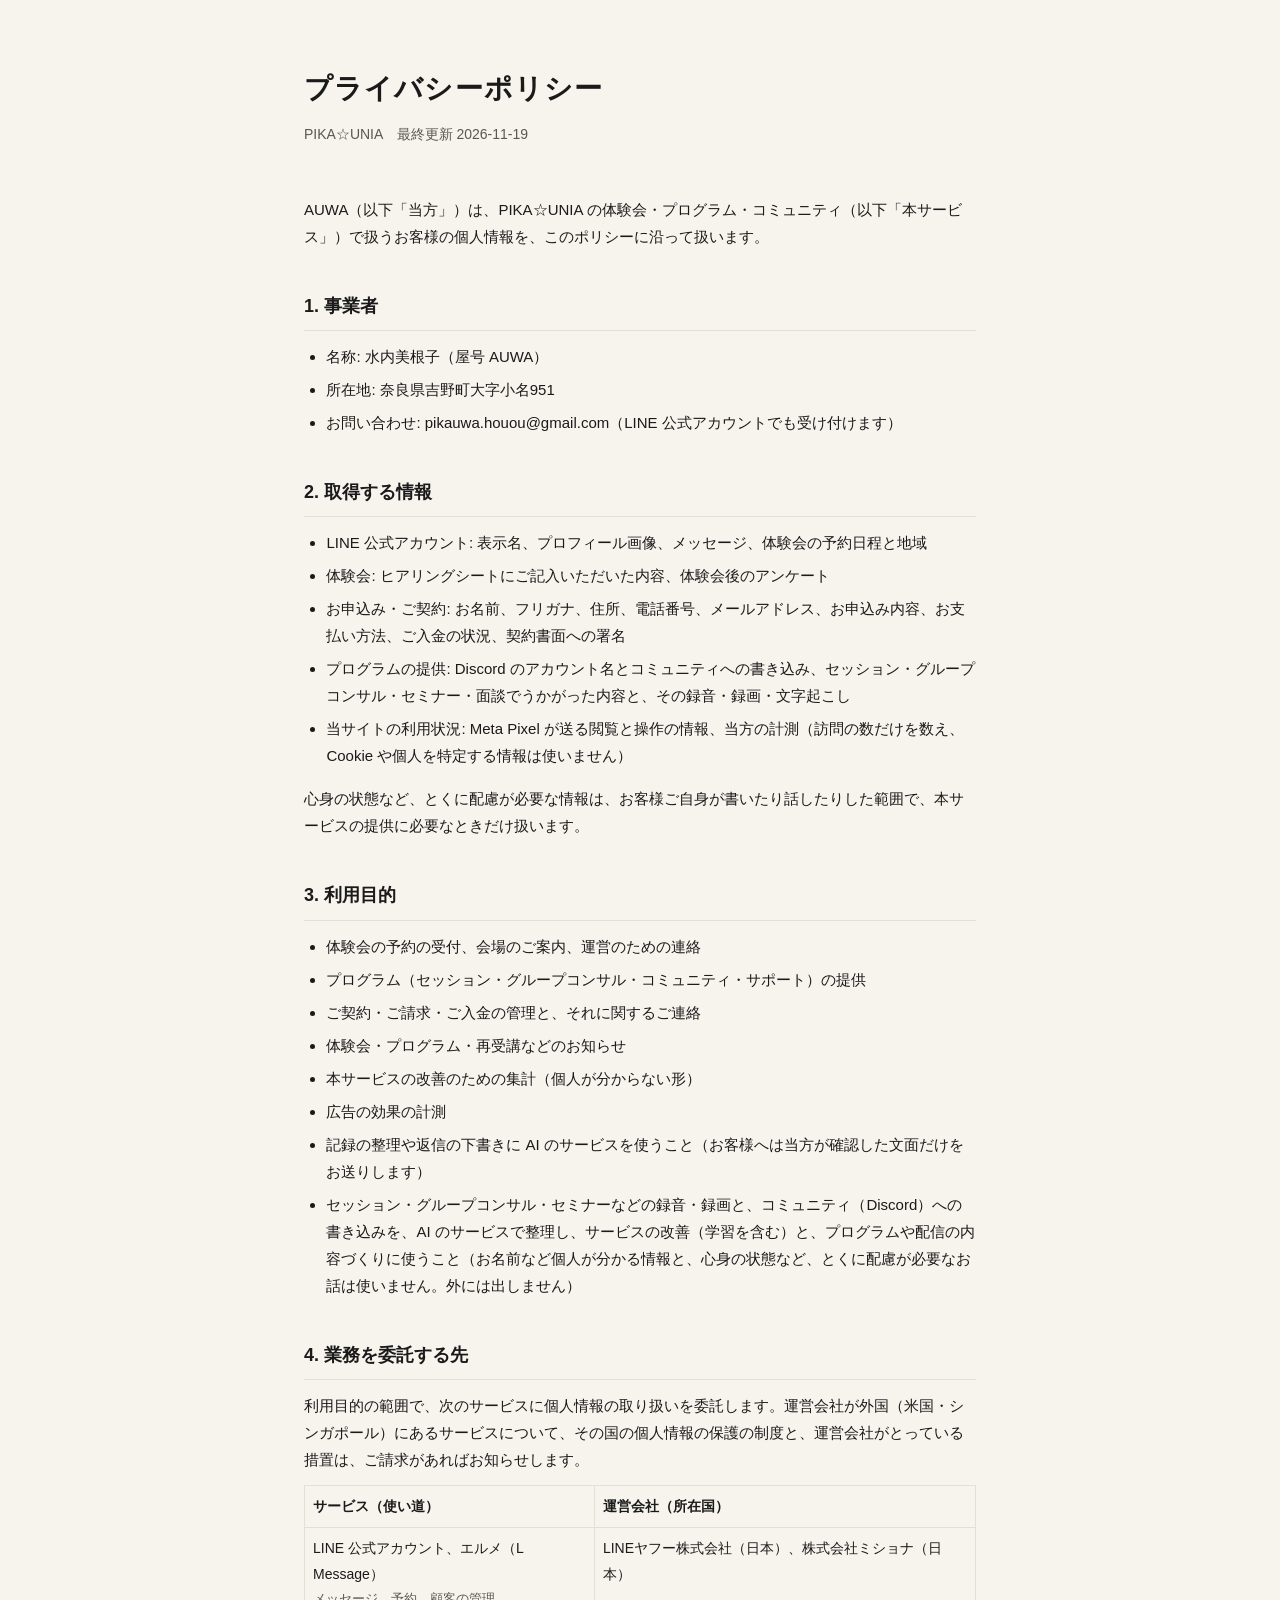
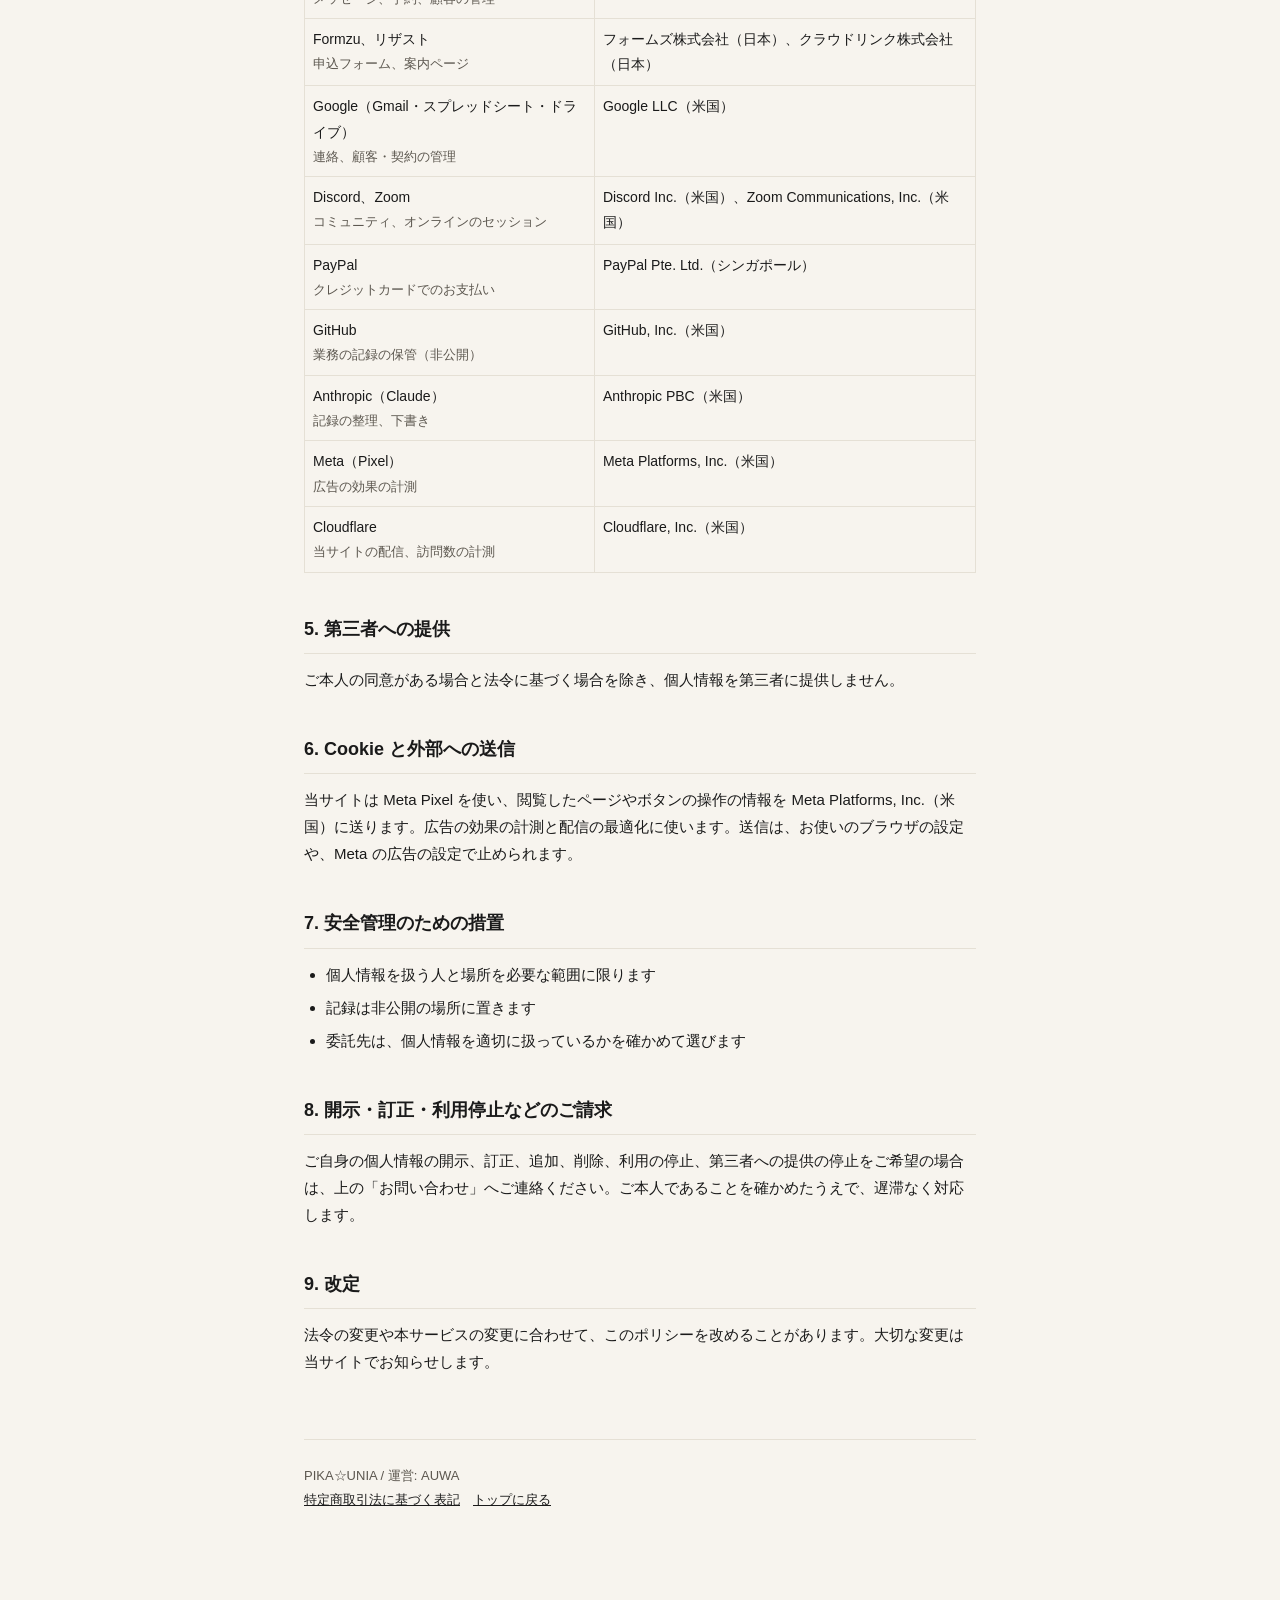
<file: privacy.html>
<!DOCTYPE html>
<html lang="ja">
<head>
<meta charset="UTF-8">
<meta name="viewport" content="width=device-width, initial-scale=1.0">
<title>プライバシーポリシー — PIKA☆UNIA</title>
<style>
:root { --ink: #1A1A1A; --bg: #F7F4EE; --muted: #5C574F; --border: #E5E0D5; }
* { box-sizing: border-box; }
body { font-family: -apple-system, "Hiragino Sans", "Hiragino Kaku Gothic ProN", sans-serif; background: var(--bg); color: var(--ink); line-height: 1.8; margin: 0; padding: 0; }
main { max-width: 720px; margin: 0 auto; padding: 64px 24px 96px; }
h1 { font-family: "Hiragino Mincho ProN", "Yu Mincho", serif; font-size: 28px; margin: 0 0 8px; letter-spacing: 0.04em; }
.lead { color: var(--muted); font-size: 14px; margin-bottom: 48px; }
h2 { font-size: 18px; margin: 40px 0 12px; padding-bottom: 8px; border-bottom: 1px solid var(--border); }
p { margin: 0 0 12px; font-size: 15px; }
ul { padding-left: 1.4em; margin: 0 0 16px; }
li { margin-bottom: 6px; font-size: 15px; }
table { border-collapse: collapse; width: 100%; font-size: 14px; margin: 0 0 16px; }
.use { display: block; color: var(--muted); font-size: 13px; }
th, td { border: 1px solid var(--border); padding: 8px; text-align: left; vertical-align: top; }
a { color: var(--ink); text-decoration: underline; }
.brand { margin-top: 64px; padding-top: 24px; border-top: 1px solid var(--border); font-size: 13px; color: var(--muted); }
</style>
</head>
<body>
<main>
<h1>プライバシーポリシー</h1>
<p class="lead">PIKA☆UNIA　最終更新 2026-11-19</p>

<p>AUWA（以下「当方」）は、PIKA☆UNIA の体験会・プログラム・コミュニティ（以下「本サービス」）で扱うお客様の個人情報を、このポリシーに沿って扱います。</p>

<h2>1. 事業者</h2>
<ul>
<li>名称: 水内美根子（屋号 AUWA）</li>
<li>所在地: 奈良県吉野町大字小名951</li>
<li>お問い合わせ: pikauwa.houou@gmail.com（LINE 公式アカウントでも受け付けます）</li>
</ul>

<h2>2. 取得する情報</h2>
<ul>
<li>LINE 公式アカウント: 表示名、プロフィール画像、メッセージ、体験会の予約日程と地域</li>
<li>体験会: ヒアリングシートにご記入いただいた内容、体験会後のアンケート</li>
<li>お申込み・ご契約: お名前、フリガナ、住所、電話番号、メールアドレス、お申込み内容、お支払い方法、ご入金の状況、契約書面への署名</li>
<li>プログラムの提供: Discord のアカウント名とコミュニティへの書き込み、セッション・グループコンサル・セミナー・面談でうかがった内容と、その録音・録画・文字起こし</li>
<li>当サイトの利用状況: Meta Pixel が送る閲覧と操作の情報、当方の計測（訪問の数だけを数え、Cookie や個人を特定する情報は使いません）</li>
</ul>
<p>心身の状態など、とくに配慮が必要な情報は、お客様ご自身が書いたり話したりした範囲で、本サービスの提供に必要なときだけ扱います。</p>

<h2>3. 利用目的</h2>
<ul>
<li>体験会の予約の受付、会場のご案内、運営のための連絡</li>
<li>プログラム（セッション・グループコンサル・コミュニティ・サポート）の提供</li>
<li>ご契約・ご請求・ご入金の管理と、それに関するご連絡</li>
<li>体験会・プログラム・再受講などのお知らせ</li>
<li>本サービスの改善のための集計（個人が分からない形）</li>
<li>広告の効果の計測</li>
<li>記録の整理や返信の下書きに AI のサービスを使うこと（お客様へは当方が確認した文面だけをお送りします）</li>
<li>セッション・グループコンサル・セミナーなどの録音・録画と、コミュニティ（Discord）への書き込みを、AI のサービスで整理し、サービスの改善（学習を含む）と、プログラムや配信の内容づくりに使うこと（お名前など個人が分かる情報と、心身の状態など、とくに配慮が必要なお話は使いません。外には出しません）</li>
</ul>

<h2>4. 業務を委託する先</h2>
<p>利用目的の範囲で、次のサービスに個人情報の取り扱いを委託します。運営会社が外国（米国・シンガポール）にあるサービスについて、その国の個人情報の保護の制度と、運営会社がとっている措置は、ご請求があればお知らせします。</p>
<table>
<tr><th>サービス（使い道）</th><th>運営会社（所在国）</th></tr>
<tr><td>LINE 公式アカウント、エルメ（L Message）<span class="use">メッセージ、予約、顧客の管理</span></td><td>LINEヤフー株式会社（日本）、株式会社ミショナ（日本）</td></tr>
<tr><td>Formzu、リザスト<span class="use">申込フォーム、案内ページ</span></td><td>フォームズ株式会社（日本）、クラウドリンク株式会社（日本）</td></tr>
<tr><td>Google（Gmail・スプレッドシート・ドライブ）<span class="use">連絡、顧客・契約の管理</span></td><td>Google LLC（米国）</td></tr>
<tr><td>Discord、Zoom<span class="use">コミュニティ、オンラインのセッション</span></td><td>Discord Inc.（米国）、Zoom Communications, Inc.（米国）</td></tr>
<tr><td>PayPal<span class="use">クレジットカードでのお支払い</span></td><td>PayPal Pte. Ltd.（シンガポール）</td></tr>
<tr><td>GitHub<span class="use">業務の記録の保管（非公開）</span></td><td>GitHub, Inc.（米国）</td></tr>
<tr><td>Anthropic（Claude）<span class="use">記録の整理、下書き</span></td><td>Anthropic PBC（米国）</td></tr>
<tr><td>Meta（Pixel）<span class="use">広告の効果の計測</span></td><td>Meta Platforms, Inc.（米国）</td></tr>
<tr><td>Cloudflare<span class="use">当サイトの配信、訪問数の計測</span></td><td>Cloudflare, Inc.（米国）</td></tr>
</table>

<h2>5. 第三者への提供</h2>
<p>ご本人の同意がある場合と法令に基づく場合を除き、個人情報を第三者に提供しません。</p>

<h2>6. Cookie と外部への送信</h2>
<p>当サイトは Meta Pixel を使い、閲覧したページやボタンの操作の情報を Meta Platforms, Inc.（米国）に送ります。広告の効果の計測と配信の最適化に使います。送信は、お使いのブラウザの設定や、Meta の広告の設定で止められます。</p>

<h2>7. 安全管理のための措置</h2>
<ul>
<li>個人情報を扱う人と場所を必要な範囲に限ります</li>
<li>記録は非公開の場所に置きます</li>
<li>委託先は、個人情報を適切に扱っているかを確かめて選びます</li>
</ul>

<h2>8. 開示・訂正・利用停止などのご請求</h2>
<p>ご自身の個人情報の開示、訂正、追加、削除、利用の停止、第三者への提供の停止をご希望の場合は、上の「お問い合わせ」へご連絡ください。ご本人であることを確かめたうえで、遅滞なく対応します。</p>

<h2>9. 改定</h2>
<p>法令の変更や本サービスの変更に合わせて、このポリシーを改めることがあります。大切な変更は当サイトでお知らせします。</p>

<div class="brand">PIKA☆UNIA / 運営: AUWA<br><a href="/tokushoho">特定商取引法に基づく表記</a>　<a href="/">トップに戻る</a></div>
</main>
</body>
</html>
</file>
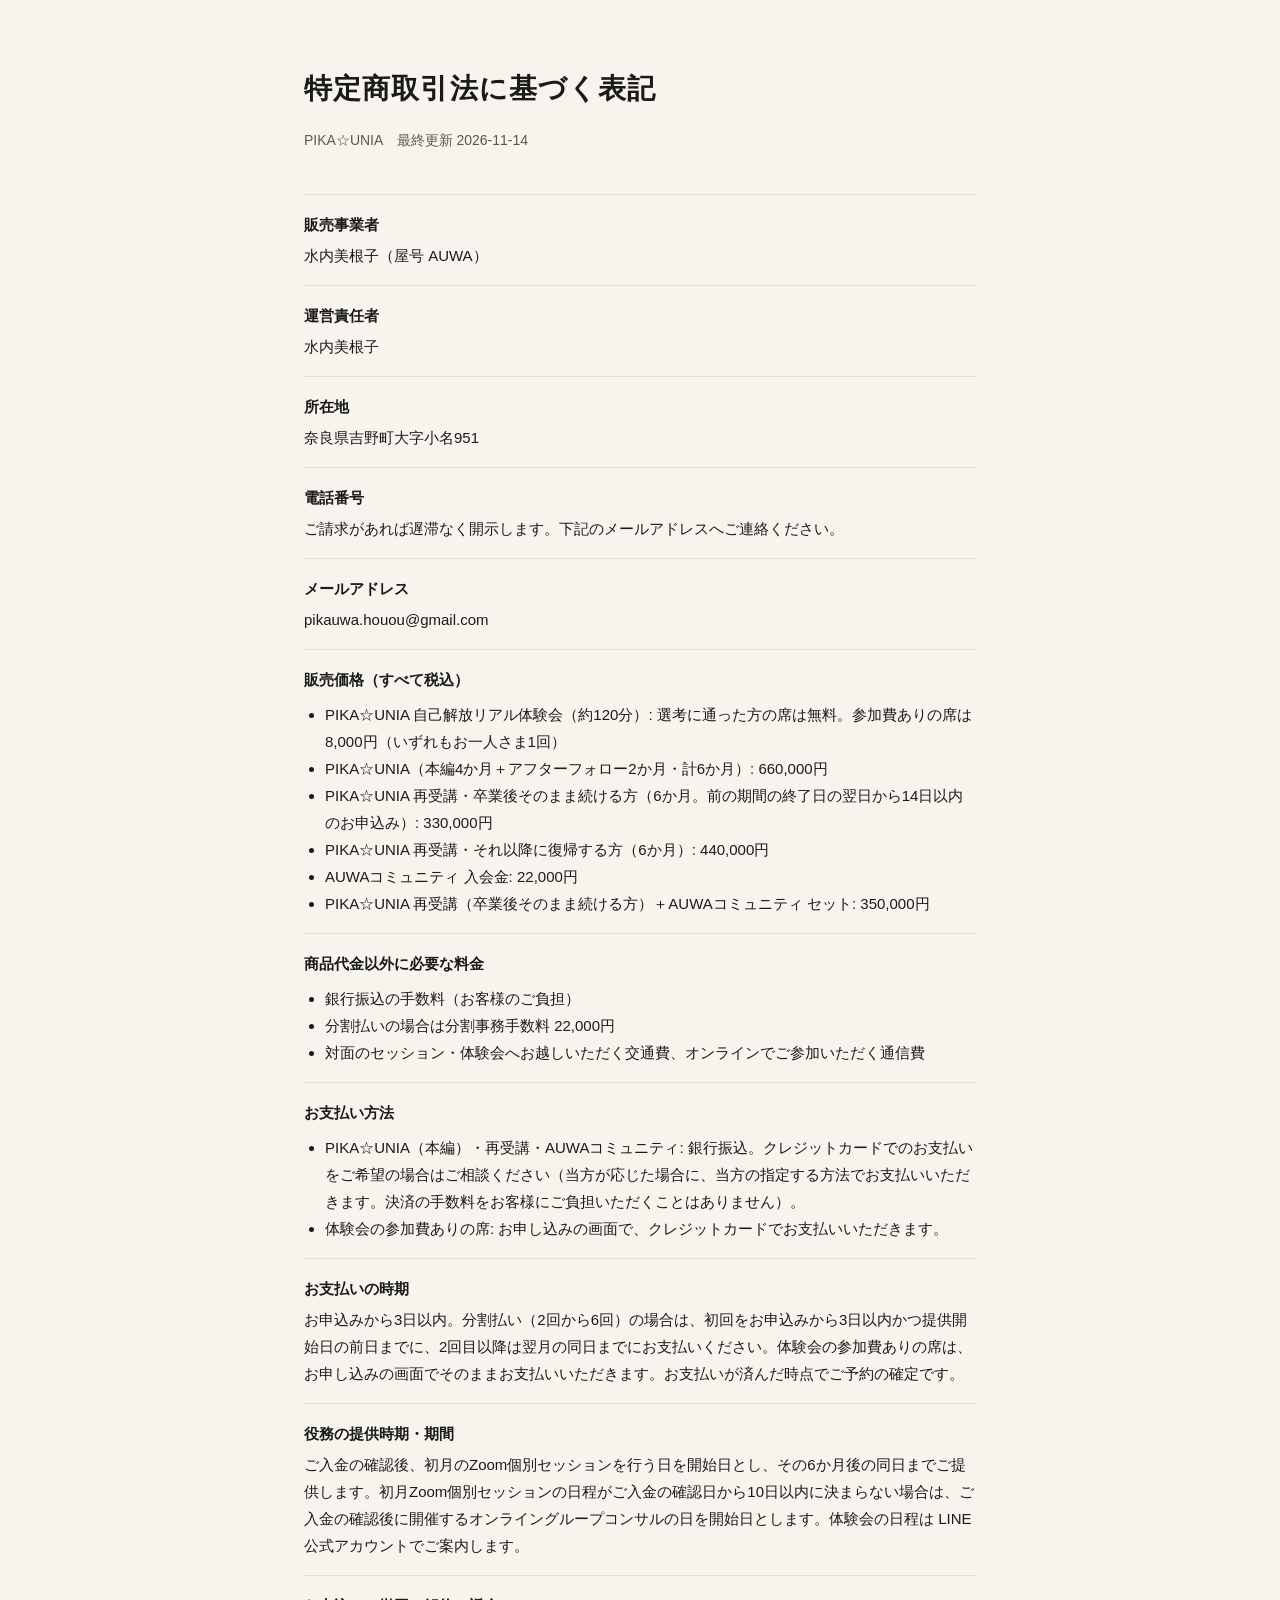
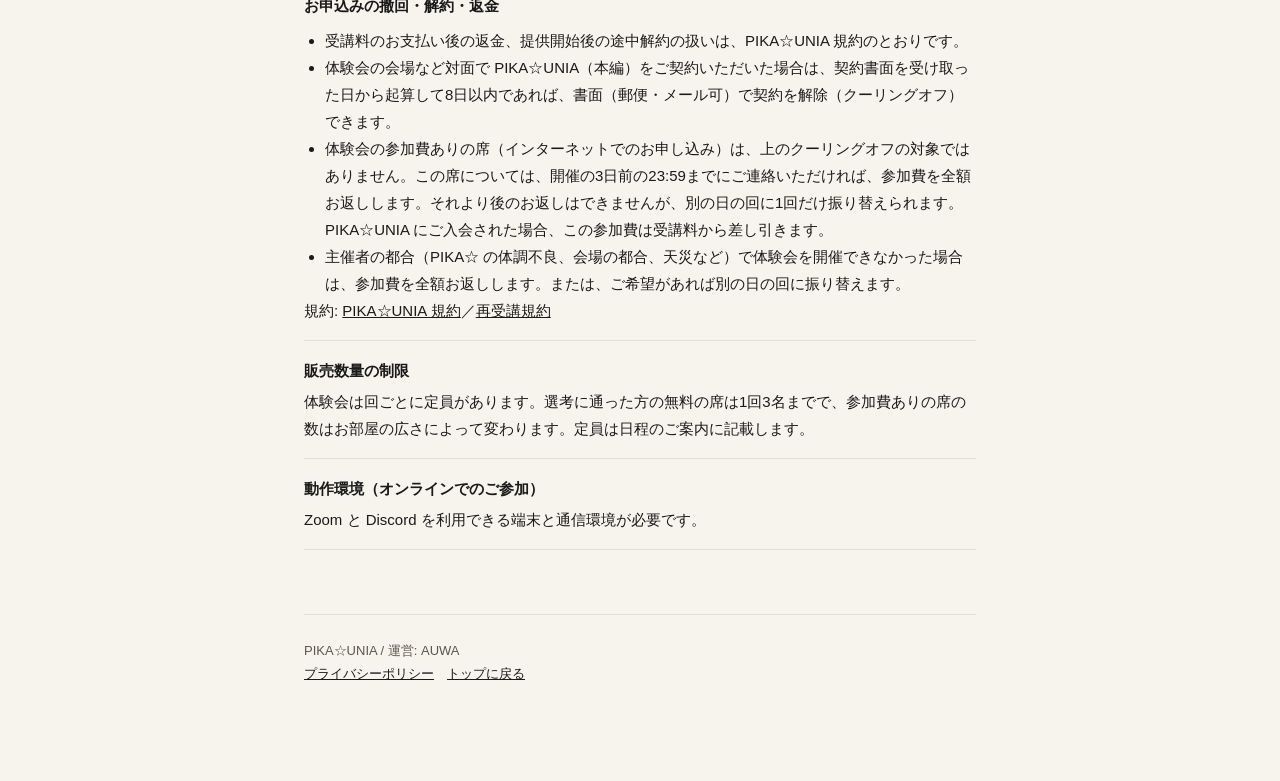
<file: tokushoho.html>
<!DOCTYPE html>
<html lang="ja">
<head>
<meta charset="UTF-8">
<meta name="viewport" content="width=device-width, initial-scale=1.0">
<meta name="robots" content="noindex">
<title>特定商取引法に基づく表記 — PIKA☆UNIA</title>
<style>
:root { --ink: #1A1A1A; --bg: #F7F4EE; --muted: #5C574F; --border: #E5E0D5; }
* { box-sizing: border-box; }
body { font-family: -apple-system, "Hiragino Sans", "Hiragino Kaku Gothic ProN", sans-serif; background: var(--bg); color: var(--ink); line-height: 1.8; margin: 0; padding: 0; }
main { max-width: 720px; margin: 0 auto; padding: 64px 24px 96px; }
h1 { font-family: "Hiragino Mincho ProN", "Yu Mincho", serif; font-size: 28px; margin: 0 0 8px; letter-spacing: 0.04em; }
.lead { color: var(--muted); font-size: 14px; margin-bottom: 40px; }
dl { margin: 0; border-top: 1px solid var(--border); }
dt { font-weight: 600; font-size: 15px; padding: 16px 0 4px; }
dd { margin: 0; padding: 0 0 16px; border-bottom: 1px solid var(--border); font-size: 15px; }
dd ul { padding-left: 1.4em; margin: 4px 0 0; }
.brand { margin-top: 64px; padding-top: 24px; border-top: 1px solid var(--border); font-size: 13px; color: var(--muted); }
a { color: var(--ink); text-decoration: underline; }
</style>
</head>
<body>
<main>
<h1>特定商取引法に基づく表記</h1>
<p class="lead">PIKA☆UNIA　最終更新 2026-11-14</p>

<dl>
<dt>販売事業者</dt>
<dd>水内美根子（屋号 AUWA）</dd>

<dt>運営責任者</dt>
<dd>水内美根子</dd>

<dt>所在地</dt>
<dd>奈良県吉野町大字小名951</dd>

<dt>電話番号</dt>
<dd>ご請求があれば遅滞なく開示します。下記のメールアドレスへご連絡ください。</dd>

<dt>メールアドレス</dt>
<dd>pikauwa.houou@gmail.com</dd>

<dt>販売価格（すべて税込）</dt>
<dd>
<ul>
<li>PIKA☆UNIA 自己解放リアル体験会（約120分）: 選考に通った方の席は無料。参加費ありの席は 8,000円（いずれもお一人さま1回）</li>
<li>PIKA☆UNIA（本編4か月＋アフターフォロー2か月・計6か月）: 660,000円</li>
<li>PIKA☆UNIA 再受講・卒業後そのまま続ける方（6か月。前の期間の終了日の翌日から14日以内のお申込み）: 330,000円</li>
<li>PIKA☆UNIA 再受講・それ以降に復帰する方（6か月）: 440,000円</li>
<li>AUWAコミュニティ 入会金: 22,000円</li>
<li>PIKA☆UNIA 再受講（卒業後そのまま続ける方）＋AUWAコミュニティ セット: 350,000円</li>
</ul>
</dd>

<dt>商品代金以外に必要な料金</dt>
<dd>
<ul>
<li>銀行振込の手数料（お客様のご負担）</li>
<li>分割払いの場合は分割事務手数料 22,000円</li>
<li>対面のセッション・体験会へお越しいただく交通費、オンラインでご参加いただく通信費</li>
</ul>
</dd>

<dt>お支払い方法</dt>
<dd>
<ul>
<li>PIKA☆UNIA（本編）・再受講・AUWAコミュニティ: 銀行振込。クレジットカードでのお支払いをご希望の場合はご相談ください（当方が応じた場合に、当方の指定する方法でお支払いいただきます。決済の手数料をお客様にご負担いただくことはありません）。</li>
<li>体験会の参加費ありの席: お申し込みの画面で、クレジットカードでお支払いいただきます。</li>
</ul>
</dd>

<dt>お支払いの時期</dt>
<dd>お申込みから3日以内。分割払い（2回から6回）の場合は、初回をお申込みから3日以内かつ提供開始日の前日までに、2回目以降は翌月の同日までにお支払いください。体験会の参加費ありの席は、お申し込みの画面でそのままお支払いいただきます。お支払いが済んだ時点でご予約の確定です。</dd>

<dt>役務の提供時期・期間</dt>
<dd>ご入金の確認後、初月のZoom個別セッションを行う日を開始日とし、その6か月後の同日までご提供します。初月Zoom個別セッションの日程がご入金の確認日から10日以内に決まらない場合は、ご入金の確認後に開催するオンライングループコンサルの日を開始日とします。体験会の日程は LINE 公式アカウントでご案内します。</dd>

<dt>お申込みの撤回・解約・返金</dt>
<dd>
<ul>
<li>受講料のお支払い後の返金、提供開始後の途中解約の扱いは、PIKA☆UNIA 規約のとおりです。</li>
<li>体験会の会場など対面で PIKA☆UNIA（本編）をご契約いただいた場合は、契約書面を受け取った日から起算して8日以内であれば、書面（郵便・メール可）で契約を解除（クーリングオフ）できます。</li>
<li>体験会の参加費ありの席（インターネットでのお申し込み）は、上のクーリングオフの対象ではありません。この席については、開催の3日前の23:59までにご連絡いただければ、参加費を全額お返しします。それより後のお返しはできませんが、別の日の回に1回だけ振り替えられます。PIKA☆UNIA にご入会された場合、この参加費は受講料から差し引きます。</li>
<li>主催者の都合（PIKA☆ の体調不良、会場の都合、天災など）で体験会を開催できなかった場合は、参加費を全額お返しします。または、ご希望があれば別の日の回に振り替えます。</li>
</ul>
規約: <a href="/kiyaku/pika-unia-kiyaku.pdf">PIKA☆UNIA 規約</a>／<a href="/kiyaku/pika-unia-saijukou-kiyaku.pdf">再受講規約</a>
</dd>

<dt>販売数量の制限</dt>
<dd>体験会は回ごとに定員があります。選考に通った方の無料の席は1回3名までで、参加費ありの席の数はお部屋の広さによって変わります。定員は日程のご案内に記載します。</dd>

<dt>動作環境（オンラインでのご参加）</dt>
<dd>Zoom と Discord を利用できる端末と通信環境が必要です。</dd>
</dl>

<div class="brand">PIKA☆UNIA / 運営: AUWA<br><a href="/privacy">プライバシーポリシー</a>　<a href="/">トップに戻る</a></div>
</main>
</body>
</html>
</file>
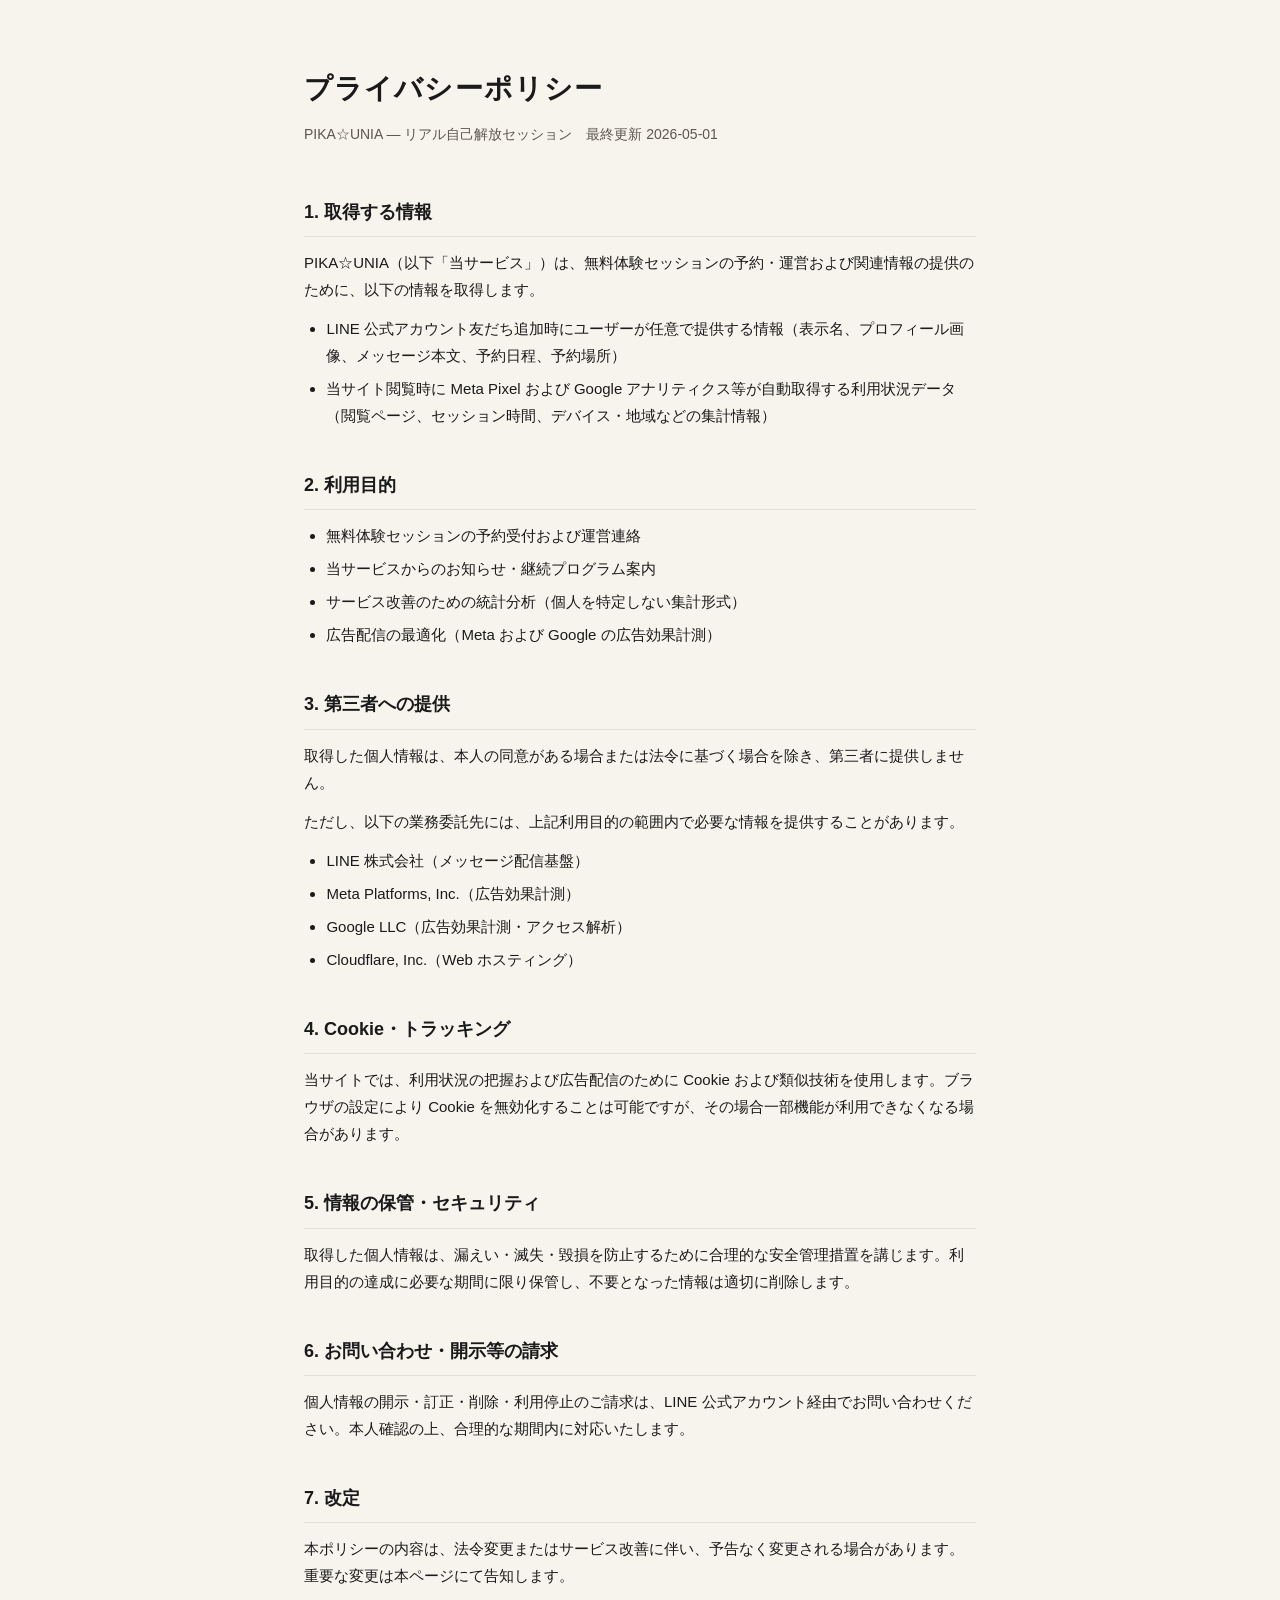
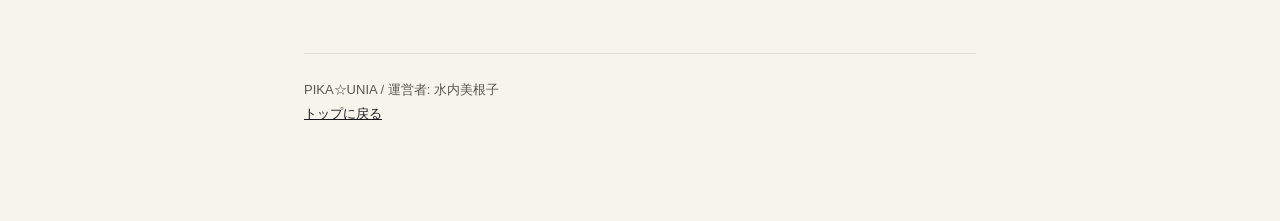
<file: brand/privacy.html>
<!DOCTYPE html>
<html lang="ja">
<head>
<meta charset="UTF-8">
<meta name="viewport" content="width=device-width, initial-scale=1.0">
<title>プライバシーポリシー — PIKA☆UNIA</title>
<style>
:root { --ink: #1A1A1A; --bg: #F7F4EE; --muted: #5C574F; --border: #E5E0D5; }
* { box-sizing: border-box; }
body { font-family: -apple-system, "Hiragino Sans", "Hiragino Kaku Gothic ProN", sans-serif; background: var(--bg); color: var(--ink); line-height: 1.8; margin: 0; padding: 0; }
main { max-width: 720px; margin: 0 auto; padding: 64px 24px 96px; }
h1 { font-family: "Hiragino Mincho ProN", "Yu Mincho", serif; font-size: 28px; margin: 0 0 8px; letter-spacing: 0.04em; }
.lead { color: var(--muted); font-size: 14px; margin-bottom: 48px; }
h2 { font-size: 18px; margin: 40px 0 12px; padding-bottom: 8px; border-bottom: 1px solid var(--border); }
p { margin: 0 0 12px; font-size: 15px; }
ul { padding-left: 1.4em; margin: 0 0 16px; }
li { margin-bottom: 6px; font-size: 15px; }
a { color: var(--ink); text-decoration: underline; }
.brand { margin-top: 64px; padding-top: 24px; border-top: 1px solid var(--border); font-size: 13px; color: var(--muted); }
</style>
</head>
<body>
<main>
<h1>プライバシーポリシー</h1>
<p class="lead">PIKA☆UNIA — リアル自己解放セッション　最終更新 2026-05-01</p>

<h2>1. 取得する情報</h2>
<p>PIKA☆UNIA（以下「当サービス」）は、無料体験セッションの予約・運営および関連情報の提供のために、以下の情報を取得します。</p>
<ul>
<li>LINE 公式アカウント友だち追加時にユーザーが任意で提供する情報（表示名、プロフィール画像、メッセージ本文、予約日程、予約場所）</li>
<li>当サイト閲覧時に Meta Pixel および Google アナリティクス等が自動取得する利用状況データ（閲覧ページ、セッション時間、デバイス・地域などの集計情報）</li>
</ul>

<h2>2. 利用目的</h2>
<ul>
<li>無料体験セッションの予約受付および運営連絡</li>
<li>当サービスからのお知らせ・継続プログラム案内</li>
<li>サービス改善のための統計分析（個人を特定しない集計形式）</li>
<li>広告配信の最適化（Meta および Google の広告効果計測）</li>
</ul>

<h2>3. 第三者への提供</h2>
<p>取得した個人情報は、本人の同意がある場合または法令に基づく場合を除き、第三者に提供しません。</p>
<p>ただし、以下の業務委託先には、上記利用目的の範囲内で必要な情報を提供することがあります。</p>
<ul>
<li>LINE 株式会社（メッセージ配信基盤）</li>
<li>Meta Platforms, Inc.（広告効果計測）</li>
<li>Google LLC（広告効果計測・アクセス解析）</li>
<li>Cloudflare, Inc.（Web ホスティング）</li>
</ul>

<h2>4. Cookie・トラッキング</h2>
<p>当サイトでは、利用状況の把握および広告配信のために Cookie および類似技術を使用します。ブラウザの設定により Cookie を無効化することは可能ですが、その場合一部機能が利用できなくなる場合があります。</p>

<h2>5. 情報の保管・セキュリティ</h2>
<p>取得した個人情報は、漏えい・滅失・毀損を防止するために合理的な安全管理措置を講じます。利用目的の達成に必要な期間に限り保管し、不要となった情報は適切に削除します。</p>

<h2>6. お問い合わせ・開示等の請求</h2>
<p>個人情報の開示・訂正・削除・利用停止のご請求は、LINE 公式アカウント経由でお問い合わせください。本人確認の上、合理的な期間内に対応いたします。</p>

<h2>7. 改定</h2>
<p>本ポリシーの内容は、法令変更またはサービス改善に伴い、予告なく変更される場合があります。重要な変更は本ページにて告知します。</p>

<div class="brand">PIKA☆UNIA / 運営者: 水内美根子<br><a href="/">トップに戻る</a></div>
</main>
</body>
</html>
</file>
<file: styles.css>
/* ============================================================
   PIKA☆UNIA Landing Page — Phase 2 / 解放のドラム 90分体験会 2026 Q3
   Design system inheritance: ../design/tokens.css (Layer 1)
   Layer 3 (Section)で必要な class のみここに記述
   ============================================================ */

@import url('./tokens.css');

/* ----------------- Reset & Base ----------------- */
* { box-sizing: border-box; margin: 0; padding: 0; }
html { scroll-behavior: smooth; -webkit-text-size-adjust: 100%; }
body {
  font-family: var(--font-sans);
  background: var(--color-base);
  color: var(--color-ink);
  line-height: 1.85;
  font-feature-settings: "palt";
  padding-bottom: 76px; /* fixed CTA space */
  -webkit-font-smoothing: antialiased;
  -moz-osx-font-smoothing: grayscale;
}
img { max-width: 100%; display: block; }
a { color: inherit; text-decoration: none; }
button { font: inherit; cursor: pointer; }
strong { font-weight: 600; }

.container {
  max-width: var(--container-max);
  margin: 0 auto;
  padding: 0 var(--container-px);
}
.section-heading {
  font-family: var(--font-serif);
  font-weight: 600;
  font-size: clamp(26px, 5.2vw, 40px);
  letter-spacing: 0.02em;
  line-height: 1.5;
  margin-bottom: 32px;
  text-align: center;
}

/* ============ HERO ============ */
.hero {
  position: relative;
  min-height: 100vh;
  min-height: 100svh;
  display: flex;
  flex-direction: column;
  justify-content: flex-end;
  overflow: hidden;
  color: var(--color-base);
}
.hero-media {
  position: absolute; inset: 0;
  z-index: 0;
}
.hero-media img {
  width: 100%; height: 100%;
  object-fit: cover;
  object-position: center 25%;
}
.hero-media::after {
  content: "";
  position: absolute; inset: 0;
  background: linear-gradient(180deg, rgba(26,26,26,0.20) 0%, rgba(26,26,26,0.55) 55%, rgba(26,26,26,0.82) 100%);
}
.hero-content {
  position: relative; z-index: 1;
  padding: 48px 24px 72px;
  text-align: center;
}
.hero-sub-top {
  font-family: var(--font-serif);
  font-size: 13px;
  letter-spacing: 0.2em;
  margin-bottom: 16px;
  opacity: 0.88;
}
.hero-headline {
  font-family: var(--font-serif);
  font-weight: 700;
  font-size: clamp(32px, 7.8vw, 64px);
  letter-spacing: 0.02em;
  line-height: 1.42;
  margin-bottom: 24px;
  text-shadow: 0 2px 20px rgba(0,0,0,0.45);
}
.hero-sub {
  font-size: clamp(14px, 3.3vw, 18px);
  line-height: 1.95;
  margin-bottom: 32px;
  opacity: 0.95;
  font-feature-settings: "palt";
}
.hero-anchor-stripe {
  display: flex;
  flex-wrap: wrap;
  gap: 14px;
  justify-content: center;
  align-items: center;
  background: var(--color-accent-deep);
  color: var(--color-base);
  padding: 12px 18px;
  margin-top: 18px;
  border-radius: var(--radius-small);
  font-family: var(--font-sans);
  font-size: 13px;
  font-weight: 700;
  letter-spacing: 0.12em;
}
.hero-anchor-stripe span {
  position: relative;
  white-space: nowrap;
}
.hero-anchor-stripe span:not(:last-child)::after {
  content: "・";
  position: absolute;
  right: -12px;
  opacity: 0.5;
}
.hero-anchor-stripe .price-anchor s {
  opacity: 0.6;
  font-weight: 500;
  margin-right: 4px;
}
.hero-anchor-stripe .price-anchor em {
  font-style: normal;
  text-decoration: underline;
  text-underline-offset: 3px;
  text-decoration-thickness: 2px;
}
.hero-meta-fine {
  margin-top: 12px;
  font-size: 10px;
  letter-spacing: 0.1em;
  opacity: 0.55;
  text-align: center;
}
@media (max-width: 480px) {
  .hero-anchor-stripe { font-size: 11px; gap: 10px; padding: 10px 14px; }
  .hero-anchor-stripe span:not(:last-child)::after { right: -8px; }
}

/* Hero Stamp */
.hero-stamp {
  position: absolute;
  top: 28px;
  right: 24px;
  z-index: 2;
  width: 124px;
  height: 124px;
  border-radius: 50%;
  background: var(--color-accent-deep);
  color: var(--color-base);
  display: flex;
  flex-direction: column;
  align-items: center;
  justify-content: center;
  text-align: center;
  font-family: var(--font-serif);
  font-feature-settings: "palt";
  transform: rotate(-8deg);
  box-shadow: 0 8px 24px rgba(0,0,0,0.4), 0 0 0 4px rgba(247,244,238,0.18) inset;
  animation: stamp-pulse 2.6s ease-out infinite;
  pointer-events: none;
}
.hero-stamp .stamp-line {
  font-family: var(--font-sans);
  font-size: 10px;
  font-weight: 700;
  letter-spacing: 0.22em;
  opacity: 0.92;
}
.hero-stamp .stamp-top {
  margin-bottom: 1px;
  border-bottom: 1px solid rgba(247,244,238,0.45);
  padding-bottom: 4px;
  width: 56px;
}
.hero-stamp .stamp-num {
  font-family: var(--font-serif);
  font-weight: 600;
  font-size: 46px;
  line-height: 1;
  letter-spacing: -0.01em;
  margin: 2px 0 1px;
}
.hero-stamp .stamp-bot {
  font-size: 11px;
  letter-spacing: 0.18em;
  border-top: 1px solid rgba(247,244,238,0.45);
  padding-top: 4px;
  width: 70px;
  margin-top: 2px;
}
@keyframes stamp-pulse {
  0%, 100% {
    transform: rotate(-8deg) scale(1);
    box-shadow: 0 8px 24px rgba(0,0,0,0.4), 0 0 0 4px rgba(247,244,238,0.18) inset, 0 0 0 0 rgba(139,26,26,0.55);
  }
  50% {
    transform: rotate(-8deg) scale(1.04);
    box-shadow: 0 10px 28px rgba(0,0,0,0.45), 0 0 0 4px rgba(247,244,238,0.18) inset, 0 0 0 14px rgba(139,26,26,0);
  }
}
@media (max-width: 480px) {
  .hero-stamp { width: 96px; height: 96px; top: 18px; right: 16px; }
  .hero-stamp .stamp-num { font-size: 34px; }
  .hero-stamp .stamp-line { font-size: 9px; }
  .hero-stamp .stamp-top { width: 44px; }
  .hero-stamp .stamp-bot { width: 56px; font-size: 9px; }
}
@media (prefers-reduced-motion: reduce) { .hero-stamp { animation: none; } }

/* Diagonal section divider */
.diag-divider {
  position: relative;
  height: 22px;
  background: var(--color-accent-deep);
  margin: 0;
  overflow: hidden;
}
.diag-divider::before,
.diag-divider::after {
  content: "";
  position: absolute;
  top: 0; bottom: 0;
  width: 50%;
  background: var(--color-base);
}
.diag-divider::before { left: -1px;  clip-path: polygon(0 0, 100% 0, calc(100% - 22px) 100%, 0 100%); }
.diag-divider::after  { right: -1px; clip-path: polygon(22px 0, 100% 0, 100% 100%, 0 100%); }
.diag-divider.gold { background: var(--color-accent-gold); }
.diag-divider.on-ink { background: var(--color-accent-gold); }
.diag-divider.on-ink::before,
.diag-divider.on-ink::after { background: var(--color-ink); }

/* ============ CTA ============ */
.cta-primary {
  display: inline-flex;
  align-items: center; justify-content: center;
  gap: 10px;
  background: var(--color-line-green);
  color: #fff;
  font-family: var(--font-sans);
  font-weight: 700;
  font-size: 16px;
  letter-spacing: 0.05em;
  padding: 18px 32px;
  border-radius: var(--radius-pill);
  min-height: 52px;
  box-shadow: var(--shadow-cta-rest);
  transition: all 0.2s var(--ease);
}
.cta-primary:hover {
  transform: translateY(-2px);
  box-shadow: var(--shadow-cta-hover);
}
.cta-primary:active { transform: translateY(0); }
.cta-big {
  font-size: 18px;
  padding: 22px 44px;
  min-height: 64px;
}
.cta-secondary {
  display: inline-flex;
  align-items: center; justify-content: center;
  background: transparent;
  color: var(--color-ink);
  font-family: var(--font-sans);
  font-weight: 600;
  font-size: 14px;
  letter-spacing: 0.05em;
  padding: 14px 28px;
  border: 1.5px solid var(--color-ink);
  border-radius: var(--radius-pill);
  min-height: 48px;
  transition: all 0.2s var(--ease);
}
.cta-secondary:hover { background: var(--color-ink); color: var(--color-base); }

.line-logo {
  background: rgba(255,255,255,0.25);
  padding: 3px 8px;
  border-radius: var(--radius-small);
  font-size: 11px;
  letter-spacing: 0.1em;
  font-weight: 800;
}

/* ============ PROBLEM ============ */
.problem {
  padding: var(--section-py-desktop) 0;
  background: var(--color-base);
}
@media (max-width: 768px) { .problem { padding: var(--section-py-mobile) 0; } }
.pain-list {
  list-style: none;
  max-width: 640px;
  margin: 0 auto 40px;
}
.pain-list li {
  font-family: var(--font-serif);
  font-size: clamp(15px, 3.5vw, 19px);
  padding: 20px 0 20px 28px;
  border-bottom: 1px solid var(--color-divider);
  line-height: 1.9;
  position: relative;
}
.pain-list li::before {
  content: "◆";
  position: absolute; left: 0; top: 22px;
  color: var(--color-accent-deep);
  font-size: 14px;
}
.pain-close {
  font-family: var(--font-serif);
  text-align: center;
  font-size: clamp(16px, 3.8vw, 20px);
  line-height: 2;
  color: var(--color-ink-soft);
  margin-top: 48px;
  padding: 32px 16px;
  border-top: 1px solid var(--color-divider);
  border-bottom: 1px solid var(--color-divider);
  font-style: italic;
}

/* ============ MANIFESTO（核命題） ============ */
.manifesto {
  position: relative;
  padding: calc(var(--section-py-desktop) * 1.3) 0;
  background: var(--color-ink);
  color: var(--color-base);
  overflow: hidden;
}
@media (max-width: 768px) { .manifesto { padding: calc(var(--section-py-mobile) * 1.3) 0; } }
.manifesto-media {
  position: absolute; inset: 0;
  z-index: 0;
  opacity: 0.18;
}
.manifesto-media img {
  width: 100%; height: 100%;
  object-fit: cover;
  filter: blur(2px) grayscale(20%);
}
.manifesto-media::after {
  content: "";
  position: absolute; inset: 0;
  background: radial-gradient(ellipse at center, rgba(26,26,26,0.4) 0%, rgba(26,26,26,0.85) 80%);
}
.manifesto-content {
  position: relative;
  z-index: 1;
  text-align: center;
}
.manifesto-headline {
  font-family: var(--font-serif);
  font-weight: 700;
  font-size: clamp(30px, 6.8vw, 56px);
  line-height: 1.45;
  letter-spacing: 0.02em;
  margin-bottom: 56px;
  color: var(--color-base);
  text-shadow: 0 2px 16px rgba(0,0,0,0.5);
}
.manifesto-body {
  font-family: var(--font-serif);
  font-weight: 400;
  font-size: clamp(16px, 3vw, 21px);
  line-height: 2.1;
  color: rgba(247,244,238,0.94);
  max-width: 640px;
  margin: 0 auto;
}
.manifesto-body p { margin-bottom: 28px; }
.manifesto-action {
  font-weight: 600;
  font-size: clamp(20px, 4vw, 28px);
  letter-spacing: 0.04em;
  margin: 40px 0 !important;
  color: var(--color-accent-deep);
}
.manifesto-final {
  font-weight: 700;
  font-size: clamp(24px, 4.5vw, 36px);
  color: var(--color-accent-gold);
  margin-top: 40px !important;
  letter-spacing: 0.04em;
}

/* ============ SOLUTION（5ステップ） ============ */
.solution {
  padding: var(--section-py-desktop) 0;
  background: var(--color-surface);
}
@media (max-width: 768px) { .solution { padding: var(--section-py-mobile) 0; } }
.solution-lead {
  font-family: var(--font-serif);
  text-align: center;
  font-size: clamp(15px, 3.5vw, 18px);
  line-height: 2;
  max-width: 640px;
  margin: 0 auto 64px;
  color: var(--color-ink-soft);
}
.step-list {
  list-style: none;
  max-width: 760px;
  margin: 0 auto;
  counter-reset: step;
}
.step {
  position: relative;
  padding: 40px 24px 40px 80px;
  background: var(--color-base);
  border-top: 2px solid var(--color-accent-gold);
  border-radius: var(--radius-small);
  margin-bottom: 24px;
  overflow: hidden;
  transition: transform 0.3s var(--ease);
}
.step::before {
  content: attr(data-num);
  position: absolute;
  top: -20px;
  right: -16px;
  font-family: var(--font-serif);
  font-weight: 700;
  font-size: 168px;
  line-height: 1;
  color: var(--color-accent-deep);
  opacity: 0.07;
  letter-spacing: -0.05em;
  pointer-events: none;
  user-select: none;
}
.step:hover {
  transform: translateY(-2px);
}
.step:hover::before { opacity: 0.13; }
.step-num {
  position: absolute;
  top: 32px;
  left: 24px;
  font-family: var(--font-serif);
  font-weight: 700;
  font-size: 44px;
  line-height: 1;
  color: var(--color-accent-deep);
  letter-spacing: -0.02em;
}
.step-verb {
  display: inline-block;
  font-family: var(--font-sans);
  font-weight: 700;
  font-size: 11px;
  letter-spacing: 0.2em;
  padding: 4px 10px;
  background: var(--color-accent-deep);
  color: var(--color-base);
  border-radius: var(--radius-subtle);
  margin-bottom: 14px;
}
.step-title {
  font-family: var(--font-serif);
  font-weight: 600;
  font-size: clamp(19px, 3.2vw, 26px);
  line-height: 1.55;
  margin-bottom: 12px;
  color: var(--color-ink);
}
.step-desc {
  font-family: var(--font-serif);
  font-weight: 400;
  font-size: clamp(14px, 1.9vw, 16px);
  line-height: 1.95;
  color: var(--color-ink-soft);
}

/* Step 3 (drum) — with image */
.step-drum .step-media {
  margin-top: 24px;
  border-radius: var(--radius-small);
  overflow: hidden;
  aspect-ratio: 16 / 9;
}
.step-drum .step-media img {
  width: 100%; height: 100%;
  object-fit: cover;
  object-position: center;
}

/* Step 4 (scream) — special emphasis */
.step-scream {
  background: linear-gradient(180deg, var(--color-base) 0%, #efebe2 100%);
  border-top-color: var(--color-accent-deep);
}
.step-scream .step-num { color: var(--color-accent-deep); }
.step-scream .step-verb {
  background: var(--color-ink);
}

@media (max-width: 600px) {
  .step { padding: 32px 20px 32px 24px; }
  .step-num { position: static; display: block; margin-bottom: 12px; font-size: 36px; }
  .step::before { font-size: 120px; top: -10px; right: -8px; }
}

/* ============ MECHANISM ============ */
.mechanism {
  padding: var(--section-py-desktop) 0;
  background: var(--color-ink);
  color: var(--color-base);
}
@media (max-width: 768px) { .mechanism { padding: var(--section-py-mobile) 0; } }
.mechanism .mechanism-heading { color: var(--color-base); }
.mechanism-body {
  font-family: var(--font-serif);
  font-weight: 400;
  font-size: clamp(16px, 2.8vw, 20px);
  line-height: 2.15;
  max-width: 640px;
  margin: 48px auto 0;
  text-align: center;
  color: rgba(247,244,238,0.92);
}
.mechanism-body p { margin-bottom: 28px; }
.mechanism-body strong {
  color: var(--color-accent-gold);
  font-weight: 700;
}
.mechanism-key {
  font-weight: 700;
  font-size: clamp(22px, 4.2vw, 32px);
  line-height: 1.7;
  color: var(--color-accent-deep);
  letter-spacing: 0.03em;
  margin: 40px 0 !important;
}
.mechanism-conclusion {
  margin-top: 48px !important;
  font-size: clamp(17px, 3vw, 22px);
}
.mechanism-conclusion-key {
  color: var(--color-accent-gold);
  font-weight: 700;
  letter-spacing: 0.04em;
  border-bottom: 2px solid var(--color-accent-gold);
  padding-bottom: 2px;
}
.mechanism-tagline {
  margin-top: 56px !important;
  font-family: var(--font-serif);
  font-weight: 600;
  font-size: clamp(19px, 3.5vw, 26px);
  color: var(--color-accent-gold);
  letter-spacing: 0.03em;
  line-height: 1.8;
}

/* ============ ORIGIN ============ */
.origin {
  padding: var(--section-py-desktop) 0;
  background: linear-gradient(180deg, var(--color-surface) 0%, var(--color-base) 100%);
}
@media (max-width: 768px) { .origin { padding: var(--section-py-mobile) 0; } }
.origin-wrap {
  display: grid;
  grid-template-columns: 1fr;
  gap: 48px;
  align-items: center;
}
@media (min-width: 768px) {
  .origin-wrap { grid-template-columns: 5fr 6fr; gap: 64px; }
}
.origin-media {
  max-width: 400px;
  margin: 0 auto;
  width: 100%;
  aspect-ratio: 4 / 5;
  border-radius: var(--radius-small);
  overflow: hidden;
}
.origin-media img {
  width: 100%; height: 100%;
  object-fit: cover;
  object-position: center;
}
.origin-label {
  font-family: var(--font-serif);
  font-size: 12px;
  letter-spacing: 0.2em;
  color: var(--color-accent-deep);
  margin-bottom: 16px;
}
.origin-text .section-heading { text-align: left; margin-bottom: 24px; }
.origin-text p {
  font-family: var(--font-serif);
  font-size: clamp(15px, 1.9vw, 17px);
  line-height: 2.05;
  margin-bottom: 20px;
  color: var(--color-ink-soft);
}
.origin-text strong { color: var(--color-ink); font-weight: 700; }
.origin-quote {
  font-family: var(--font-serif) !important;
  font-size: clamp(20px, 4vw, 28px) !important;
  font-weight: 600 !important;
  color: var(--color-ink) !important;
  padding: 22px 26px !important;
  border-left: 3px solid var(--color-accent-deep);
  margin: 24px 0 !important;
  line-height: 1.7 !important;
  background: rgba(139,26,26,0.05);
}

/* ============ PROOF ============ */
.proof {
  padding: var(--section-py-desktop) 0;
  background: var(--color-ink);
  color: var(--color-base);
}
@media (max-width: 768px) { .proof { padding: var(--section-py-mobile) 0; } }
.proof .section-heading { color: var(--color-base); }
.proof-grid {
  list-style: none;
  display: flex;
  flex-wrap: wrap;
  justify-content: center;
  gap: 24px;
  max-width: 720px;
  margin: 48px auto 32px;
}
.proof-grid li {
  flex: 0 1 180px;
  text-align: center;
  padding: 24px 12px;
  border-top: 1px solid rgba(247,244,238,0.15);
}
.proof-num {
  font-family: var(--font-serif);
  font-size: clamp(56px, 12vw, 100px);
  font-weight: 700;
  display: block;
  color: var(--color-accent-gold);
  margin-bottom: 8px;
  line-height: 0.92;
  letter-spacing: -0.03em;
}
.proof-num small {
  font-size: 0.36em;
  margin-left: 4px;
  font-weight: 500;
  letter-spacing: 0.02em;
}
.proof-label {
  font-size: 11px;
  letter-spacing: 0.15em;
  opacity: 0.78;
}
.proof-close {
  text-align: center;
  font-family: var(--font-serif);
  font-style: italic;
  font-size: clamp(14px, 2vw, 17px);
  line-height: 1.95;
  color: rgba(247,244,238,0.7);
  max-width: 560px;
  margin: 24px auto 0;
}

/* ============ VOICE (体験会参加者の声 — スライダー) ============ */
.voice {
  position: relative;
  padding: var(--section-py-desktop) 0;
  background: var(--color-surface);
  overflow: hidden;
}
@media (max-width: 768px) { .voice { padding: var(--section-py-mobile) 0; } }
.voice .section-heading { text-align: center; }
.voice-lead {
  text-align: center;
  font-family: var(--font-sans);
  font-size: clamp(14px, 2vw, 16px);
  line-height: 1.9;
  color: var(--color-ink-soft);
  margin: 0 auto 40px;
  max-width: 600px;
}

.voice-carousel {
  display: flex;
  align-items: center;
  gap: 8px;
}
.voice-track {
  position: relative;
  flex: 1 1 auto;
  min-width: 0;
  list-style: none;
  margin: 0;
  padding: 8px 4px 16px;
  display: flex;
  gap: 20px;
  overflow-x: auto;
  scroll-snap-type: x mandatory;
  scroll-behavior: smooth;
  -webkit-overflow-scrolling: touch;
  scrollbar-width: none;
}
.voice-track::-webkit-scrollbar { display: none; }

.voice-card {
  scroll-snap-align: center;
  flex: 0 0 86%;
  max-width: 86%;
  box-sizing: border-box;
  padding: 30px 26px;
  border: 1px solid var(--color-border);
  border-radius: var(--radius-small);
  background: var(--color-base);
  display: flex;
  flex-direction: column;
}
@media (min-width: 700px) {
  .voice-card { flex-basis: 360px; max-width: 360px; }
}
.voice-card[data-placeholder="true"] { border-style: dashed; opacity: 0.72; }
.voice-avatar {
  width: 84px;
  height: 84px;
  margin: 0 0 16px;
  border-radius: var(--radius-pill);
  overflow: hidden;
  background: var(--color-border);
  box-shadow: 0 4px 14px rgba(26, 26, 26, 0.12);
  flex: 0 0 auto;
}
.voice-avatar img {
  width: 100%;
  height: 100%;
  object-fit: cover;
  object-position: center 22%;
  display: block;
}
.voice-headline {
  font-family: var(--font-serif);
  font-size: clamp(16px, 2.2vw, 18px);
  font-weight: 600;
  line-height: 1.7;
  color: var(--color-accent-deep);
  margin: 0 0 12px;
}
.voice-quote-mark {
  font-family: var(--font-serif);
  font-size: 38px;
  line-height: 0.6;
  color: var(--color-accent-gold);
  margin-bottom: 10px;
}
.voice-quote {
  font-family: var(--font-serif);
  font-size: clamp(15px, 2vw, 17px);
  line-height: 1.95;
  color: var(--color-ink);
  margin: 0 0 20px;
  flex: 1 1 auto;
}
.voice-attribution {
  font-family: var(--font-sans);
  font-size: 13px;
  color: var(--color-muted);
  letter-spacing: 0.02em;
}
.voice-attribution::before { content: "── "; }

.voice-arrow {
  flex: 0 0 auto;
  width: 44px;
  height: 44px;
  border-radius: 50%;
  border: 1px solid var(--color-border);
  background: var(--color-surface);
  color: var(--color-ink);
  font-size: 24px;
  line-height: 1;
  cursor: pointer;
  display: flex;
  align-items: center;
  justify-content: center;
  transition: background 0.2s, color 0.2s, opacity 0.2s;
}
.voice-arrow:hover { background: var(--color-ink); color: var(--color-base); }
.voice-arrow:disabled { opacity: 0.28; cursor: default; }
@media (max-width: 699px) { .voice-arrow { display: none; } }

.voice-dots {
  display: flex;
  justify-content: center;
  flex-wrap: wrap;
  gap: 8px;
  margin-top: 22px;
}
.voice-dot {
  width: 8px;
  height: 8px;
  padding: 0;
  border: none;
  border-radius: 50%;
  background: var(--color-border);
  cursor: pointer;
  transition: background 0.2s, transform 0.2s;
}
.voice-dot.is-active { background: var(--color-accent-deep); transform: scale(1.3); }

@media (prefers-reduced-motion: reduce) {
  .voice-track { scroll-behavior: auto; }
  .voice-dot { transition: none; }
}

/* ============ PROFILE & MESSAGE ============ */
.profile {
  padding: var(--section-py-desktop) 0;
  background: var(--color-base);
}
@media (max-width: 768px) { .profile { padding: var(--section-py-mobile) 0; } }
.profile .section-eyebrow { text-align: center; }
.profile-layout {
  display: flex;
  gap: 44px;
  align-items: center;
  max-width: 820px;
  margin: 32px auto 0;
}
.profile-photo {
  flex: 0 0 300px;
  margin: 0;
  border-radius: var(--radius-small);
  overflow: hidden;
  box-shadow: 0 10px 30px rgba(26, 26, 26, 0.16);
}
.profile-photo img {
  display: block;
  width: 100%;
  height: 380px;
  object-fit: cover;
  object-position: 62% 28%;
}
.profile-body { flex: 1 1 auto; }
.profile-name {
  font-family: var(--font-serif);
  font-size: clamp(30px, 5vw, 40px);
  font-weight: 700;
  color: var(--color-ink);
  margin: 0 0 4px;
  letter-spacing: 0.04em;
}
.profile-role {
  font-family: var(--font-sans);
  font-size: 14px;
  font-weight: 700;
  letter-spacing: 0.08em;
  color: var(--color-accent-deep);
  margin: 0 0 20px;
}
.profile-body p:not(.profile-role) {
  font-family: var(--font-sans);
  font-size: 14px;
  line-height: 1.95;
  color: var(--color-ink-soft);
  margin: 0 0 14px;
}
@media (max-width: 768px) {
  .profile-layout { flex-direction: column; gap: 28px; }
  .profile-photo { flex-basis: auto; width: 100%; max-width: 340px; }
  .profile-photo img { height: 320px; }
  .profile-body { text-align: left; }
  .profile-name, .profile-role { text-align: center; }
}

.pika-message {
  max-width: 720px;
  margin: 64px auto 0;
  padding: 48px 44px;
  background: var(--color-surface);
  border: 1px solid var(--color-border);
  border-radius: var(--radius-small);
  position: relative;
}
.message-eyebrow {
  font-family: var(--font-sans);
  font-size: 12px;
  font-weight: 700;
  letter-spacing: 0.2em;
  color: var(--color-accent-gold);
  text-align: center;
  margin: 0 0 16px;
}
.message-heading {
  font-family: var(--font-serif);
  font-size: clamp(24px, 4.4vw, 34px);
  font-weight: 700;
  line-height: 1.5;
  color: var(--color-ink);
  text-align: center;
  margin: 0 0 32px;
}
.message-body p {
  font-family: var(--font-serif);
  font-size: clamp(15px, 2vw, 16px);
  line-height: 2.05;
  color: var(--color-ink);
  margin: 0 0 18px;
}
.message-body strong {
  font-weight: 700;
  color: var(--color-accent-deep);
}
.message-sign {
  font-family: var(--font-serif);
  font-size: 16px;
  text-align: right;
  color: var(--color-ink-soft);
  margin: 28px 0 0;
  letter-spacing: 0.06em;
}
@media (max-width: 768px) {
  .pika-message { padding: 36px 24px; margin-top: 48px; }
}

/* ============ DATES ============ */
.dates {
  padding: var(--section-py-desktop) 0;
  background: var(--color-base);
  text-align: center;
}
@media (max-width: 768px) { .dates { padding: var(--section-py-mobile) 0; } }
.dates-lead {
  font-family: var(--font-serif);
  font-size: clamp(15px, 2vw, 17px);
  line-height: 2;
  margin-bottom: 40px;
  color: var(--color-ink-soft);
}
.city-grid {
  display: grid;
  grid-template-columns: 1fr 1fr;
  gap: 16px;
  max-width: 520px;
  margin: 0 auto 32px;
}
.city-card {
  background: var(--color-surface);
  padding: 32px 20px;
  border-radius: var(--radius-small);
  border-top: 4px solid var(--color-accent-deep);
}
.city-card h3 {
  font-family: var(--font-serif);
  font-size: clamp(24px, 4vw, 32px);
  font-weight: 700;
  margin-bottom: 10px;
}
.city-detail {
  font-family: var(--font-serif);
  font-size: clamp(13px, 1.8vw, 15px);
  line-height: 1.85;
  color: var(--color-muted);
}
.dates-note {
  font-family: var(--font-sans);
  font-size: 13px;
  color: var(--color-muted);
  margin-bottom: 28px;
  line-height: 1.7;
}

/* ============ FINAL CTA ============ */
.cta-section {
  padding: var(--section-py-desktop) 24px;
  background: var(--color-ink);
  background-image:
    radial-gradient(ellipse at top left, rgba(139,26,26,0.18), transparent 50%),
    radial-gradient(ellipse at bottom right, rgba(184,134,11,0.10), transparent 60%);
  color: var(--color-base);
  text-align: center;
}
@media (max-width: 768px) { .cta-section { padding: var(--section-py-mobile) 24px; } }
.cta-headline {
  font-family: var(--font-serif);
  font-weight: 700;
  font-size: clamp(28px, 5.8vw, 48px);
  line-height: 1.5;
  margin-bottom: 16px;
  color: var(--color-base);
}
.cta-sub {
  font-family: var(--font-sans);
  font-size: 14px;
  letter-spacing: 0.1em;
  margin-bottom: 40px;
  opacity: 0.9;
}

.value-stack {
  max-width: 560px;
  margin: 0 auto 48px;
  padding: 32px 28px;
  border: 1px solid rgba(184,134,11,0.32);
  border-radius: var(--radius-small);
  background: rgba(247,244,238,0.04);
  text-align: left;
}
.stack-label {
  font-family: var(--font-sans);
  font-weight: 700;
  font-size: 12px;
  letter-spacing: 0.22em;
  color: var(--color-accent-gold);
  text-align: center;
  margin-bottom: 24px;
}
.stack-list {
  list-style: none;
  margin-bottom: 28px;
}
.stack-list li {
  font-family: var(--font-serif);
  font-size: clamp(14px, 1.95vw, 17px);
  line-height: 1.95;
  padding: 10px 0 10px 28px;
  position: relative;
  color: rgba(247,244,238,0.94);
}
.stack-list li::before {
  content: "✓";
  position: absolute; left: 0; top: 10px;
  color: var(--color-accent-gold);
  font-weight: 700;
  font-size: 16px;
}
.stack-tagline {
  font-family: var(--font-serif);
  font-weight: 700;
  font-size: clamp(22px, 4vw, 30px);
  line-height: 1.6;
  text-align: center;
  color: var(--color-accent-gold);
  margin-top: 16px;
  letter-spacing: 0.03em;
  border-top: 1px solid rgba(184,134,11,0.32);
  padding-top: 24px;
}

.cta-note {
  font-family: var(--font-sans);
  font-size: 11px;
  margin-top: 20px;
  opacity: 0.65;
  line-height: 1.85;
}
.form-fallback {
  margin-top: 48px;
  text-align: left;
  max-width: 420px;
  margin-left: auto;
  margin-right: auto;
}
.form-fallback summary {
  cursor: pointer;
  text-align: center;
  padding: 14px;
  font-size: 13px;
  opacity: 0.8;
  text-decoration: underline;
  text-underline-offset: 4px;
}
.fallback-form {
  display: flex;
  flex-direction: column;
  gap: 14px;
  margin-top: 20px;
  padding: 24px;
  background: rgba(247,244,238,0.08);
  border-radius: var(--radius-small);
}
.fallback-form label {
  display: flex;
  flex-direction: column;
  gap: 6px;
  font-size: 12px;
  letter-spacing: 0.05em;
}
.fallback-form input {
  padding: 14px;
  background: var(--color-base);
  color: var(--color-ink);
  border: none;
  border-radius: var(--radius-small);
  font: inherit;
  font-size: 15px;
  min-height: 48px;
}
.fallback-form .cta-secondary {
  color: var(--color-base);
  border-color: var(--color-base);
  margin-top: 8px;
}
.fallback-form .cta-secondary:hover {
  background: var(--color-base);
  color: var(--color-ink);
}

/* ============ FAQ ============ */
.faq {
  padding: var(--section-py-desktop) 0;
  background: var(--color-base);
}
@media (max-width: 768px) { .faq { padding: var(--section-py-mobile) 0; } }
.faq details {
  border-bottom: 1px solid var(--color-divider);
  padding: 20px 0;
  max-width: 720px;
  margin: 0 auto;
}
.faq summary {
  cursor: pointer;
  font-family: var(--font-serif);
  font-size: clamp(15px, 1.95vw, 17px);
  font-weight: 500;
  padding: 8px 40px 8px 0;
  position: relative;
  list-style: none;
  line-height: 1.6;
}
.faq summary::-webkit-details-marker { display: none; }
.faq summary::after {
  content: "＋";
  position: absolute; right: 0; top: 50%;
  transform: translateY(-50%);
  font-size: 20px;
  color: var(--color-accent-deep);
  transition: transform 0.2s var(--ease);
}
.faq details[open] summary::after { content: "−"; }
.faq details p {
  padding: 14px 0 8px;
  font-family: var(--font-serif);
  font-size: clamp(13px, 1.7vw, 15px);
  line-height: 1.95;
  color: var(--color-ink-soft);
}

/* ============ FOOTER ============ */
.footer {
  padding: 64px 24px 48px;
  background: var(--color-ink);
  color: var(--color-base);
  text-align: center;
}
.brand-mark {
  font-family: var(--font-serif);
  font-weight: 700;
  font-size: clamp(24px, 4vw, 32px);
  letter-spacing: 0.1em;
  margin-bottom: 8px;
  color: var(--color-accent-gold);
}
.tagline {
  font-family: var(--font-serif);
  font-style: italic;
  font-size: 14px;
  opacity: 0.78;
  margin-bottom: 24px;
  letter-spacing: 0.05em;
}
.footer-links {
  margin-bottom: 20px;
  font-size: 12px;
}
.footer-links a {
  color: rgba(247,244,238,0.7);
  text-decoration: underline;
  text-underline-offset: 3px;
}
.copyright {
  font-family: var(--font-sans);
  font-size: 10px;
  letter-spacing: 0.15em;
  opacity: 0.55;
}

/* ============ FIXED CTA ============ */
.cta-fixed {
  position: fixed;
  bottom: 0; left: 0; right: 0;
  background: rgba(26,26,26,0.95);
  backdrop-filter: blur(10px);
  -webkit-backdrop-filter: blur(10px);
  padding: 12px 16px;
  padding-bottom: calc(12px + env(safe-area-inset-bottom));
  text-align: center;
  z-index: 100;
  transform: translateY(110%);
  transition: transform 0.4s var(--ease);
  box-shadow: var(--shadow-fixed-cta);
}
.cta-fixed.visible { transform: translateY(0); }
.cta-fixed .cta-primary {
  width: 100%;
  max-width: 420px;
  padding: 14px 20px;
  font-size: 14px;
  min-height: 48px;
  position: relative;
  animation: cta-pulse 2.4s ease-out infinite;
}
@keyframes cta-pulse {
  0%, 100% { box-shadow: 0 0 0 0 rgba(6,199,85,0.55); }
  50%      { box-shadow: 0 0 0 12px rgba(6,199,85,0); }
}
@media (prefers-reduced-motion: reduce) {
  .cta-fixed .cta-primary { animation: none; }
}

/* ============ ACCESSIBILITY ============ */
@media (prefers-reduced-motion: reduce) {
  * { animation-duration: 0.01ms !important; transition-duration: 0.01ms !important; }
}

/* Focus visible */
a:focus-visible, button:focus-visible, summary:focus-visible, input:focus-visible {
  outline: 2px solid var(--color-accent-gold);
  outline-offset: 3px;
}

/* ============ Entrance animations (scroll-triggered, optional) ============ */
.fade-in {
  opacity: 0;
  transform: translateY(20px);
  transition: opacity 0.6s var(--ease), transform 0.6s var(--ease);
}
.fade-in.visible {
  opacity: 1;
  transform: translateY(0);
}

/* ════════════════════════════════════════════════════════════
   VISUAL DEPTH LAYER
   実装密度プロトコル準拠（implementation-density.md）
   各セクションに「感情の増幅器」としてのレイヤーを追加
   ════════════════════════════════════════════════════════════ */

/* ---------- Film Grain（ページ全体の微細な質感）---------- */
body::before {
  content: "";
  position: fixed;
  inset: 0;
  pointer-events: none;
  z-index: 999;
  opacity: 0.05;
  background-image: url("data:image/svg+xml;utf8,<svg viewBox='0 0 200 200' xmlns='http://www.w3.org/2000/svg'><filter id='n'><feTurbulence type='fractalNoise' baseFrequency='0.85' numOctaves='2' stitchTiles='stitch'/><feColorMatrix values='0 0 0 0 0 0 0 0 0 0 0 0 0 0 0 0 0 0 0.4 0'/></filter><rect width='100%25' height='100%25' filter='url(%23n)'/></svg>");
  mix-blend-mode: overlay;
}

/* ---------- Section Eyebrow（共通ラベル）---------- */
.section-eyebrow,
.manifesto-eyebrow {
  display: block;
  font-family: var(--font-sans);
  font-weight: 700;
  font-size: 11px;
  letter-spacing: 0.32em;
  text-transform: uppercase;
  color: var(--color-accent-deep);
  text-align: center;
  margin-bottom: 18px;
  opacity: 0.85;
}
.section-eyebrow.on-ink,
.manifesto-eyebrow {
  color: var(--color-accent-gold);
  opacity: 0.92;
}
.section-eyebrow::before,
.section-eyebrow::after,
.manifesto-eyebrow::before,
.manifesto-eyebrow::after {
  content: "";
  display: inline-block;
  width: 24px;
  height: 1px;
  background: currentColor;
  vertical-align: middle;
  margin: 0 12px;
  opacity: 0.5;
}

/* ---------- Hero: Staggered fade-up（入場アニメーション）---------- */
.fade-up {
  opacity: 0;
  transform: translateY(16px);
  animation: heroEnter 0.9s var(--ease) forwards;
  animation-delay: var(--delay, 0s);
}
@keyframes heroEnter {
  to { opacity: 1; transform: translateY(0); }
}
@media (prefers-reduced-motion: reduce) {
  .fade-up { animation: none; opacity: 1; transform: none; }
}

/* ---------- Hero: Ambient Particles Layer ---------- */
.hero-ambient {
  position: absolute;
  inset: 0;
  z-index: 1;
  pointer-events: none;
  background:
    radial-gradient(2px 2px at 12% 22%, rgba(184,134,11,0.5), transparent 60%),
    radial-gradient(1.5px 1.5px at 78% 18%, rgba(247,244,238,0.45), transparent 60%),
    radial-gradient(2.5px 2.5px at 88% 65%, rgba(184,134,11,0.4), transparent 60%),
    radial-gradient(1px 1px at 32% 78%, rgba(247,244,238,0.55), transparent 60%),
    radial-gradient(2px 2px at 64% 42%, rgba(247,244,238,0.35), transparent 60%),
    radial-gradient(1.8px 1.8px at 18% 58%, rgba(184,134,11,0.45), transparent 60%),
    radial-gradient(1.2px 1.2px at 92% 32%, rgba(247,244,238,0.4), transparent 60%),
    radial-gradient(2px 2px at 48% 12%, rgba(184,134,11,0.35), transparent 60%);
  animation: ambientDrift 18s ease-in-out infinite alternate;
}
@keyframes ambientDrift {
  0% { transform: translate3d(0, 0, 0); }
  100% { transform: translate3d(-6px, 8px, 0); }
}
@media (prefers-reduced-motion: reduce) {
  .hero-ambient { animation: none; }
}

/* ---------- Hero: Scroll Hint（CTA直下のヒント）---------- */
.hero-scroll-hint {
  position: absolute;
  bottom: 16px;
  left: 50%;
  transform: translateX(-50%);
  width: 24px;
  height: 36px;
  z-index: 2;
  pointer-events: none;
}
.hero-scroll-hint::before {
  content: "";
  position: absolute;
  inset: 0;
  border: 1.5px solid rgba(247,244,238,0.45);
  border-radius: 12px;
}
.hero-scroll-hint span {
  position: absolute;
  top: 6px; left: 50%;
  transform: translateX(-50%);
  width: 2px; height: 6px;
  background: rgba(247,244,238,0.85);
  border-radius: 1px;
  animation: scrollHint 1.8s ease-in-out infinite;
}
@keyframes scrollHint {
  0% { transform: translate(-50%, 0); opacity: 0.9; }
  60% { transform: translate(-50%, 14px); opacity: 0; }
  100% { transform: translate(-50%, 0); opacity: 0; }
}
@media (prefers-reduced-motion: reduce) {
  .hero-scroll-hint span { animation: none; }
}
@media (max-width: 480px) {
  .hero-scroll-hint { bottom: 12px; width: 20px; height: 30px; }
}

/* ---------- Section Overlay Pattern（PROBLEM / SOLUTION の質感）---------- */
.problem,
.solution {
  position: relative;
  overflow: hidden;
}
.section-overlay-pattern {
  position: absolute;
  inset: 0;
  pointer-events: none;
  z-index: 0;
  opacity: 0.04;
  background-image:
    repeating-linear-gradient(45deg, var(--color-ink) 0 1px, transparent 1px 14px);
}
.section-overlay-pattern.light {
  opacity: 0.025;
}
.problem .container,
.solution .container {
  position: relative;
  z-index: 1;
}

/* ---------- Manifesto: Sound Waves（核命題の動的レイヤー）---------- */
.manifesto-waves {
  position: absolute;
  left: 0; right: 0;
  bottom: 0;
  height: 200px;
  z-index: 1;
  pointer-events: none;
  color: var(--color-accent-gold);
  opacity: 0.35;
}
.manifesto-waves svg {
  width: 100%; height: 100%;
  display: block;
}
.wave-path {
  stroke-dasharray: 4 8;
  animation: waveFlow 14s linear infinite;
}
.wave-2 {
  color: var(--color-accent-deep);
  opacity: 0.7;
  animation-duration: 18s;
  animation-direction: reverse;
}
.wave-3 {
  opacity: 0.5;
  animation-duration: 22s;
}
@keyframes waveFlow {
  0% { stroke-dashoffset: 0; }
  100% { stroke-dashoffset: -240; }
}
@media (prefers-reduced-motion: reduce) {
  .wave-path { animation: none; }
}

.manifesto-content {
  position: relative;
  z-index: 2;
}
.manifesto-final {
  text-shadow: 0 0 40px rgba(184,134,11,0.45), 0 2px 16px rgba(0,0,0,0.5);
}
.manifesto-action {
  text-shadow: 0 0 30px rgba(139,26,26,0.4);
}

/* ---------- 5-Step: Connecting Vertical Line ---------- */
.step-list {
  position: relative;
}
.step-list::before {
  content: "";
  position: absolute;
  left: 44px;
  top: 60px;
  bottom: 60px;
  width: 1px;
  background: linear-gradient(180deg,
    transparent 0%,
    var(--color-accent-gold) 8%,
    var(--color-accent-deep) 50%,
    var(--color-accent-deep) 75%,
    var(--color-accent-gold) 92%,
    transparent 100%);
  opacity: 0.4;
  z-index: 0;
  pointer-events: none;
}
@media (max-width: 600px) {
  .step-list::before { display: none; }
}
.step {
  position: relative;
  z-index: 1;
}
.step-num {
  z-index: 2;
  background: var(--color-base);
  width: 56px;
  height: 56px;
  border-radius: 50%;
  display: inline-flex !important;
  align-items: center;
  justify-content: center;
  border: 2px solid var(--color-accent-gold);
  box-shadow: 0 4px 12px rgba(184,134,11,0.18);
  top: 24px !important;
  left: 16px !important;
}
.step-scream .step-num {
  border-color: var(--color-accent-deep);
  box-shadow: 0 4px 14px rgba(139,26,26,0.28), 0 0 0 4px rgba(139,26,26,0.08);
}
@media (max-width: 600px) {
  .step-num {
    position: static !important;
    margin-bottom: 14px;
    width: 48px; height: 48px;
  }
}

/* ---------- Step 4 (Scream) — Special Emphasis Glow ---------- */
.step-scream {
  background: linear-gradient(135deg, var(--color-base) 0%, #efe6dc 60%, #e8dcc8 100%) !important;
  border-top: 2px solid var(--color-accent-deep) !important;
  box-shadow: 0 8px 32px rgba(139,26,26,0.12);
  position: relative;
}
.step-scream::after {
  content: "";
  position: absolute;
  top: -2px; left: 0; right: 0;
  height: 2px;
  background: linear-gradient(90deg, transparent, var(--color-accent-deep), var(--color-accent-gold), var(--color-accent-deep), transparent);
  animation: scrimShimmer 4s ease-in-out infinite;
}
@keyframes scrimShimmer {
  0%, 100% { opacity: 0.4; }
  50% { opacity: 1; }
}
@media (prefers-reduced-motion: reduce) {
  .step-scream::after { animation: none; opacity: 0.6; }
}
.step-scream .step-title {
  background: linear-gradient(135deg, var(--color-ink) 0%, var(--color-accent-deep) 100%);
  -webkit-background-clip: text;
  background-clip: text;
  color: transparent;
}

/* ---------- Mechanism: Orbs（深淵の発光体）---------- */
.mechanism {
  position: relative;
  overflow: hidden;
}
.mechanism-orb {
  position: absolute;
  border-radius: 50%;
  filter: blur(80px);
  z-index: 0;
  pointer-events: none;
  animation: orbFloat 20s ease-in-out infinite alternate;
}
.mechanism-orb-1 {
  top: -10%; left: -15%;
  width: 480px; height: 480px;
  background: radial-gradient(circle, rgba(139,26,26,0.4) 0%, transparent 70%);
}
.mechanism-orb-2 {
  bottom: -20%; right: -10%;
  width: 380px; height: 380px;
  background: radial-gradient(circle, rgba(184,134,11,0.32) 0%, transparent 70%);
  animation-duration: 26s;
  animation-direction: alternate-reverse;
}
@keyframes orbFloat {
  0% { transform: translate3d(0, 0, 0) scale(1); }
  100% { transform: translate3d(40px, -30px, 0) scale(1.1); }
}
@media (prefers-reduced-motion: reduce) {
  .mechanism-orb { animation: none; }
}
.mechanism .container {
  position: relative;
  z-index: 1;
}
.mechanism-key {
  text-shadow:
    0 0 28px rgba(139,26,26,0.5),
    0 2px 14px rgba(0,0,0,0.5);
}
.mechanism-tagline {
  text-shadow: 0 0 24px rgba(184,134,11,0.35);
}

/* ---------- Origin: Media Frame + Tag ---------- */
.origin-media {
  position: relative;
  box-shadow: 0 20px 48px rgba(26,26,26,0.18), 0 4px 12px rgba(26,26,26,0.08);
}
.origin-media::after {
  /* Film grain on origin photo */
  content: "";
  position: absolute;
  inset: 0;
  border-radius: var(--radius-small);
  background-image: url("data:image/svg+xml;utf8,<svg viewBox='0 0 200 200' xmlns='http://www.w3.org/2000/svg'><filter id='n'><feTurbulence type='fractalNoise' baseFrequency='0.9' numOctaves='2'/><feColorMatrix values='0 0 0 0 0 0 0 0 0 0 0 0 0 0 0 0 0 0 0.6 0'/></filter><rect width='100%25' height='100%25' filter='url(%23n)'/></svg>");
  mix-blend-mode: overlay;
  opacity: 0.18;
  pointer-events: none;
}
.origin-media-tag {
  position: absolute;
  bottom: 14px;
  left: 14px;
  font-family: var(--font-sans);
  font-weight: 800;
  font-size: 11px;
  letter-spacing: 0.3em;
  padding: 6px 12px;
  background: rgba(26,26,26,0.78);
  color: var(--color-accent-gold);
  border-radius: var(--radius-subtle);
  backdrop-filter: blur(6px);
  -webkit-backdrop-filter: blur(6px);
}

/* ---------- Proof: Aurora Background ---------- */
.proof {
  position: relative;
  overflow: hidden;
}
.proof-aurora {
  position: absolute;
  inset: 0;
  z-index: 0;
  pointer-events: none;
  background:
    radial-gradient(ellipse 600px 200px at 20% 30%, rgba(184,134,11,0.15), transparent 60%),
    radial-gradient(ellipse 500px 180px at 80% 70%, rgba(139,26,26,0.18), transparent 60%);
  animation: auroraShift 24s ease-in-out infinite alternate;
}
@keyframes auroraShift {
  0% { transform: translate3d(0, 0, 0); }
  100% { transform: translate3d(30px, -20px, 0); }
}
.proof .container {
  position: relative;
  z-index: 1;
}
.proof-num {
  text-shadow: 0 0 32px rgba(184,134,11,0.3);
}

/* ---------- City Card: Tag Badge ---------- */
.city-card {
  position: relative;
  overflow: hidden;
  transition: transform 0.3s var(--ease), box-shadow 0.3s var(--ease);
}
.city-card:hover {
  transform: translateY(-3px);
  box-shadow: 0 12px 28px rgba(26,26,26,0.10);
}
.city-tag {
  display: inline-block;
  font-family: var(--font-sans);
  font-weight: 800;
  font-size: 10px;
  letter-spacing: 0.3em;
  color: var(--color-accent-deep);
  margin-bottom: 6px;
}

/* ---------- Final CTA: Radial Glow + Spotlight ---------- */
.cta-section {
  position: relative;
  overflow: hidden;
}
.cta-glow {
  position: absolute;
  inset: 0;
  z-index: 0;
  pointer-events: none;
  background:
    radial-gradient(ellipse 80% 50% at 50% 0%, rgba(184,134,11,0.18), transparent 70%),
    radial-gradient(ellipse 60% 40% at 50% 100%, rgba(139,26,26,0.22), transparent 70%);
}
.cta-section .container {
  position: relative;
  z-index: 1;
}
.value-stack {
  position: relative;
  box-shadow: 0 24px 56px rgba(0,0,0,0.35);
}
.value-stack::before {
  /* gold inner glow */
  content: "";
  position: absolute;
  inset: -1px;
  border-radius: var(--radius-small);
  background: linear-gradient(135deg,
    rgba(184,134,11,0.6) 0%,
    rgba(184,134,11,0.1) 30%,
    transparent 50%,
    rgba(139,26,26,0.3) 100%);
  z-index: -1;
  filter: blur(1px);
}
.stack-tagline {
  text-shadow: 0 0 28px rgba(184,134,11,0.4);
}

/* ---------- FAQ Eyebrow & 微細仕上げ ---------- */
.faq summary { transition: color 0.2s var(--ease); }
.faq summary:hover { color: var(--color-accent-deep); }

/* ---------- Footer: brand-mark micro-glow ---------- */
.brand-mark {
  text-shadow: 0 0 24px rgba(184,134,11,0.3);
}

/* ---------- Hero headline: subtle gold accent on punctuation ---------- */
.hero-headline {
  font-feature-settings: "palt";
}

/* ---------- Section heading: micro decorations ---------- */
.section-heading {
  position: relative;
  display: block;
}
.section-heading::after {
  content: "";
  display: block;
  width: 32px;
  height: 2px;
  background: var(--color-accent-deep);
  margin: 18px auto 0;
  opacity: 0.5;
}
.proof .section-heading::after,
.mechanism .section-heading::after {
  background: var(--color-accent-gold);
}
.origin-text .section-heading::after {
  margin: 18px 0 0;
}
.cta-headline {
  position: relative;
}
.cta-headline::after {
  content: "";
  display: block;
  width: 40px;
  height: 2px;
  background: var(--color-accent-gold);
  margin: 18px auto 0;
  opacity: 0.7;
}

/* ---------- Subtle hover lift on photo slots ---------- */
.step-drum .step-media,
.origin-media {
  transition: transform 0.5s var(--ease);
}
.step-drum:hover .step-media,
.origin-media:hover {
  transform: scale(1.015);
}

/* ---------- Print fallback ---------- */
@media print {
  .cta-fixed,
  .hero-ambient,
  .manifesto-waves,
  .mechanism-orb,
  .proof-aurora,
  .cta-glow,
  .section-overlay-pattern,
  .hero-scroll-hint {
    display: none !important;
  }
}
</file>
